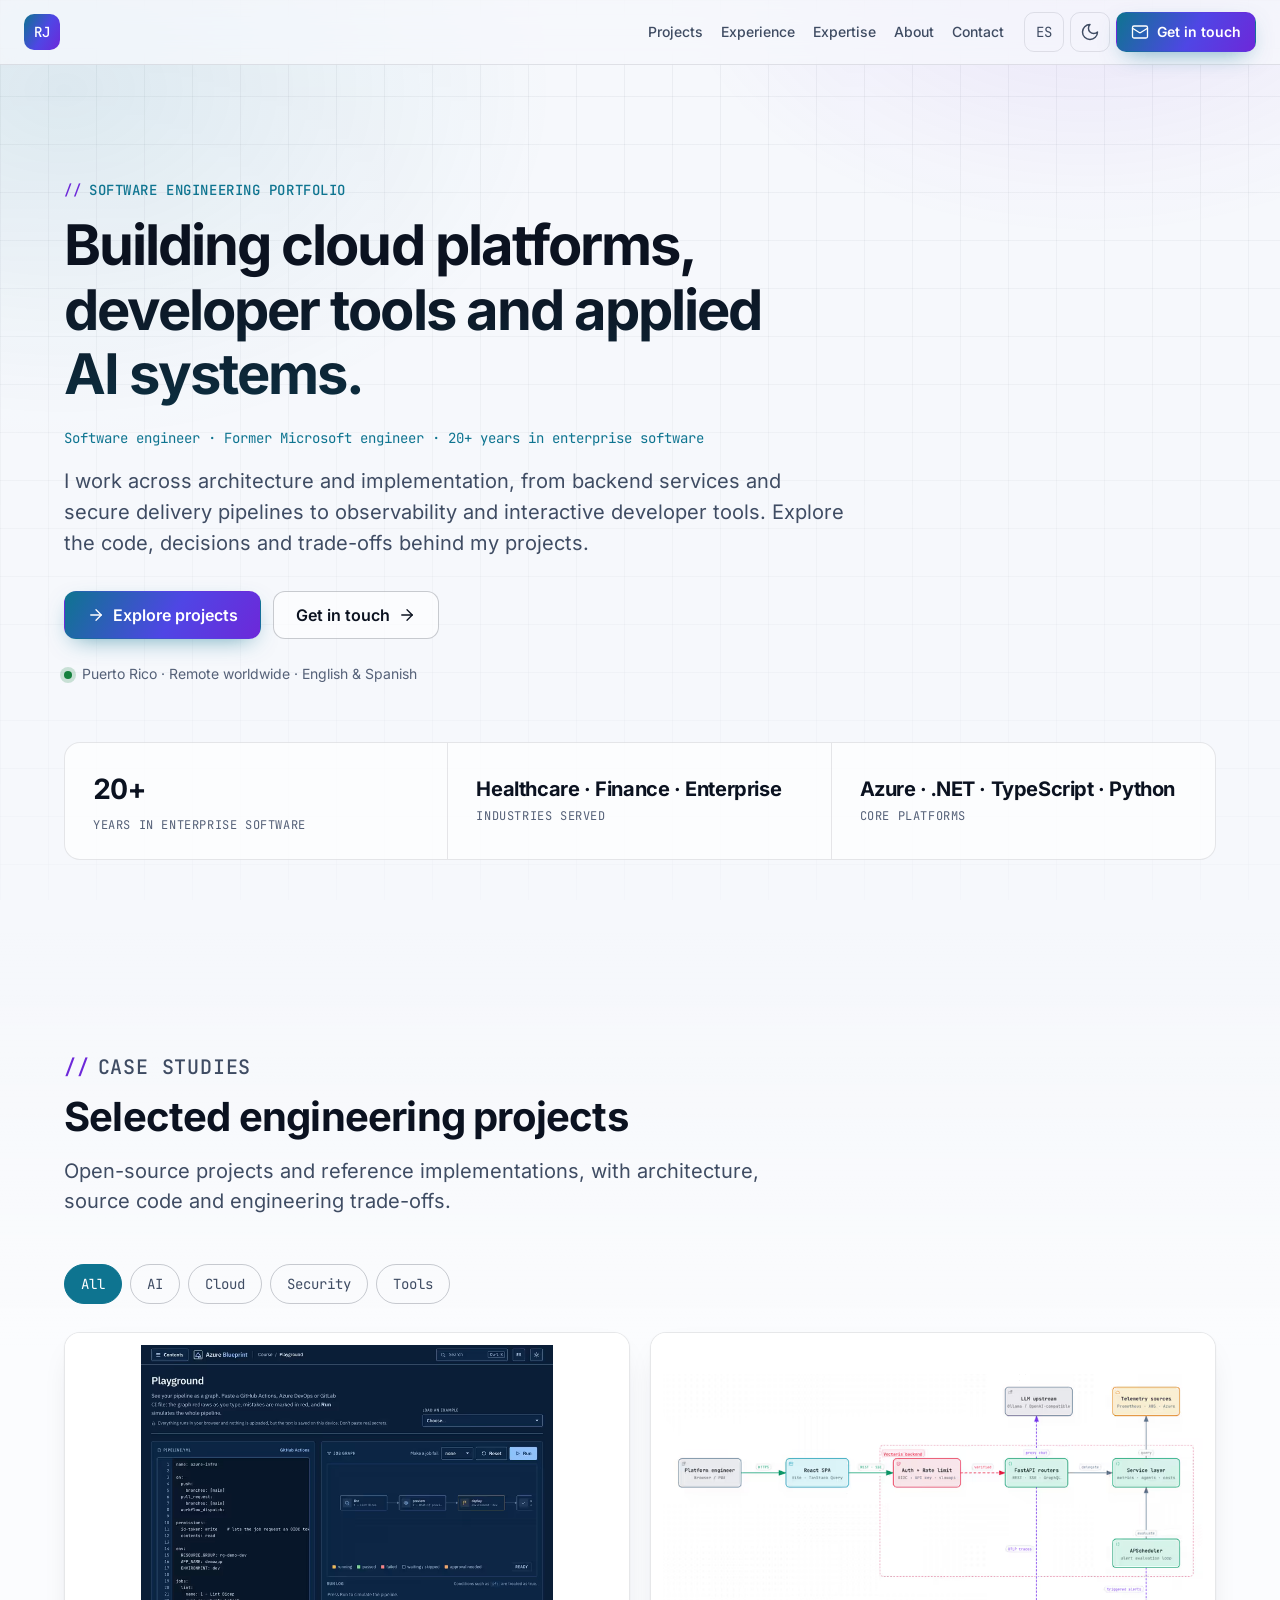
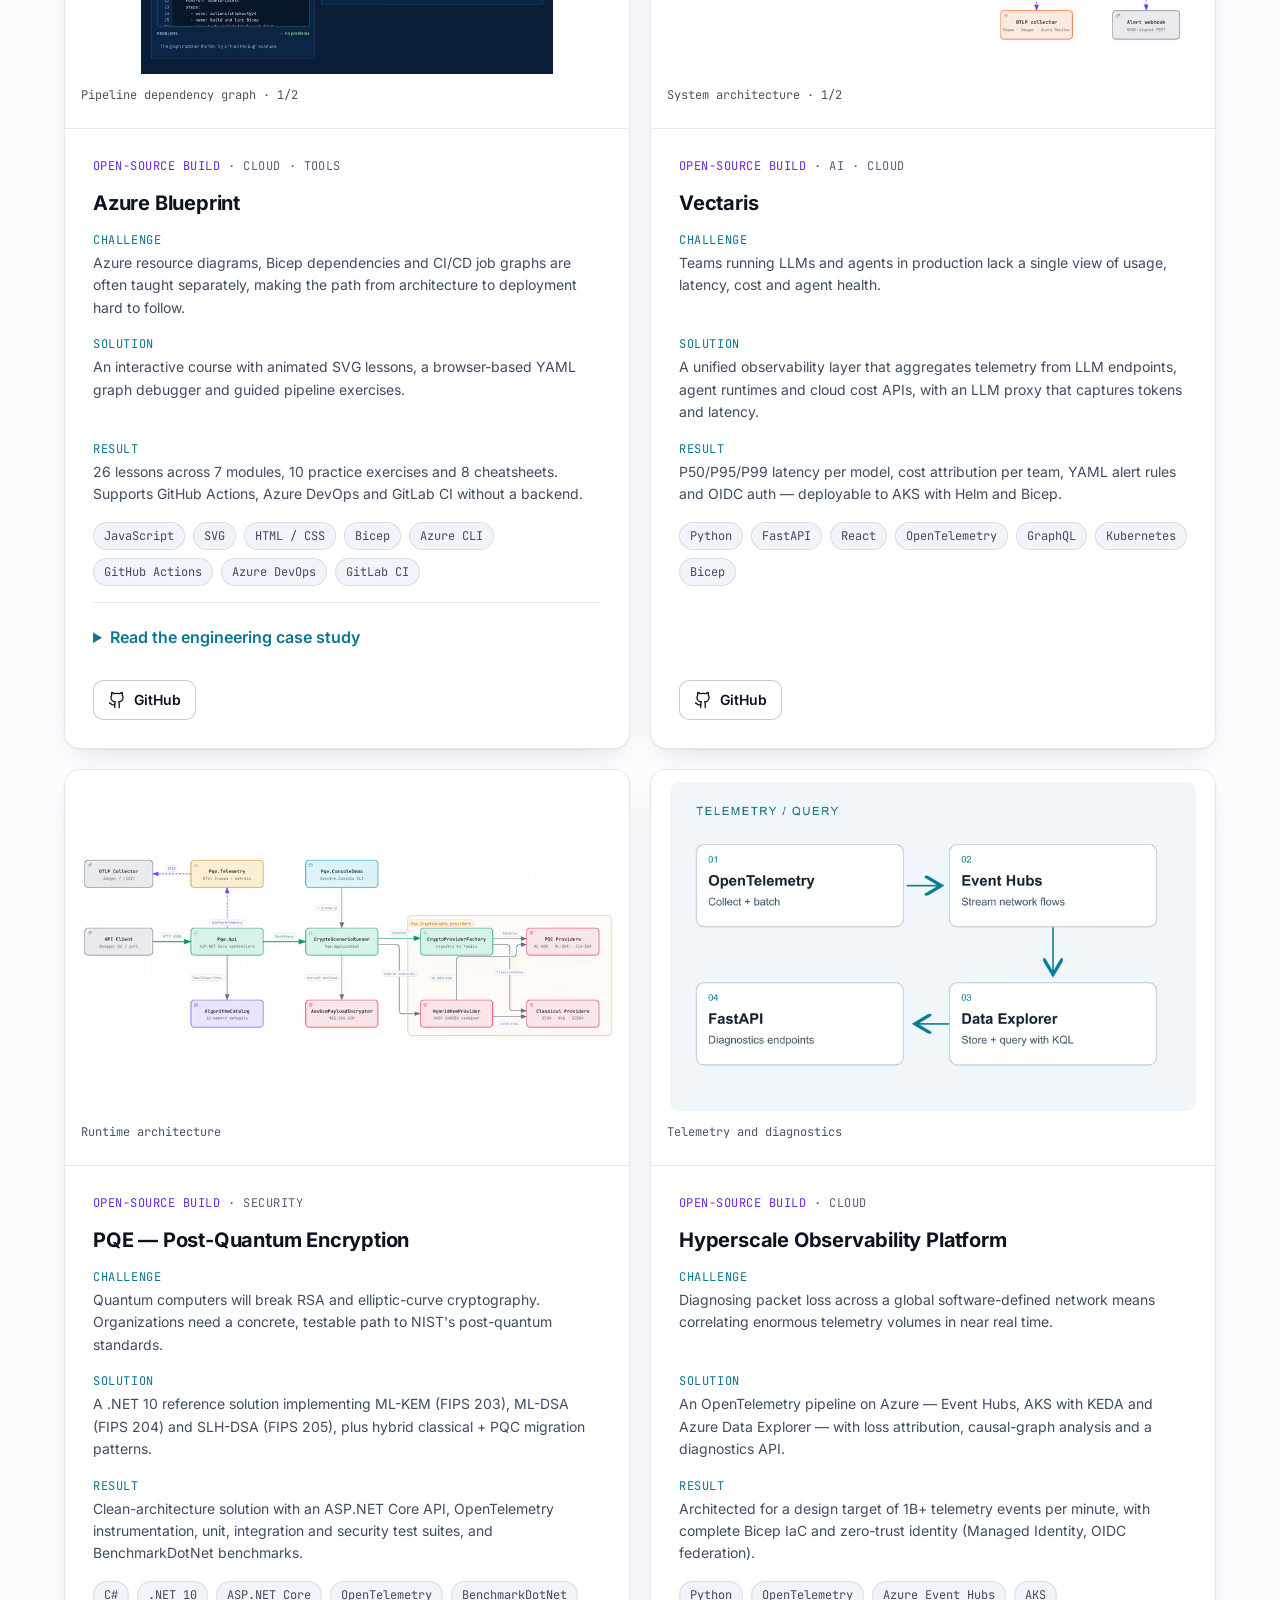
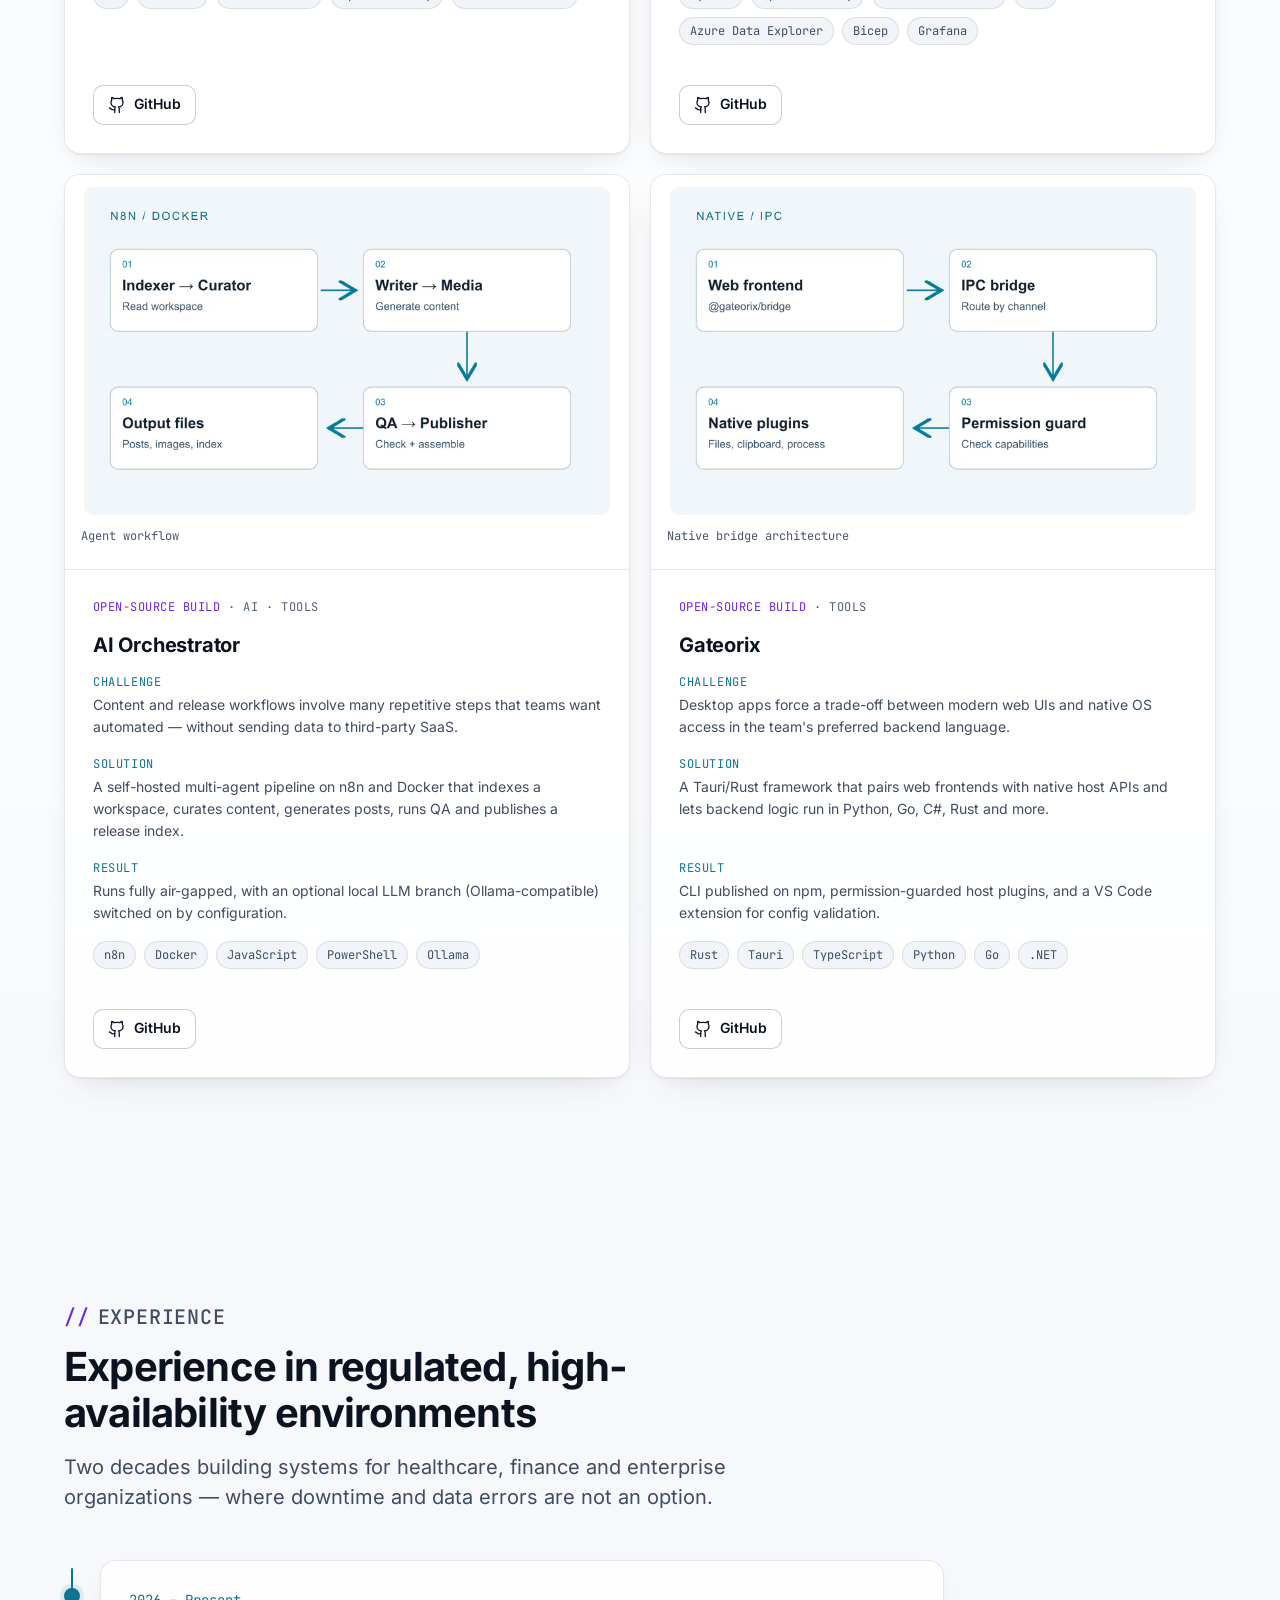
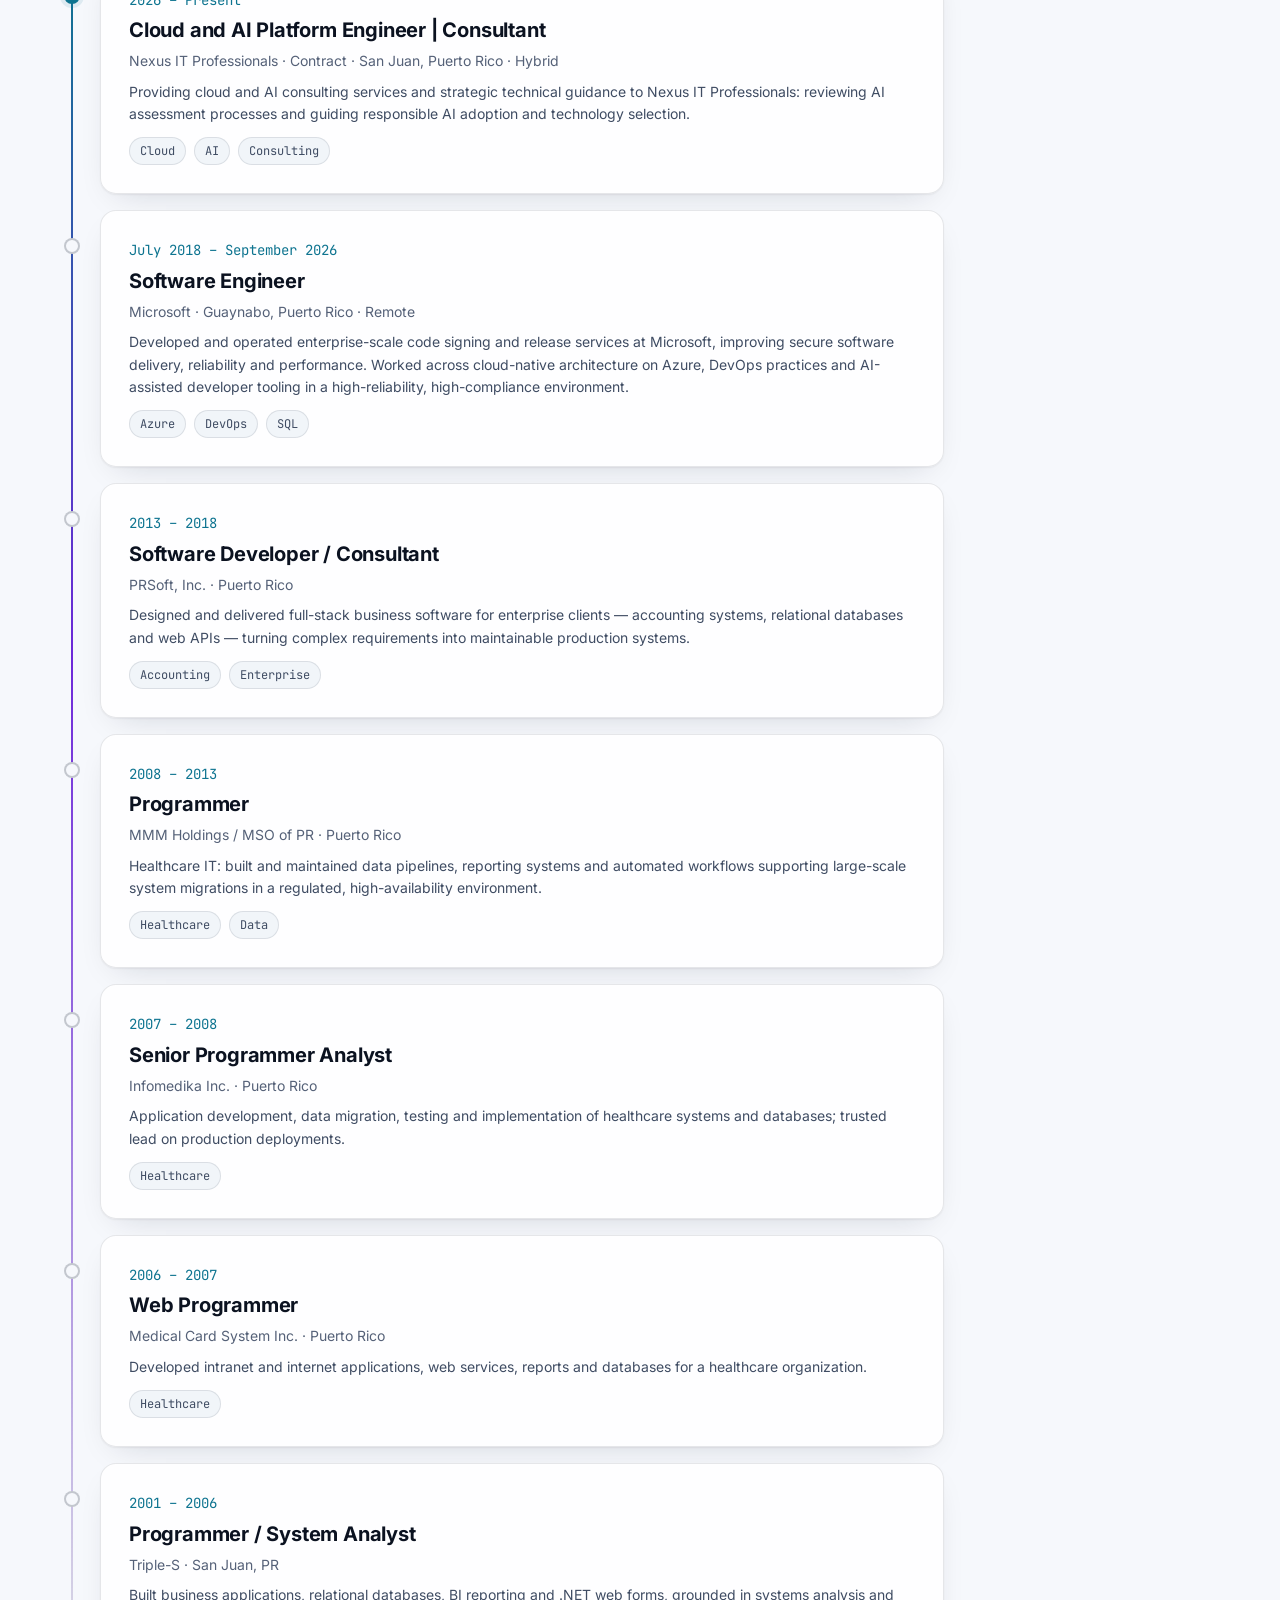
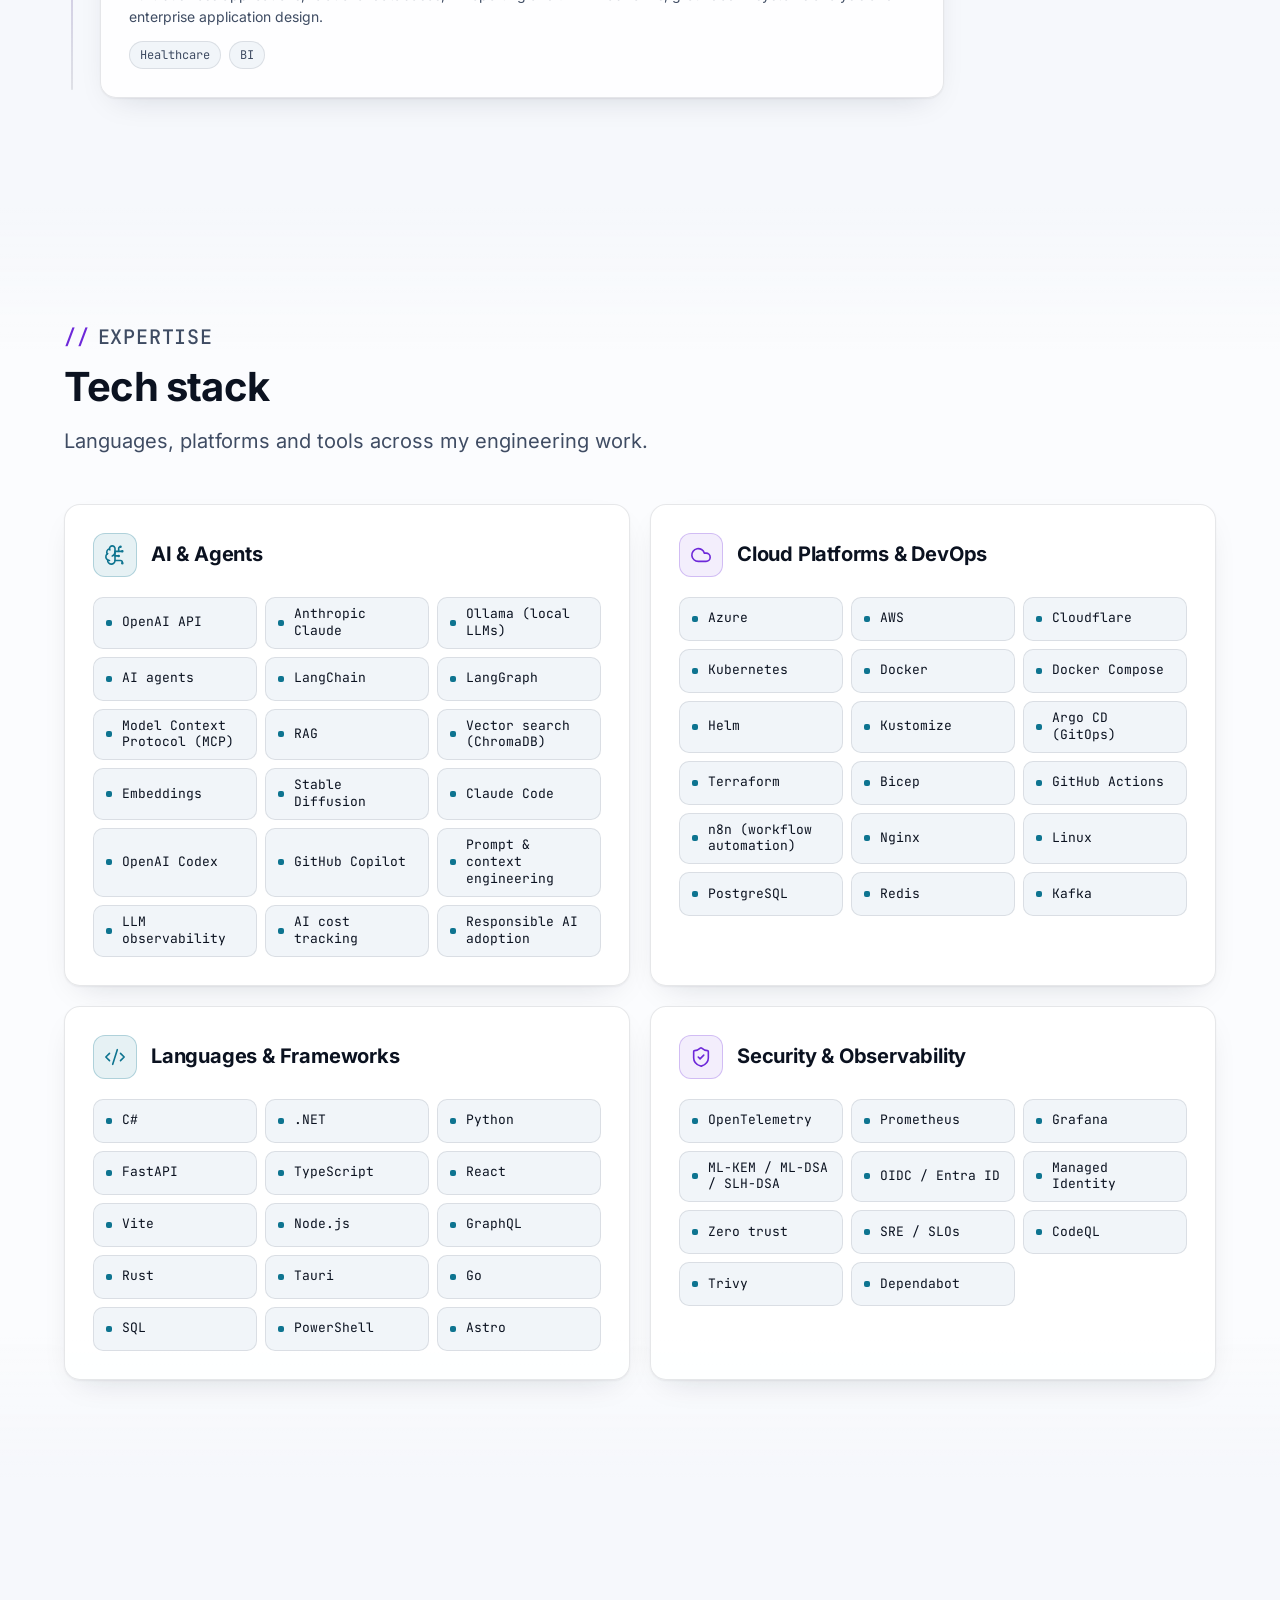
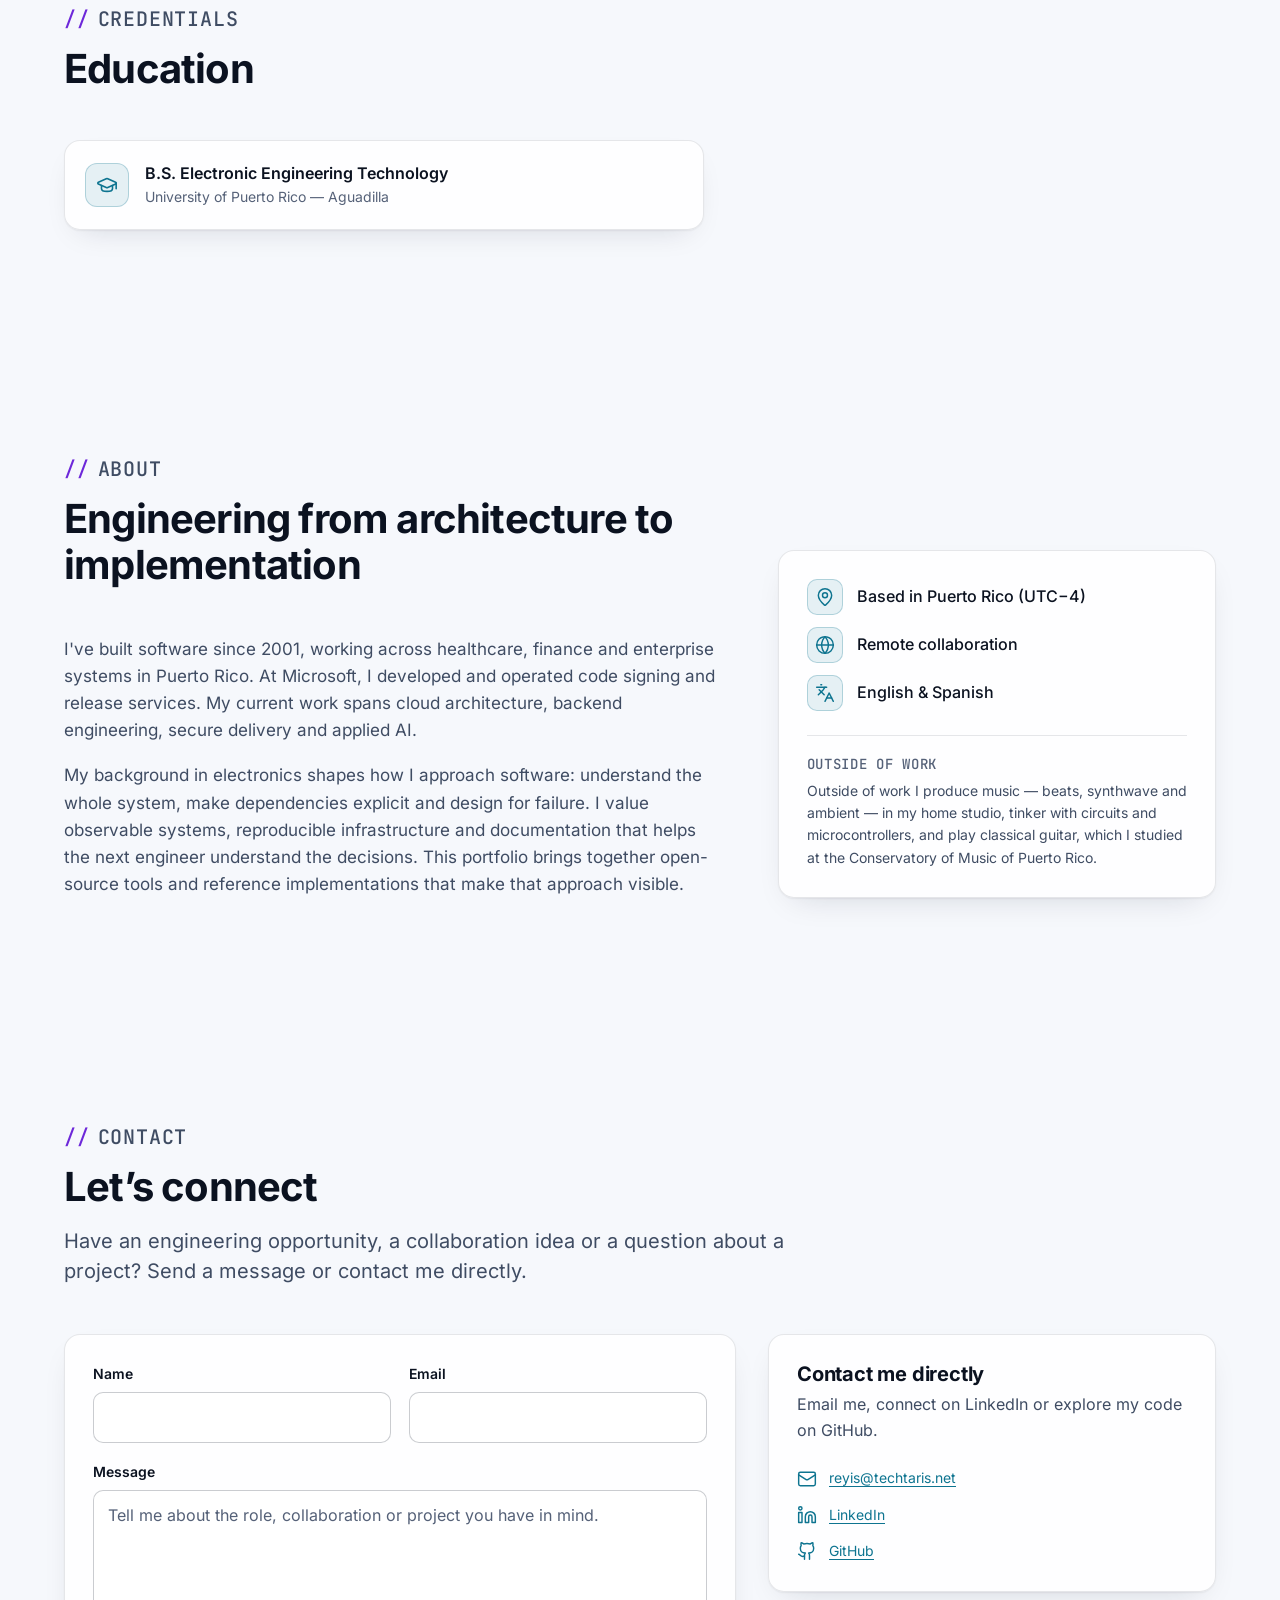
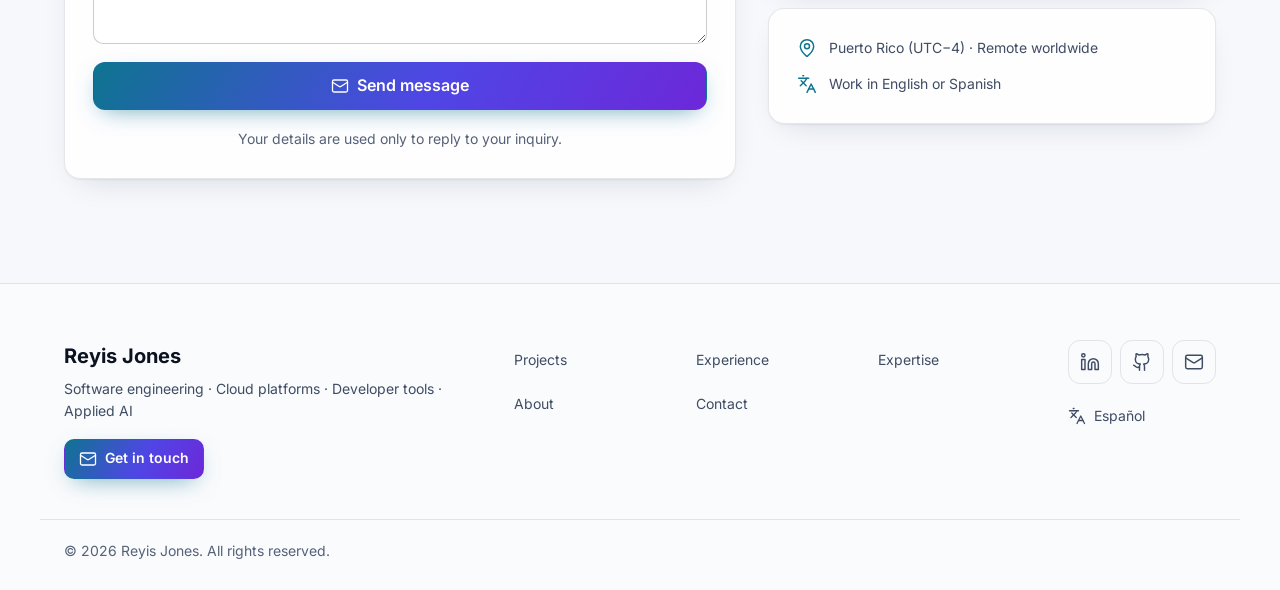
<file: index.html>
<!DOCTYPE html><html lang="en" dir="ltr" data-theme="light"> <head><meta charset="UTF-8"><meta name="viewport" content="width=device-width, initial-scale=1"><title>Reyis Jones — Software Engineer | Cloud, Developer Tools &amp; AI</title><meta name="description" content="Engineering portfolio of Reyis Jones, former Microsoft engineer. Explore cloud platforms, developer tools and applied AI projects, architecture and implementation."><meta name="author" content="Reyis Jones"><link rel="canonical" href="https://reyisjones.github.io/"><link rel="alternate" hreflang="en" href="https://reyisjones.github.io/"><link rel="alternate" hreflang="es" href="https://reyisjones.github.io/es/"><link rel="alternate" hreflang="x-default" href="https://reyisjones.github.io/"><link rel="sitemap" href="/sitemap-index.xml"><link rel="icon" type="image/svg+xml" href="/favicon.svg"><meta name="theme-color" content="#f6f8fc"><link rel="preload" href="/_astro/inter-latin-400-normal.C38fXH4l.woff2" as="font" type="font/woff2" crossorigin><link rel="preload" href="/_astro/inter-latin-700-normal.Yt3aPRUw.woff2" as="font" type="font/woff2" crossorigin><meta property="og:type" content="website"><meta property="og:site_name" content="Reyis Jones"><meta property="og:locale" content="en_US"><meta property="og:locale:alternate" content="es_PR"><meta property="og:url" content="https://reyisjones.github.io/"><meta property="og:title" content="Reyis Jones — Software Engineer | Cloud, Developer Tools &#38; AI"><meta property="og:description" content="Engineering portfolio of Reyis Jones, former Microsoft engineer. Explore cloud platforms, developer tools and applied AI projects, architecture and implementation."><meta property="og:image" content="https://reyisjones.github.io/og-image.png"><meta property="og:image:width" content="1200"><meta property="og:image:height" content="630"><meta property="og:image:alt" content="Reyis Jones — Software Engineer"><meta name="twitter:card" content="summary_large_image"><meta name="twitter:title" content="Reyis Jones — Software Engineer | Cloud, Developer Tools &#38; AI"><meta name="twitter:description" content="Engineering portfolio of Reyis Jones, former Microsoft engineer. Explore cloud platforms, developer tools and applied AI projects, architecture and implementation."><meta name="twitter:image" content="https://reyisjones.github.io/og-image.png"><meta name="twitter:image:alt" content="Reyis Jones — Software Engineer"><script type="application/ld+json">{"@context":"https://schema.org","@graph":[{"@type":"Person","@id":"https://reyisjones.github.io/#person","name":"Reyis Jones","url":"https://reyisjones.github.io","jobTitle":"Software Engineer","description":"Engineering portfolio of Reyis Jones, former Microsoft engineer. Explore cloud platforms, developer tools and applied AI projects, architecture and implementation.","alumniOf":[{"@type":"CollegeOrUniversity","name":"University of Puerto Rico at Aguadilla"},{"@type":"Organization","name":"Microsoft"}],"knowsLanguage":["en","es"],"knowsAbout":["AI agents","Model Context Protocol","Retrieval-augmented generation","Azure","Cloud architecture","DevOps","Infrastructure as code","OpenTelemetry","Site reliability engineering","Post-quantum cryptography",".NET","TypeScript","Python"],"sameAs":["https://github.com/reyisjones","https://www.linkedin.com/in/reyis-nieves-escoriaza"],"email":"mailto:reyis@techtaris.net"},{"@type":"WebSite","@id":"https://reyisjones.github.io/#website","url":"https://reyisjones.github.io","name":"Reyis Jones","inLanguage":"en","publisher":{"@id":"https://reyisjones.github.io/#person"}}]}</script><!-- Theme before paint: light by default (set on <html>); a stored toggle choice wins. --><script>
      (function () {
        var d = document.documentElement;
        d.classList.add("js");
        try {
          var t = localStorage.getItem("theme");
          if (t === "light" || t === "dark") d.setAttribute("data-theme", t);
        } catch (e) {}
      })();
    </script><style>@font-face{font-family:Inter;font-style:normal;font-display:swap;font-weight:400;src:url(/_astro/inter-cyrillic-ext-400-normal.BQZuk6qB.woff2) format("woff2"),url(/_astro/inter-cyrillic-ext-400-normal.DQukG94-.woff) format("woff");unicode-range:U+0460-052F,U+1C80-1C8A,U+20B4,U+2DE0-2DFF,U+A640-A69F,U+FE2E-FE2F}@font-face{font-family:Inter;font-style:normal;font-display:swap;font-weight:400;src:url(/_astro/inter-cyrillic-400-normal.obahsSVq.woff2) format("woff2"),url(/_astro/inter-cyrillic-400-normal.HOLc17fK.woff) format("woff");unicode-range:U+0301,U+0400-045F,U+0490-0491,U+04B0-04B1,U+2116}@font-face{font-family:Inter;font-style:normal;font-display:swap;font-weight:400;src:url(/_astro/inter-greek-ext-400-normal.DGGRlc-M.woff2) format("woff2"),url(/_astro/inter-greek-ext-400-normal.KugGGMne.woff) format("woff");unicode-range:U+1F00-1FFF}@font-face{font-family:Inter;font-style:normal;font-display:swap;font-weight:400;src:url(/_astro/inter-greek-400-normal.B4URO6DV.woff2) format("woff2"),url(/_astro/inter-greek-400-normal.q2sYcFCs.woff) format("woff");unicode-range:U+0370-0377,U+037A-037F,U+0384-038A,U+038C,U+038E-03A1,U+03A3-03FF}@font-face{font-family:Inter;font-style:normal;font-display:swap;font-weight:400;src:url(/_astro/inter-vietnamese-400-normal.DMkecbls.woff2) format("woff2"),url(/_astro/inter-vietnamese-400-normal.Bbgyi5SW.woff) format("woff");unicode-range:U+0102-0103,U+0110-0111,U+0128-0129,U+0168-0169,U+01A0-01A1,U+01AF-01B0,U+0300-0301,U+0303-0304,U+0308-0309,U+0323,U+0329,U+1EA0-1EF9,U+20AB}@font-face{font-family:Inter;font-style:normal;font-display:swap;font-weight:400;src:url(/_astro/inter-latin-ext-400-normal.C1nco2VV.woff2) format("woff2"),url(/_astro/inter-latin-ext-400-normal.77YHD8bZ.woff) format("woff");unicode-range:U+0100-02BA,U+02BD-02C5,U+02C7-02CC,U+02CE-02D7,U+02DD-02FF,U+0304,U+0308,U+0329,U+1D00-1DBF,U+1E00-1E9F,U+1EF2-1EFF,U+2020,U+20A0-20AB,U+20AD-20C0,U+2113,U+2C60-2C7F,U+A720-A7FF}@font-face{font-family:Inter;font-style:normal;font-display:swap;font-weight:400;src:url(/_astro/inter-latin-400-normal.C38fXH4l.woff2) format("woff2"),url(/_astro/inter-latin-400-normal.CyCys3Eg.woff) format("woff");unicode-range:U+0000-00FF,U+0131,U+0152-0153,U+02BB-02BC,U+02C6,U+02DA,U+02DC,U+0304,U+0308,U+0329,U+2000-206F,U+20AC,U+2122,U+2191,U+2193,U+2212,U+2215,U+FEFF,U+FFFD}@font-face{font-family:Inter;font-style:normal;font-display:swap;font-weight:500;src:url(/_astro/inter-cyrillic-ext-500-normal.B0yAr1jD.woff2) format("woff2"),url(/_astro/inter-cyrillic-ext-500-normal.BmqWE9Dz.woff) format("woff");unicode-range:U+0460-052F,U+1C80-1C8A,U+20B4,U+2DE0-2DFF,U+A640-A69F,U+FE2E-FE2F}@font-face{font-family:Inter;font-style:normal;font-display:swap;font-weight:500;src:url(/_astro/inter-cyrillic-500-normal.BasfLYem.woff2) format("woff2"),url(/_astro/inter-cyrillic-500-normal.CxZf_p3X.woff) format("woff");unicode-range:U+0301,U+0400-045F,U+0490-0491,U+04B0-04B1,U+2116}@font-face{font-family:Inter;font-style:normal;font-display:swap;font-weight:500;src:url(/_astro/inter-greek-ext-500-normal.C4iEst2y.woff2) format("woff2"),url(/_astro/inter-greek-ext-500-normal.2j5mBUwD.woff) format("woff");unicode-range:U+1F00-1FFF}@font-face{font-family:Inter;font-style:normal;font-display:swap;font-weight:500;src:url(/_astro/inter-greek-500-normal.BIZE56-Y.woff2) format("woff2"),url(/_astro/inter-greek-500-normal.Xzm54t5V.woff) format("woff");unicode-range:U+0370-0377,U+037A-037F,U+0384-038A,U+038C,U+038E-03A1,U+03A3-03FF}@font-face{font-family:Inter;font-style:normal;font-display:swap;font-weight:500;src:url(/_astro/inter-vietnamese-500-normal.DOriooB6.woff2) format("woff2"),url(/_astro/inter-vietnamese-500-normal.mJboJaSs.woff) format("woff");unicode-range:U+0102-0103,U+0110-0111,U+0128-0129,U+0168-0169,U+01A0-01A1,U+01AF-01B0,U+0300-0301,U+0303-0304,U+0308-0309,U+0323,U+0329,U+1EA0-1EF9,U+20AB}@font-face{font-family:Inter;font-style:normal;font-display:swap;font-weight:500;src:url(/_astro/inter-latin-ext-500-normal.CV4jyFjo.woff2) format("woff2"),url(/_astro/inter-latin-ext-500-normal.BxGbmqWO.woff) format("woff");unicode-range:U+0100-02BA,U+02BD-02C5,U+02C7-02CC,U+02CE-02D7,U+02DD-02FF,U+0304,U+0308,U+0329,U+1D00-1DBF,U+1E00-1E9F,U+1EF2-1EFF,U+2020,U+20A0-20AB,U+20AD-20C0,U+2113,U+2C60-2C7F,U+A720-A7FF}@font-face{font-family:Inter;font-style:normal;font-display:swap;font-weight:500;src:url(/_astro/inter-latin-500-normal.Cerq10X2.woff2) format("woff2"),url(/_astro/inter-latin-500-normal.BL9OpVg8.woff) format("woff");unicode-range:U+0000-00FF,U+0131,U+0152-0153,U+02BB-02BC,U+02C6,U+02DA,U+02DC,U+0304,U+0308,U+0329,U+2000-206F,U+20AC,U+2122,U+2191,U+2193,U+2212,U+2215,U+FEFF,U+FFFD}@font-face{font-family:Inter;font-style:normal;font-display:swap;font-weight:600;src:url(/_astro/inter-cyrillic-ext-600-normal.Dfes3d0z.woff2) format("woff2"),url(/_astro/inter-cyrillic-ext-600-normal.Bcila6Z-.woff) format("woff");unicode-range:U+0460-052F,U+1C80-1C8A,U+20B4,U+2DE0-2DFF,U+A640-A69F,U+FE2E-FE2F}@font-face{font-family:Inter;font-style:normal;font-display:swap;font-weight:600;src:url(/_astro/inter-cyrillic-600-normal.CWCymEST.woff2) format("woff2"),url(/_astro/inter-cyrillic-600-normal.4D_pXhcN.woff) format("woff");unicode-range:U+0301,U+0400-045F,U+0490-0491,U+04B0-04B1,U+2116}@font-face{font-family:Inter;font-style:normal;font-display:swap;font-weight:600;src:url(/_astro/inter-greek-ext-600-normal.DRtmH8MT.woff2) format("woff2"),url(/_astro/inter-greek-ext-600-normal.B8X0CLgF.woff) format("woff");unicode-range:U+1F00-1FFF}@font-face{font-family:Inter;font-style:normal;font-display:swap;font-weight:600;src:url(/_astro/inter-greek-600-normal.plRanbMR.woff2) format("woff2"),url(/_astro/inter-greek-600-normal.BZpKdvQh.woff) format("woff");unicode-range:U+0370-0377,U+037A-037F,U+0384-038A,U+038C,U+038E-03A1,U+03A3-03FF}@font-face{font-family:Inter;font-style:normal;font-display:swap;font-weight:600;src:url(/_astro/inter-vietnamese-600-normal.Cc8MFFhd.woff2) format("woff2"),url(/_astro/inter-vietnamese-600-normal.BuLX-rYi.woff) format("woff");unicode-range:U+0102-0103,U+0110-0111,U+0128-0129,U+0168-0169,U+01A0-01A1,U+01AF-01B0,U+0300-0301,U+0303-0304,U+0308-0309,U+0323,U+0329,U+1EA0-1EF9,U+20AB}@font-face{font-family:Inter;font-style:normal;font-display:swap;font-weight:600;src:url(/_astro/inter-latin-ext-600-normal.D2bJ5OIk.woff2) format("woff2"),url(/_astro/inter-latin-ext-600-normal.CIVaiw4L.woff) format("woff");unicode-range:U+0100-02BA,U+02BD-02C5,U+02C7-02CC,U+02CE-02D7,U+02DD-02FF,U+0304,U+0308,U+0329,U+1D00-1DBF,U+1E00-1E9F,U+1EF2-1EFF,U+2020,U+20A0-20AB,U+20AD-20C0,U+2113,U+2C60-2C7F,U+A720-A7FF}@font-face{font-family:Inter;font-style:normal;font-display:swap;font-weight:600;src:url(/_astro/inter-latin-600-normal.LgqL8muc.woff2) format("woff2"),url(/_astro/inter-latin-600-normal.CiBQ2DWP.woff) format("woff");unicode-range:U+0000-00FF,U+0131,U+0152-0153,U+02BB-02BC,U+02C6,U+02DA,U+02DC,U+0304,U+0308,U+0329,U+2000-206F,U+20AC,U+2122,U+2191,U+2193,U+2212,U+2215,U+FEFF,U+FFFD}@font-face{font-family:Inter;font-style:normal;font-display:swap;font-weight:700;src:url(/_astro/inter-cyrillic-ext-700-normal.BjwYoWNd.woff2) format("woff2"),url(/_astro/inter-cyrillic-ext-700-normal.LO58E6JB.woff) format("woff");unicode-range:U+0460-052F,U+1C80-1C8A,U+20B4,U+2DE0-2DFF,U+A640-A69F,U+FE2E-FE2F}@font-face{font-family:Inter;font-style:normal;font-display:swap;font-weight:700;src:url(/_astro/inter-cyrillic-700-normal.CjBOestx.woff2) format("woff2"),url(/_astro/inter-cyrillic-700-normal.DrXBdSj3.woff) format("woff");unicode-range:U+0301,U+0400-045F,U+0490-0491,U+04B0-04B1,U+2116}@font-face{font-family:Inter;font-style:normal;font-display:swap;font-weight:700;src:url(/_astro/inter-greek-ext-700-normal.qfdV9bQt.woff2) format("woff2"),url(/_astro/inter-greek-ext-700-normal.BoQ6DsYi.woff) format("woff");unicode-range:U+1F00-1FFF}@font-face{font-family:Inter;font-style:normal;font-display:swap;font-weight:700;src:url(/_astro/inter-greek-700-normal.C3JjAnD8.woff2) format("woff2"),url(/_astro/inter-greek-700-normal.BUv2fZ6O.woff) format("woff");unicode-range:U+0370-0377,U+037A-037F,U+0384-038A,U+038C,U+038E-03A1,U+03A3-03FF}@font-face{font-family:Inter;font-style:normal;font-display:swap;font-weight:700;src:url(/_astro/inter-vietnamese-700-normal.DlLaEgI2.woff2) format("woff2"),url(/_astro/inter-vietnamese-700-normal.BZaoP0fm.woff) format("woff");unicode-range:U+0102-0103,U+0110-0111,U+0128-0129,U+0168-0169,U+01A0-01A1,U+01AF-01B0,U+0300-0301,U+0303-0304,U+0308-0309,U+0323,U+0329,U+1EA0-1EF9,U+20AB}@font-face{font-family:Inter;font-style:normal;font-display:swap;font-weight:700;src:url(/_astro/inter-latin-ext-700-normal.Ca8adRJv.woff2) format("woff2"),url(/_astro/inter-latin-ext-700-normal.TidjK2hL.woff) format("woff");unicode-range:U+0100-02BA,U+02BD-02C5,U+02C7-02CC,U+02CE-02D7,U+02DD-02FF,U+0304,U+0308,U+0329,U+1D00-1DBF,U+1E00-1E9F,U+1EF2-1EFF,U+2020,U+20A0-20AB,U+20AD-20C0,U+2113,U+2C60-2C7F,U+A720-A7FF}@font-face{font-family:Inter;font-style:normal;font-display:swap;font-weight:700;src:url(/_astro/inter-latin-700-normal.Yt3aPRUw.woff2) format("woff2"),url(/_astro/inter-latin-700-normal.BLAVimhd.woff) format("woff");unicode-range:U+0000-00FF,U+0131,U+0152-0153,U+02BB-02BC,U+02C6,U+02DA,U+02DC,U+0304,U+0308,U+0329,U+2000-206F,U+20AC,U+2122,U+2191,U+2193,U+2212,U+2215,U+FEFF,U+FFFD}@font-face{font-family:JetBrains Mono;font-style:normal;font-display:swap;font-weight:400;src:url([data-uri]) format("woff2"),url([data-uri]) format("woff");unicode-range:U+0460-052F,U+1C80-1C8A,U+20B4,U+2DE0-2DFF,U+A640-A69F,U+FE2E-FE2F}@font-face{font-family:JetBrains Mono;font-style:normal;font-display:swap;font-weight:400;src:url(/_astro/jetbrains-mono-cyrillic-400-normal.BEIGL1Tu.woff2) format("woff2"),url(/_astro/jetbrains-mono-cyrillic-400-normal.ugxPyKxw.woff) format("woff");unicode-range:U+0301,U+0400-045F,U+0490-0491,U+04B0-04B1,U+2116}@font-face{font-family:JetBrains Mono;font-style:normal;font-display:swap;font-weight:400;src:url(/_astro/jetbrains-mono-greek-400-normal.C190GLew.woff2) format("woff2"),url(/_astro/jetbrains-mono-greek-400-normal.B9oWc5Lo.woff) format("woff");unicode-range:U+0370-0377,U+037A-037F,U+0384-038A,U+038C,U+038E-03A1,U+03A3-03FF}@font-face{font-family:JetBrains Mono;font-style:normal;font-display:swap;font-weight:400;src:url([data-uri]) format("woff2"),url(/_astro/jetbrains-mono-vietnamese-400-normal.CqNFfHCs.woff) format("woff");unicode-range:U+0102-0103,U+0110-0111,U+0128-0129,U+0168-0169,U+01A0-01A1,U+01AF-01B0,U+0300-0301,U+0303-0304,U+0308-0309,U+0323,U+0329,U+1EA0-1EF9,U+20AB}@font-face{font-family:JetBrains Mono;font-style:normal;font-display:swap;font-weight:400;src:url(/_astro/jetbrains-mono-latin-ext-400-normal.Bc8Ftmh3.woff2) format("woff2"),url(/_astro/jetbrains-mono-latin-ext-400-normal.fXTG6kC5.woff) format("woff");unicode-range:U+0100-02BA,U+02BD-02C5,U+02C7-02CC,U+02CE-02D7,U+02DD-02FF,U+0304,U+0308,U+0329,U+1D00-1DBF,U+1E00-1E9F,U+1EF2-1EFF,U+2020,U+20A0-20AB,U+20AD-20C0,U+2113,U+2C60-2C7F,U+A720-A7FF}@font-face{font-family:JetBrains Mono;font-style:normal;font-display:swap;font-weight:400;src:url(/_astro/jetbrains-mono-latin-400-normal.V6pRDFza.woff2) format("woff2"),url(/_astro/jetbrains-mono-latin-400-normal.6-qcROiO.woff) format("woff");unicode-range:U+0000-00FF,U+0131,U+0152-0153,U+02BB-02BC,U+02C6,U+02DA,U+02DC,U+0304,U+0308,U+0329,U+2000-206F,U+20AC,U+2122,U+2191,U+2193,U+2212,U+2215,U+FEFF,U+FFFD}@font-face{font-family:JetBrains Mono;font-style:normal;font-display:swap;font-weight:500;src:url([data-uri]) format("woff2"),url([data-uri]) format("woff");unicode-range:U+0460-052F,U+1C80-1C8A,U+20B4,U+2DE0-2DFF,U+A640-A69F,U+FE2E-FE2F}@font-face{font-family:JetBrains Mono;font-style:normal;font-display:swap;font-weight:500;src:url(/_astro/jetbrains-mono-cyrillic-500-normal.DmUKJPL_.woff2) format("woff2"),url(/_astro/jetbrains-mono-cyrillic-500-normal.DJqRU3vO.woff) format("woff");unicode-range:U+0301,U+0400-045F,U+0490-0491,U+04B0-04B1,U+2116}@font-face{font-family:JetBrains Mono;font-style:normal;font-display:swap;font-weight:500;src:url(/_astro/jetbrains-mono-greek-500-normal.JpySY46c.woff2) format("woff2"),url(/_astro/jetbrains-mono-greek-500-normal.D7SFKleX.woff) format("woff");unicode-range:U+0370-0377,U+037A-037F,U+0384-038A,U+038C,U+038E-03A1,U+03A3-03FF}@font-face{font-family:JetBrains Mono;font-style:normal;font-display:swap;font-weight:500;src:url([data-uri]) format("woff2"),url(/_astro/jetbrains-mono-vietnamese-500-normal.DNRqzVM1.woff) format("woff");unicode-range:U+0102-0103,U+0110-0111,U+0128-0129,U+0168-0169,U+01A0-01A1,U+01AF-01B0,U+0300-0301,U+0303-0304,U+0308-0309,U+0323,U+0329,U+1EA0-1EF9,U+20AB}@font-face{font-family:JetBrains Mono;font-style:normal;font-display:swap;font-weight:500;src:url(/_astro/jetbrains-mono-latin-ext-500-normal.Cut-4mMH.woff2) format("woff2"),url(/_astro/jetbrains-mono-latin-ext-500-normal.ckzbgY84.woff) format("woff");unicode-range:U+0100-02BA,U+02BD-02C5,U+02C7-02CC,U+02CE-02D7,U+02DD-02FF,U+0304,U+0308,U+0329,U+1D00-1DBF,U+1E00-1E9F,U+1EF2-1EFF,U+2020,U+20A0-20AB,U+20AD-20C0,U+2113,U+2C60-2C7F,U+A720-A7FF}@font-face{font-family:JetBrains Mono;font-style:normal;font-display:swap;font-weight:500;src:url(/_astro/jetbrains-mono-latin-500-normal.BWZEU5yA.woff2) format("woff2"),url(/_astro/jetbrains-mono-latin-500-normal.CJOVTJB7.woff) format("woff");unicode-range:U+0000-00FF,U+0131,U+0152-0153,U+02BB-02BC,U+02C6,U+02DA,U+02DC,U+0304,U+0308,U+0329,U+2000-206F,U+20AC,U+2122,U+2191,U+2193,U+2212,U+2215,U+FEFF,U+FFFD}:root{color-scheme:dark;--bg: #070b14;--bg-elev: #0b1220;--surface: #0f172a;--surface-2: #131d33;--border: rgba(148, 163, 184, .14);--border-strong: rgba(148, 163, 184, .3);--text: #e6edf7;--text-muted: #a8b5c8;--text-subtle: #8b98ad;--accent: #22d3ee;--accent-strong: #67e8f9;--accent-soft: rgba(34, 211, 238, .12);--on-accent: #041018;--violet: #a78bfa;--violet-soft: rgba(167, 139, 250, .14);--gradient: linear-gradient(120deg, #22d3ee 0%, #818cf8 55%, #a78bfa 100%);--grid-line: rgba(148, 163, 184, .06);--glow-1: rgba(34, 211, 238, .16);--glow-2: rgba(139, 92, 246, .16);--shadow: 0 1px 2px rgba(0, 0, 0, .4), 0 12px 32px -12px rgba(0, 0, 0, .6);--shadow-hover: 0 1px 2px rgba(0, 0, 0, .4), 0 24px 48px -16px rgba(34, 211, 238, .22);--header-bg: rgba(7, 11, 20, .72);--placeholder: #fbbf24;--success: #4ade80;--danger: #f87171;--fs-14: .875rem;--fs-16: 1rem;--fs-20: 1.25rem;--fs-28: 1.75rem;--fs-40: 2.5rem;--fs-56: 3.5rem;--font-sans: "Inter", ui-sans-serif, system-ui, -apple-system, "Segoe UI", Roboto, sans-serif;--font-mono: "JetBrains Mono", ui-monospace, SFMono-Regular, Menlo, Consolas, monospace;--container: 1200px;--gutter: 16px;--radius: 16px;--radius-sm: 10px;--header-h: 64px;--ease: cubic-bezier(.22, 1, .36, 1)}@media (min-width: 768px){:root{--gutter: 24px}}@media (prefers-color-scheme: light){:root:not([data-theme=dark]){color-scheme:light;--bg: #f6f8fc;--bg-elev: #ffffff;--surface: #ffffff;--surface-2: #f1f5f9;--border: rgba(15, 23, 42, .1);--border-strong: rgba(15, 23, 42, .22);--text: #0b1220;--text-muted: #3f4c63;--text-subtle: #556178;--accent: #0e7490;--accent-strong: #155e75;--accent-soft: rgba(14, 116, 144, .1);--on-accent: #ffffff;--violet: #6d28d9;--violet-soft: rgba(109, 40, 217, .08);--gradient: linear-gradient(120deg, #0e7490 0%, #4f46e5 55%, #6d28d9 100%);--grid-line: rgba(15, 23, 42, .05);--glow-1: rgba(14, 116, 144, .12);--glow-2: rgba(109, 40, 217, .1);--shadow: 0 1px 2px rgba(15, 23, 42, .06), 0 12px 32px -16px rgba(15, 23, 42, .18);--shadow-hover: 0 1px 2px rgba(15, 23, 42, .06), 0 24px 48px -20px rgba(14, 116, 144, .35);--header-bg: rgba(246, 248, 252, .78);--placeholder: #92400e;--success: #15803d;--danger: #b91c1c}}:root[data-theme=light]{color-scheme:light;--bg: #f6f8fc;--bg-elev: #ffffff;--surface: #ffffff;--surface-2: #f1f5f9;--border: rgba(15, 23, 42, .1);--border-strong: rgba(15, 23, 42, .22);--text: #0b1220;--text-muted: #3f4c63;--text-subtle: #556178;--accent: #0e7490;--accent-strong: #155e75;--accent-soft: rgba(14, 116, 144, .1);--on-accent: #ffffff;--violet: #6d28d9;--violet-soft: rgba(109, 40, 217, .08);--gradient: linear-gradient(120deg, #0e7490 0%, #4f46e5 55%, #6d28d9 100%);--grid-line: rgba(15, 23, 42, .05);--glow-1: rgba(14, 116, 144, .12);--glow-2: rgba(109, 40, 217, .1);--shadow: 0 1px 2px rgba(15, 23, 42, .06), 0 12px 32px -16px rgba(15, 23, 42, .18);--shadow-hover: 0 1px 2px rgba(15, 23, 42, .06), 0 24px 48px -20px rgba(14, 116, 144, .35);--header-bg: rgba(246, 248, 252, .78);--placeholder: #92400e;--success: #15803d;--danger: #b91c1c}*,*:before,*:after{box-sizing:border-box}html{-webkit-text-size-adjust:100%;scroll-padding-top:calc(var(--header-h) + 16px)}@media (prefers-reduced-motion: no-preference){html{scroll-behavior:smooth}}body{margin:0;background:var(--bg);color:var(--text);font-family:var(--font-sans);font-size:var(--fs-16);line-height:1.6;-webkit-font-smoothing:antialiased;-moz-osx-font-smoothing:grayscale;overflow-x:clip;text-rendering:optimizeLegibility}h1,h2,h3,h4{line-height:1.15;letter-spacing:-.02em;margin:0;font-weight:700}h1{font-size:clamp(var(--fs-40),6vw,var(--fs-56));letter-spacing:-.035em}h2{font-size:clamp(var(--fs-28),4vw,var(--fs-40))}h3{font-size:var(--fs-20);letter-spacing:-.01em}p{margin:0}ul,ol{margin:0;padding:0}img,svg{display:block;max-width:100%}a{color:var(--accent);text-decoration-thickness:1px;text-underline-offset:3px}a:hover{color:var(--accent-strong)}button,input,select,textarea{font:inherit;color:inherit}::selection{background:var(--accent);color:var(--on-accent)}:focus-visible{outline:2px solid var(--accent);outline-offset:3px;border-radius:6px}.sr-only{position:absolute!important;width:1px;height:1px;padding:0;margin:-1px;overflow:hidden;clip:rect(0,0,0,0);white-space:nowrap;border:0}.skip-link{position:fixed;top:8px;left:8px;z-index:100;padding:10px 16px;border-radius:var(--radius-sm);background:var(--accent);color:var(--on-accent);font-weight:600;transform:translateY(-160%);transition:transform .2s var(--ease)}.skip-link:focus{transform:none;color:var(--on-accent)}.bg-tech{position:fixed;inset:0;z-index:-1;pointer-events:none;background:radial-gradient(600px 400px at 85% -5%,var(--glow-2),transparent 70%),radial-gradient(700px 500px at 5% 10%,var(--glow-1),transparent 70%),linear-gradient(var(--grid-line) 1px,transparent 1px) 0 0 / 48px 48px,linear-gradient(90deg,var(--grid-line) 1px,transparent 1px) 0 0 / 48px 48px;mask-image:linear-gradient(to bottom,#000,#0000008c 60%,#00000040)}.container{width:100%;max-width:var(--container);margin-inline:auto;padding-inline:var(--gutter)}.section{padding-block:72px}@media (min-width: 768px){.section{padding-block:104px}}.section--alt{background:linear-gradient(to bottom,transparent,color-mix(in srgb,var(--surface) 55%,transparent) 12%,color-mix(in srgb,var(--surface) 55%,transparent) 88%,transparent)}.section-head{max-width:720px;margin-bottom:48px}.section-head--center{margin-inline:auto;text-align:center}.section-head p{margin-top:16px;color:var(--text-muted);font-size:var(--fs-20);line-height:1.5}@media (max-width: 767px){.section-head p{font-size:var(--fs-16)}}.kicker{display:inline-flex;align-items:center;gap:8px;margin-bottom:12px;font-family:var(--font-mono);font-size:var(--fs-14);font-weight:500;letter-spacing:.04em;text-transform:uppercase;color:var(--accent)}.kicker:before{content:"//";color:var(--violet)}.grid{display:grid;gap:20px}@media (min-width: 768px){.grid--2,.grid--3,.grid--4{grid-template-columns:repeat(2,minmax(0,1fr))}}@media (min-width: 1024px){.grid--3{grid-template-columns:repeat(3,minmax(0,1fr))}.grid--4{grid-template-columns:repeat(4,minmax(0,1fr))}}.card{position:relative;background:color-mix(in srgb,var(--surface) 82%,transparent);border:1px solid var(--border);border-radius:var(--radius);padding:24px;box-shadow:var(--shadow);transition:transform .35s var(--ease),box-shadow .35s var(--ease),border-color .35s var(--ease)}@media (min-width: 768px){.card{padding:28px}}.card--lift:hover{border-color:var(--border-strong);box-shadow:var(--shadow-hover)}@media (prefers-reduced-motion: no-preference){.card--lift:hover{transform:translateY(-4px)}}.icon-badge{display:inline-grid;place-items:center;width:44px;height:44px;border-radius:12px;background:var(--accent-soft);color:var(--accent);border:1px solid color-mix(in srgb,var(--accent) 25%,transparent);flex-shrink:0}.icon-badge--violet{background:var(--violet-soft);color:var(--violet);border-color:color-mix(in srgb,var(--violet) 25%,transparent)}.pill{display:inline-flex;align-items:center;padding:4px 10px;border-radius:999px;border:1px solid var(--border);background:var(--surface-2);color:var(--text-muted);font-family:var(--font-mono);font-size:.75rem;line-height:1.5;white-space:nowrap}.pill-list{display:flex;flex-wrap:wrap;gap:8px;list-style:none}.btn{display:inline-flex;align-items:center;justify-content:center;gap:8px;min-height:48px;padding:12px 22px;border-radius:12px;border:1px solid transparent;font-size:var(--fs-16);font-weight:600;line-height:1.2;text-decoration:none;cursor:pointer;transition:transform .2s var(--ease),box-shadow .25s var(--ease),background-color .25s,border-color .25s,color .25s}.btn svg{width:18px;height:18px}.btn--primary{background:var(--gradient);color:var(--on-accent);box-shadow:0 8px 24px -10px color-mix(in srgb,var(--accent) 70%,transparent)}.btn--primary:hover{color:var(--on-accent);box-shadow:0 12px 32px -10px color-mix(in srgb,var(--accent) 85%,transparent)}.btn--ghost{background:color-mix(in srgb,var(--surface) 60%,transparent);border-color:var(--border-strong);color:var(--text)}.btn--ghost:hover{border-color:var(--accent);color:var(--accent)}.btn--sm{min-height:40px;padding:8px 14px;font-size:var(--fs-14);border-radius:10px}@media (prefers-reduced-motion: no-preference){.btn:active{transform:scale(.98)}}.placeholder-mark{color:var(--placeholder);font-family:var(--font-mono);font-size:.9em}.check-list{list-style:none;display:grid;gap:10px}.check-list li{display:flex;gap:10px;align-items:flex-start;color:var(--text-muted)}.check-list svg{width:18px;height:18px;margin-top:3px;color:var(--accent);flex-shrink:0}@media (prefers-reduced-motion: no-preference){.js [data-reveal]{opacity:0;transform:translateY(16px);transition:opacity .7s var(--ease),transform .7s var(--ease);transition-delay:var(--reveal-delay, 0ms)}.js [data-reveal].is-visible{opacity:1;transform:none}}
.site-header[data-astro-cid-gfykqide]{position:sticky;top:0;z-index:50;background:var(--header-bg);backdrop-filter:saturate(160%) blur(14px);-webkit-backdrop-filter:saturate(160%) blur(14px);border-bottom:1px solid var(--border)}.bar[data-astro-cid-gfykqide]{display:flex;align-items:center;gap:12px;height:var(--header-h)}.brand[data-astro-cid-gfykqide]{display:inline-flex;align-items:center;gap:10px;color:var(--text);text-decoration:none;font-weight:700;letter-spacing:-.01em;margin-right:auto;min-width:0}.brand-mark[data-astro-cid-gfykqide]{display:grid;place-items:center;width:36px;height:36px;border-radius:10px;background:var(--gradient);color:var(--on-accent);font-family:var(--font-mono);font-size:var(--fs-14);font-weight:500;flex-shrink:0}.brand-name[data-astro-cid-gfykqide]{white-space:nowrap}@media (max-width: 479px){.brand-name[data-astro-cid-gfykqide]{position:absolute;width:1px;height:1px;overflow:hidden;clip:rect(0 0 0 0);white-space:nowrap}}.nav-desktop[data-astro-cid-gfykqide]{display:none}.nav-desktop[data-astro-cid-gfykqide] ul[data-astro-cid-gfykqide]{display:flex;gap:2px;list-style:none}.nav-desktop[data-astro-cid-gfykqide] a[data-astro-cid-gfykqide],.nav-mobile[data-astro-cid-gfykqide] a[data-astro-cid-gfykqide]{position:relative;display:inline-flex;align-items:center;gap:8px;color:var(--text-muted);text-decoration:none;font-size:var(--fs-14);font-weight:500;padding:8px 10px;border-radius:8px;transition:color .2s,background-color .2s}.nav-desktop[data-astro-cid-gfykqide] a[data-astro-cid-gfykqide]:hover,.nav-mobile[data-astro-cid-gfykqide] a[data-astro-cid-gfykqide]:hover{color:var(--text);background:var(--surface-2)}.nav-desktop[data-astro-cid-gfykqide] a[data-astro-cid-gfykqide][aria-current=true],.nav-mobile[data-astro-cid-gfykqide] a[data-astro-cid-gfykqide][aria-current=true]{color:var(--accent)}.nav-desktop[data-astro-cid-gfykqide] a[data-astro-cid-gfykqide][aria-current=true]:after{content:"";position:absolute;left:10px;right:10px;bottom:2px;height:2px;border-radius:2px;background:var(--gradient)}.actions[data-astro-cid-gfykqide]{display:flex;align-items:center;gap:6px;flex-shrink:0}.icon-btn[data-astro-cid-gfykqide]{display:inline-grid;place-items:center;width:40px;height:40px;border-radius:10px;border:1px solid var(--border);background:transparent;color:var(--text-muted);cursor:pointer;transition:color .2s,border-color .2s}.icon-btn[data-astro-cid-gfykqide]:hover{color:var(--accent);border-color:var(--border-strong)}.lang-switch[data-astro-cid-gfykqide]{display:inline-grid;place-items:center;min-width:40px;height:40px;padding-inline:8px;border-radius:10px;border:1px solid var(--border);color:var(--text-muted);font-family:var(--font-mono);font-size:var(--fs-14);text-decoration:none}.lang-switch[data-astro-cid-gfykqide]:hover{color:var(--accent);border-color:var(--border-strong)}@media (max-width: 419px){.lang-switch[data-astro-cid-gfykqide]{display:none}}@media (max-width: 359px){.book-btn[data-astro-cid-gfykqide] span[data-astro-cid-gfykqide]{display:none}}.theme-toggle[data-astro-cid-gfykqide] .i-moon{display:none}@media (prefers-color-scheme: light){:root:not([data-theme=dark]) .theme-toggle[data-astro-cid-gfykqide] .i-sun{display:none}:root:not([data-theme=dark]) .theme-toggle[data-astro-cid-gfykqide] .i-moon{display:block}}:root[data-theme=light] .theme-toggle[data-astro-cid-gfykqide] .i-sun{display:none}:root[data-theme=light] .theme-toggle[data-astro-cid-gfykqide] .i-moon{display:block}.menu-btn[data-astro-cid-gfykqide] .i-close{display:none}.menu-btn[data-astro-cid-gfykqide][aria-expanded=true] .i-close{display:block}.menu-btn[data-astro-cid-gfykqide][aria-expanded=true] .i-menu{display:none}.nav-mobile[data-astro-cid-gfykqide]{border-top:1px solid var(--border);max-height:calc(100dvh - var(--header-h));overflow-y:auto}.nav-mobile[data-astro-cid-gfykqide] ul[data-astro-cid-gfykqide]{list-style:none;display:grid;padding-block:12px 20px}.nav-mobile[data-astro-cid-gfykqide] a[data-astro-cid-gfykqide]{width:100%;font-size:var(--fs-16);padding:12px}.nav-desktop[data-astro-cid-gfykqide] a[data-astro-cid-gfykqide]{white-space:nowrap}.brand[data-astro-cid-gfykqide]{flex-shrink:0}@media (min-width: 1200px){.bar[data-astro-cid-gfykqide]{max-width:1440px}.nav-desktop[data-astro-cid-gfykqide]{display:block}.menu-btn[data-astro-cid-gfykqide],.nav-mobile[data-astro-cid-gfykqide]{display:none!important}}@media (min-width: 1200px) and (max-width: 1399px){.brand-name[data-astro-cid-gfykqide]{position:absolute;width:1px;height:1px;overflow:hidden;clip:rect(0 0 0 0);white-space:nowrap}.nav-desktop[data-astro-cid-gfykqide] a[data-astro-cid-gfykqide]{padding-inline:8px}}.hero[data-astro-cid-anhloy43]{padding-block:56px 48px}@media (min-width: 768px){.hero[data-astro-cid-anhloy43]{padding-block:112px 72px}}.hero-copy[data-astro-cid-anhloy43]{max-width:880px}h1[data-astro-cid-anhloy43]{max-width:20ch;background:linear-gradient(180deg,var(--text) 30%,color-mix(in srgb,var(--text) 72%,var(--accent)));-webkit-background-clip:text;background-clip:text;color:transparent}.hero-sub[data-astro-cid-anhloy43]{margin-top:20px;font-family:var(--font-mono);font-size:var(--fs-14);color:var(--accent);line-height:1.7}.hero-lead[data-astro-cid-anhloy43]{margin-top:16px;max-width:60ch;font-size:var(--fs-20);line-height:1.55;color:var(--text-muted)}@media (max-width: 767px){.hero-lead[data-astro-cid-anhloy43]{font-size:var(--fs-16)}}.hero-ctas[data-astro-cid-anhloy43]{display:flex;flex-wrap:wrap;gap:12px;margin-top:32px}@media (max-width: 479px){.hero-ctas[data-astro-cid-anhloy43] .btn[data-astro-cid-anhloy43]{width:100%}}.hero-availability[data-astro-cid-anhloy43]{display:flex;align-items:center;gap:10px;margin-top:24px;font-size:var(--fs-14);color:var(--text-subtle)}.dot[data-astro-cid-anhloy43]{width:8px;height:8px;border-radius:50%;background:var(--success);box-shadow:0 0 0 4px color-mix(in srgb,var(--success) 20%,transparent);flex-shrink:0}.trust[data-astro-cid-anhloy43]{list-style:none;display:grid;margin-top:56px;border:1px solid var(--border);border-radius:var(--radius);background:color-mix(in srgb,var(--surface) 70%,transparent);overflow:hidden}@media (min-width: 768px){.trust[data-astro-cid-anhloy43]{grid-template-columns:repeat(3,minmax(0,1fr))}}.trust[data-astro-cid-anhloy43] li[data-astro-cid-anhloy43]{display:grid;align-content:center;gap:4px;padding:20px;border-bottom:1px solid var(--border);min-width:0}.trust[data-astro-cid-anhloy43] li[data-astro-cid-anhloy43]:last-child{border-bottom:0}@media (min-width: 768px){.trust[data-astro-cid-anhloy43] li[data-astro-cid-anhloy43]{border-bottom:0;border-right:1px solid var(--border);padding:24px 28px}.trust[data-astro-cid-anhloy43] li[data-astro-cid-anhloy43]:last-child{border-right:0}}.trust-value[data-astro-cid-anhloy43]{font-size:var(--fs-28);font-weight:700;letter-spacing:-.02em;color:var(--text);font-variant-numeric:tabular-nums}.trust-value--sm[data-astro-cid-anhloy43]{font-size:var(--fs-20);line-height:1.4}.trust-label[data-astro-cid-anhloy43]{font-family:var(--font-mono);font-size:.75rem;text-transform:uppercase;letter-spacing:.05em;color:var(--text-subtle)}.case[data-astro-cid-rr5fq25r]{scroll-margin-top:100px}.case-detail[data-astro-cid-rr5fq25r]{border-top:1px solid var(--border);padding-top:12px}.case-detail[data-astro-cid-rr5fq25r] summary[data-astro-cid-rr5fq25r]{cursor:pointer;color:var(--accent);font-weight:600;padding:10px 0;min-height:44px}.case-detail[data-astro-cid-rr5fq25r] summary[data-astro-cid-rr5fq25r]:focus-visible{outline:2px solid var(--accent);outline-offset:4px}.detail-content[data-astro-cid-rr5fq25r]{display:grid;gap:20px;padding:12px 0}.detail-content[data-astro-cid-rr5fq25r] h4[data-astro-cid-rr5fq25r]{font-size:1rem;margin-bottom:6px}.detail-content[data-astro-cid-rr5fq25r] p[data-astro-cid-rr5fq25r]{color:var(--text-muted);font-size:var(--fs-14);overflow-wrap:anywhere}.filters[data-astro-cid-rr5fq25r]{display:flex;flex-wrap:wrap;gap:8px;margin-bottom:28px}html:not(.js) .filters[data-astro-cid-rr5fq25r]{display:none}.filter[data-astro-cid-rr5fq25r]{min-height:40px;padding:8px 16px;border-radius:999px;border:1px solid var(--border-strong);background:transparent;color:var(--text-muted);font-family:var(--font-mono);font-size:var(--fs-14);cursor:pointer;transition:all .2s}.filter[data-astro-cid-rr5fq25r]:hover{color:var(--text);border-color:var(--accent)}.filter[data-astro-cid-rr5fq25r][aria-pressed=true]{background:var(--accent);border-color:var(--accent);color:var(--on-accent)}.cases[data-astro-cid-rr5fq25r]{list-style:none;display:grid;align-items:stretch;gap:20px}@media (min-width: 900px){.cases[data-astro-cid-rr5fq25r]{grid-template-columns:repeat(2,minmax(0,1fr))}}.case[data-astro-cid-rr5fq25r]{display:flex;flex-direction:column;padding:0;overflow:hidden}.case[data-astro-cid-rr5fq25r][hidden]{display:none}.media[data-astro-cid-rr5fq25r]{min-width:0;border-bottom:1px solid var(--border);background:var(--surface-2)}.media[data-astro-cid-rr5fq25r]:has(.gallery){aspect-ratio:auto;background:#fff}.gallery[data-astro-cid-rr5fq25r]{display:flex;overflow-x:auto;scroll-snap-type:x mandatory;scrollbar-width:thin}.shot[data-astro-cid-rr5fq25r]{flex:0 0 100%;scroll-snap-align:start;margin:0}.shot-link[data-astro-cid-rr5fq25r]{display:block;aspect-ratio:16 / 10;padding:12px}.shot[data-astro-cid-rr5fq25r] picture,.shot[data-astro-cid-rr5fq25r] img{display:block;width:100%;height:100%;object-fit:contain}.shot[data-astro-cid-rr5fq25r] figcaption[data-astro-cid-rr5fq25r],.media-caption[data-astro-cid-rr5fq25r]{min-height:3.5em;padding:0 16px 10px;font-family:var(--font-mono);font-size:.75rem;color:#475569}.media--abstract[data-astro-cid-rr5fq25r]{background:var(--surface-2)}.abstract-art[data-astro-cid-rr5fq25r]{display:grid;place-items:center;color:var(--accent);background:radial-gradient(ellipse at center,var(--accent-soft),transparent 70%)}.media--abstract[data-astro-cid-rr5fq25r] .media-caption[data-astro-cid-rr5fq25r]{color:var(--text-muted)}.detail-slot[data-astro-cid-rr5fq25r]:empty{display:none}.gallery[data-astro-cid-rr5fq25r]:focus-visible{outline:2px solid var(--accent);outline-offset:-2px}.body[data-astro-cid-rr5fq25r]{display:flex;flex-direction:column;gap:16px;padding:24px;flex:1}@media (min-width: 768px){.body[data-astro-cid-rr5fq25r]{padding:28px}}.meta[data-astro-cid-rr5fq25r]{display:flex;flex-wrap:wrap;gap:8px;align-items:center}.kind[data-astro-cid-rr5fq25r],.cat[data-astro-cid-rr5fq25r]{font-family:var(--font-mono);font-size:.75rem;letter-spacing:.04em;text-transform:uppercase}.kind[data-astro-cid-rr5fq25r]{color:var(--violet)}.kind--client[data-astro-cid-rr5fq25r]{color:var(--accent)}.cat[data-astro-cid-rr5fq25r]{color:var(--text-subtle)}.cat[data-astro-cid-rr5fq25r]:before{content:"· "}.facts[data-astro-cid-rr5fq25r]{display:grid;gap:12px;margin:0}.facts[data-astro-cid-rr5fq25r] dt[data-astro-cid-rr5fq25r]{font-family:var(--font-mono);font-size:.75rem;letter-spacing:.05em;text-transform:uppercase;color:var(--accent);margin-bottom:2px}.facts[data-astro-cid-rr5fq25r] dd[data-astro-cid-rr5fq25r]{margin:0;color:var(--text-muted);font-size:var(--fs-14)}.links[data-astro-cid-rr5fq25r]{display:flex;flex-wrap:wrap;gap:8px;margin-top:auto;padding-top:4px}@media (min-width: 900px){.case[data-astro-cid-rr5fq25r]{display:grid;grid-row:span 9;grid-template-rows:subgrid;row-gap:0}.body[data-astro-cid-rr5fq25r]{display:grid;grid-row:span 8;grid-template-rows:subgrid;row-gap:16px;min-width:0}.facts[data-astro-cid-rr5fq25r]{grid-row:span 3;grid-template-rows:subgrid;row-gap:16px}.body[data-astro-cid-rr5fq25r]>.sr-only[data-astro-cid-rr5fq25r]{position:absolute}.body[data-astro-cid-rr5fq25r]>.pill-list[data-astro-cid-rr5fq25r]{align-content:start}.detail-slot[data-astro-cid-rr5fq25r]:empty{display:block}.links[data-astro-cid-rr5fq25r]{align-self:end;margin-top:0}}.empty[data-astro-cid-rr5fq25r]{color:var(--text-muted);text-align:center;padding:32px 0}.timeline[data-astro-cid-ghubstuj]{list-style:none;position:relative;display:grid;gap:16px;max-width:880px}.timeline[data-astro-cid-ghubstuj]:before{content:"";position:absolute;left:7px;top:8px;bottom:8px;width:2px;background:linear-gradient(to bottom,var(--accent),var(--violet) 40%,var(--border) 100%);border-radius:2px}.entry[data-astro-cid-ghubstuj]{position:relative;padding-left:36px}.node[data-astro-cid-ghubstuj]{position:absolute;left:0;top:28px;width:16px;height:16px;border-radius:50%;background:var(--bg);border:2px solid var(--border-strong)}.entry--current[data-astro-cid-ghubstuj] .node[data-astro-cid-ghubstuj]{border-color:var(--accent);box-shadow:0 0 0 4px var(--accent-soft);background:var(--accent)}.entry-card[data-astro-cid-ghubstuj]{display:grid;gap:8px}.period[data-astro-cid-ghubstuj]{font-family:var(--font-mono);font-size:var(--fs-14);color:var(--accent)}.company[data-astro-cid-ghubstuj]{color:var(--text-subtle);font-size:var(--fs-14)}.summary[data-astro-cid-ghubstuj]{color:var(--text-muted);font-size:var(--fs-14)}.pill-list[data-astro-cid-ghubstuj]{margin-top:4px}.group-head[data-astro-cid-xzi7dwom]{display:flex;align-items:center;gap:14px;margin-bottom:20px}.tiles[data-astro-cid-xzi7dwom]{list-style:none;display:grid;grid-template-columns:repeat(auto-fill,minmax(140px,1fr));gap:8px}.tiles[data-astro-cid-xzi7dwom] li[data-astro-cid-xzi7dwom]{display:flex;align-items:center;min-height:44px;padding:8px 12px;border-radius:var(--radius-sm);border:1px solid var(--border);background:var(--surface-2);font-family:var(--font-mono);font-size:.8125rem;color:var(--text);line-height:1.3;transition:border-color .2s,color .2s}.tiles[data-astro-cid-xzi7dwom] li[data-astro-cid-xzi7dwom]:before{content:"";width:6px;height:6px;margin-right:10px;border-radius:2px;background:var(--accent);flex-shrink:0}.tiles[data-astro-cid-xzi7dwom] li[data-astro-cid-xzi7dwom]:hover{border-color:var(--accent)}.list[data-astro-cid-kek7g4vf]{list-style:none;display:grid;gap:12px;max-width:640px}.item[data-astro-cid-kek7g4vf]{display:flex;gap:16px;align-items:center;padding:20px}.title[data-astro-cid-kek7g4vf]{font-weight:600}.issuer[data-astro-cid-kek7g4vf]{color:var(--text-subtle);font-size:var(--fs-14)}.about-grid[data-astro-cid-zsov6f23]{display:grid;gap:32px;align-items:start}@media (min-width: 1024px){.about-grid[data-astro-cid-zsov6f23]{grid-template-columns:1.5fr 1fr;gap:56px}}.prose[data-astro-cid-zsov6f23]{display:grid;gap:18px;color:var(--text-muted);font-size:var(--fs-16);max-width:65ch}@media (min-width: 768px){.prose[data-astro-cid-zsov6f23]{font-size:1.0625rem}}@media (min-width: 1024px){.side[data-astro-cid-zsov6f23]{margin-top:112px}}.facts[data-astro-cid-zsov6f23]{list-style:none;display:grid;gap:12px}.facts[data-astro-cid-zsov6f23] li[data-astro-cid-zsov6f23]{display:flex;align-items:center;gap:14px;font-weight:500}.facts[data-astro-cid-zsov6f23] .icon-badge[data-astro-cid-zsov6f23]{width:36px;height:36px;border-radius:10px}.personal-title[data-astro-cid-zsov6f23]{margin-top:24px;padding-top:20px;border-top:1px solid var(--border);font-family:var(--font-mono);font-size:var(--fs-14);font-weight:500;text-transform:uppercase;letter-spacing:.05em;color:var(--text-subtle)}.personal[data-astro-cid-zsov6f23]{margin-top:8px;color:var(--text-muted);font-size:var(--fs-14)}.contact-grid[data-astro-cid-zbjjch6a]{display:grid;gap:24px}@media (min-width: 1024px){.contact-grid[data-astro-cid-zbjjch6a]{grid-template-columns:1.5fr 1fr;gap:32px;align-items:start}}.form[data-astro-cid-zbjjch6a],.row[data-astro-cid-zbjjch6a]{display:grid;gap:18px}@media (min-width: 640px){.row[data-astro-cid-zbjjch6a]{grid-template-columns:1fr 1fr}}.field[data-astro-cid-zbjjch6a]{scroll-margin-top:calc(var(--header-h) + 24px);display:grid;gap:6px;min-width:0}label[data-astro-cid-zbjjch6a]{font-size:var(--fs-14);font-weight:600}input[data-astro-cid-zbjjch6a],textarea[data-astro-cid-zbjjch6a]{scroll-margin-top:calc(var(--header-h) + 40px);width:100%;min-height:48px;padding:12px 14px;border-radius:var(--radius-sm);border:1px solid var(--border-strong);background:var(--bg-elev);color:var(--text);font-size:var(--fs-16);transition:border-color .2s,box-shadow .2s}textarea[data-astro-cid-zbjjch6a]{resize:vertical;min-height:140px}[data-astro-cid-zbjjch6a]::placeholder{color:var(--text-subtle);opacity:1}input[data-astro-cid-zbjjch6a]:focus,textarea[data-astro-cid-zbjjch6a]:focus{outline:none;border-color:var(--accent);box-shadow:0 0 0 3px var(--accent-soft)}[data-astro-cid-zbjjch6a][aria-invalid=true]{border-color:var(--danger)}.err[data-astro-cid-zbjjch6a]{color:var(--danger);font-size:var(--fs-14)}.form-alert[data-astro-cid-zbjjch6a]{color:var(--danger);font-weight:600;font-size:var(--fs-14)}.hp[data-astro-cid-zbjjch6a]{position:absolute;left:-9999px;width:1px;height:1px;overflow:hidden}.submit[data-astro-cid-zbjjch6a]{width:100%}.submit[data-astro-cid-zbjjch6a][disabled]{opacity:.7;cursor:progress}.privacy[data-astro-cid-zbjjch6a]{font-size:var(--fs-14);color:var(--text-subtle);text-align:center}.status[data-astro-cid-zbjjch6a]{display:flex;gap:10px;align-items:flex-start;padding:14px 16px;border-radius:var(--radius-sm);font-size:var(--fs-14)}.status[data-astro-cid-zbjjch6a][hidden]{display:none}.status--ok[data-astro-cid-zbjjch6a]{background:color-mix(in srgb,var(--success) 14%,transparent);color:var(--text);border:1px solid color-mix(in srgb,var(--success) 45%,transparent)}.status--ok[data-astro-cid-zbjjch6a] svg{color:var(--success);flex-shrink:0}.status--err[data-astro-cid-zbjjch6a]{background:color-mix(in srgb,var(--danger) 12%,transparent);color:var(--text);border:1px solid color-mix(in srgb,var(--danger) 45%,transparent)}.side[data-astro-cid-zbjjch6a]{display:grid;gap:16px}.side[data-astro-cid-zbjjch6a] h3[data-astro-cid-zbjjch6a]{margin-bottom:6px}.muted[data-astro-cid-zbjjch6a]{color:var(--text-muted);margin-bottom:20px}.channels[data-astro-cid-zbjjch6a],.promises[data-astro-cid-zbjjch6a]{list-style:none;display:grid;gap:14px}.channels[data-astro-cid-zbjjch6a]{margin-top:24px}.channels[data-astro-cid-zbjjch6a] li[data-astro-cid-zbjjch6a],.promises[data-astro-cid-zbjjch6a] li[data-astro-cid-zbjjch6a]{display:flex;align-items:center;gap:12px;font-size:var(--fs-14);min-width:0;overflow-wrap:anywhere}.channels[data-astro-cid-zbjjch6a] svg,.promises[data-astro-cid-zbjjch6a] svg{color:var(--accent);flex-shrink:0}.promises[data-astro-cid-zbjjch6a] li[data-astro-cid-zbjjch6a]{color:var(--text-muted)}.site-footer[data-astro-cid-scinlfmn]{border-top:1px solid var(--border);padding-top:56px;background:color-mix(in srgb,var(--surface) 40%,transparent)}.top[data-astro-cid-scinlfmn]{display:grid;gap:32px;padding-bottom:40px}@media (min-width: 768px){.top[data-astro-cid-scinlfmn]{grid-template-columns:1.2fr 1.5fr auto}}.brand[data-astro-cid-scinlfmn]{font-weight:700;font-size:var(--fs-20)}.tagline[data-astro-cid-scinlfmn]{color:var(--text-muted);margin:6px 0 16px;font-size:var(--fs-14)}.links[data-astro-cid-scinlfmn]{list-style:none;display:grid;grid-template-columns:repeat(2,minmax(0,1fr));gap:4px 24px}@media (min-width: 1024px){.links[data-astro-cid-scinlfmn]{grid-template-columns:repeat(3,minmax(0,1fr))}}.links[data-astro-cid-scinlfmn] a[data-astro-cid-scinlfmn],.lang[data-astro-cid-scinlfmn]{display:inline-flex;align-items:center;gap:8px;min-height:40px;color:var(--text-muted);text-decoration:none;font-size:var(--fs-14)}.links[data-astro-cid-scinlfmn] a[data-astro-cid-scinlfmn]:hover,.lang[data-astro-cid-scinlfmn]:hover{color:var(--accent)}.social-col[data-astro-cid-scinlfmn]{display:grid;gap:12px;align-content:start}.social[data-astro-cid-scinlfmn]{list-style:none;display:flex;gap:8px}.social[data-astro-cid-scinlfmn] a[data-astro-cid-scinlfmn]{display:grid;place-items:center;width:44px;height:44px;border-radius:12px;border:1px solid var(--border);color:var(--text-muted)}.social[data-astro-cid-scinlfmn] a[data-astro-cid-scinlfmn]:hover{color:var(--accent);border-color:var(--accent)}.bottom[data-astro-cid-scinlfmn]{display:flex;flex-wrap:wrap;gap:8px 24px;padding-block:20px 28px;border-top:1px solid var(--border);font-size:var(--fs-14);color:var(--text-subtle)}main:focus{outline:none}
</style><script type="module" src="/_astro/hoisted.svimowYe.js"></script></head> <body> <div class="bg-tech" aria-hidden="true"></div>  <a class="skip-link" href="#main" data-astro-cid-gfykqide>Skip to content</a> <header class="site-header" data-header data-astro-cid-gfykqide> <div class="container bar" data-astro-cid-gfykqide> <a href="/" class="brand" data-astro-cid-gfykqide> <span class="brand-mark" aria-hidden="true" data-astro-cid-gfykqide>RJ</span> <span class="brand-name" data-astro-cid-gfykqide>Reyis Jones</span> </a> <nav class="nav-desktop" aria-label="Primary" data-astro-cid-gfykqide> <ul data-astro-cid-gfykqide> <li data-astro-cid-gfykqide><a href="#work" data-nav-link="work" data-astro-cid-gfykqide>Projects</a></li><li data-astro-cid-gfykqide><a href="#experience" data-nav-link="experience" data-astro-cid-gfykqide>Experience</a></li><li data-astro-cid-gfykqide><a href="#expertise" data-nav-link="expertise" data-astro-cid-gfykqide>Expertise</a></li><li data-astro-cid-gfykqide><a href="#about" data-nav-link="about" data-astro-cid-gfykqide>About</a></li><li data-astro-cid-gfykqide><a href="#contact" data-nav-link="contact" data-astro-cid-gfykqide>Contact</a></li> </ul> </nav> <div class="actions" data-astro-cid-gfykqide> <a class="lang-switch" href="/es/" hreflang="es" lang="es" data-lang-switch aria-label="ES — Ver el sitio en español" data-track="Language Switch" data-track-location="header" data-astro-cid-gfykqide>ES</a> <button type="button" class="icon-btn theme-toggle" data-theme-toggle aria-label="Toggle light or dark theme" data-astro-cid-gfykqide> <svg xmlns="http://www.w3.org/2000/svg" width="20" height="20" viewBox="0 0 24 24" fill="none" stroke="currentColor" stroke-width="1.75" stroke-linecap="round" stroke-linejoin="round" class="i-sun" aria-hidden="true" focusable="false"><circle cx="12" cy="12" r="4"/><path d="M12 2v2"/><path d="M12 20v2"/><path d="m4.93 4.93 1.41 1.41"/><path d="m17.66 17.66 1.41 1.41"/><path d="M2 12h2"/><path d="M20 12h2"/><path d="m6.34 17.66-1.41 1.41"/><path d="m19.07 4.93-1.41 1.41"/></svg> <svg xmlns="http://www.w3.org/2000/svg" width="20" height="20" viewBox="0 0 24 24" fill="none" stroke="currentColor" stroke-width="1.75" stroke-linecap="round" stroke-linejoin="round" class="i-moon" aria-hidden="true" focusable="false"><path d="M12 3a6 6 0 0 0 9 9 9 9 0 1 1-9-9Z"/></svg> </button> <a href="#contact" class="btn btn--primary btn--sm book-btn" aria-label="Get in touch" data-track="CTA: Contact" data-track-location="header" data-astro-cid-gfykqide> <svg xmlns="http://www.w3.org/2000/svg" width="16" height="16" viewBox="0 0 24 24" fill="none" stroke="currentColor" stroke-width="1.75" stroke-linecap="round" stroke-linejoin="round" aria-hidden="true" focusable="false"><rect width="20" height="16" x="2" y="4" rx="2"/><path d="m22 7-8.97 5.7a1.94 1.94 0 0 1-2.06 0L2 7"/></svg> <span data-astro-cid-gfykqide>Get in touch</span> </a> <button type="button" class="icon-btn menu-btn" aria-expanded="false" aria-controls="mobile-nav" data-menu-btn data-label-open="Open menu" data-label-close="Close menu" aria-label="Open menu" data-astro-cid-gfykqide> <svg xmlns="http://www.w3.org/2000/svg" width="20" height="20" viewBox="0 0 24 24" fill="none" stroke="currentColor" stroke-width="1.75" stroke-linecap="round" stroke-linejoin="round" class="i-menu" aria-hidden="true" focusable="false"><line x1="4" x2="20" y1="12" y2="12"/><line x1="4" x2="20" y1="6" y2="6"/><line x1="4" x2="20" y1="18" y2="18"/></svg> <svg xmlns="http://www.w3.org/2000/svg" width="20" height="20" viewBox="0 0 24 24" fill="none" stroke="currentColor" stroke-width="1.75" stroke-linecap="round" stroke-linejoin="round" class="i-close" aria-hidden="true" focusable="false"><path d="M18 6 6 18"/><path d="m6 6 12 12"/></svg> </button> </div> </div> <nav id="mobile-nav" class="nav-mobile" aria-label="Primary" hidden data-mobile-nav data-astro-cid-gfykqide> <ul class="container" data-astro-cid-gfykqide> <li data-astro-cid-gfykqide><a href="#work" data-nav-link="work" data-astro-cid-gfykqide>Projects</a></li><li data-astro-cid-gfykqide><a href="#experience" data-nav-link="experience" data-astro-cid-gfykqide>Experience</a></li><li data-astro-cid-gfykqide><a href="#expertise" data-nav-link="expertise" data-astro-cid-gfykqide>Expertise</a></li><li data-astro-cid-gfykqide><a href="#about" data-nav-link="about" data-astro-cid-gfykqide>About</a></li><li data-astro-cid-gfykqide><a href="#contact" data-nav-link="contact" data-astro-cid-gfykqide>Contact</a></li> <li data-astro-cid-gfykqide> <a href="/es/" hreflang="es" lang="es" data-lang-switch data-track="Language Switch" data-track-location="mobile-menu" data-astro-cid-gfykqide> <svg xmlns="http://www.w3.org/2000/svg" width="18" height="18" viewBox="0 0 24 24" fill="none" stroke="currentColor" stroke-width="1.75" stroke-linecap="round" stroke-linejoin="round" aria-hidden="true" focusable="false"><path d="m5 8 6 6"/><path d="m4 14 6-6 2-3"/><path d="M2 5h12"/><path d="M7 2h1"/><path d="m22 22-5-10-5 10"/><path d="M14 18h6"/></svg> Español </a> </li> </ul> </nav> </header>   <main id="main" tabindex="-1"> <section id="top" class="hero" aria-labelledby="hero-title" data-astro-cid-anhloy43> <div class="container" data-astro-cid-anhloy43> <div class="hero-copy" data-astro-cid-anhloy43> <p class="kicker" data-astro-cid-anhloy43>Software engineering portfolio</p> <h1 id="hero-title" data-astro-cid-anhloy43>Building cloud platforms, developer tools and applied AI systems.</h1> <p class="hero-sub" data-astro-cid-anhloy43>Software engineer · Former Microsoft engineer · 20+ years in enterprise software</p> <p class="hero-lead" data-astro-cid-anhloy43>I work across architecture and implementation, from backend services and secure delivery pipelines to observability and interactive developer tools. Explore the code, decisions and trade-offs behind my projects.</p> <div class="hero-ctas" data-astro-cid-anhloy43> <a href="#work" class="btn btn--primary" data-track="CTA: Explore projects" data-track-location="hero" data-astro-cid-anhloy43> <svg xmlns="http://www.w3.org/2000/svg" width="20" height="20" viewBox="0 0 24 24" fill="none" stroke="currentColor" stroke-width="1.75" stroke-linecap="round" stroke-linejoin="round" aria-hidden="true" focusable="false"><path d="M5 12h14"/><path d="m12 5 7 7-7 7"/></svg> Explore projects </a> <a href="#contact" class="btn btn--ghost" data-track="CTA: Contact" data-track-location="hero" data-astro-cid-anhloy43> Get in touch <svg xmlns="http://www.w3.org/2000/svg" width="20" height="20" viewBox="0 0 24 24" fill="none" stroke="currentColor" stroke-width="1.75" stroke-linecap="round" stroke-linejoin="round" aria-hidden="true" focusable="false"><path d="M5 12h14"/><path d="m12 5 7 7-7 7"/></svg> </a> </div> <p class="hero-availability" data-astro-cid-anhloy43> <span class="dot" aria-hidden="true" data-astro-cid-anhloy43></span> Puerto Rico · Remote worldwide · English &amp; Spanish </p> </div> <ul class="trust" aria-label="Key credentials" data-astro-cid-anhloy43> <li data-astro-cid-anhloy43> <span class="trust-value" data-astro-cid-anhloy43><span data-count="20" data-astro-cid-anhloy43>20</span>+</span> <span class="trust-label" data-astro-cid-anhloy43>Years in enterprise software</span> </li> <li data-astro-cid-anhloy43> <span class="trust-value trust-value--sm" data-astro-cid-anhloy43>Healthcare · Finance · Enterprise</span> <span class="trust-label" data-astro-cid-anhloy43>Industries served</span> </li> <li data-astro-cid-anhloy43> <span class="trust-value trust-value--sm" data-astro-cid-anhloy43>Azure · .NET · TypeScript · Python</span> <span class="trust-label" data-astro-cid-anhloy43>Core platforms</span> </li> </ul> </div> </section>  <section id="work" class="section section--alt" aria-labelledby="work-title" data-astro-cid-rr5fq25r> <div class="container" data-astro-cid-rr5fq25r> <header class="section-head" data-reveal> <p class="kicker">Case studies</p> <h2 id="work-title">Selected engineering projects</h2> <p>Open-source projects and reference implementations, with architecture, source code and engineering trade-offs.</p> </header> <div class="filters" role="group" aria-label="Filter case studies by category" data-filters data-astro-cid-rr5fq25r> <button type="button" class="filter" aria-pressed="true" data-filter="all" data-astro-cid-rr5fq25r>All</button> <button type="button" class="filter" aria-pressed="false" data-filter="ai" data-astro-cid-rr5fq25r>AI</button><button type="button" class="filter" aria-pressed="false" data-filter="cloud" data-astro-cid-rr5fq25r>Cloud</button><button type="button" class="filter" aria-pressed="false" data-filter="security" data-astro-cid-rr5fq25r>Security</button><button type="button" class="filter" aria-pressed="false" data-filter="tools" data-astro-cid-rr5fq25r>Tools</button> </div> <p class="sr-only" aria-live="polite" data-filter-status data-astro-cid-rr5fq25r></p> <ul class="cases" role="list" data-cases data-astro-cid-rr5fq25r> <li id="azure-blueprint" class="card card--lift case" data-categories="cloud tools" data-reveal data-astro-cid-rr5fq25r> <div class="media" data-astro-cid-rr5fq25r> <div class="gallery" tabindex="0" role="group" aria-label="Azure Blueprint" data-astro-cid-rr5fq25r> <figure class="shot" data-astro-cid-rr5fq25r> <a href="/_astro/azure-blueprint-playground.D8C82Dfo.jpg" target="_blank" rel="noopener" class="shot-link" data-astro-cid-rr5fq25r> <picture data-astro-cid-rr5fq25r> <source srcset="/_astro/azure-blueprint-playground.D8C82Dfo_Z1J9UOA.avif 480w, /_astro/azure-blueprint-playground.D8C82Dfo_2bGadl.avif 800w, /_astro/azure-blueprint-playground.D8C82Dfo_ZkcYi2.avif 1200w" type="image/avif" sizes="(min-width: 1024px) 560px, 100vw"><source srcset="/_astro/azure-blueprint-playground.D8C82Dfo_Z1yyhC7.webp 480w, /_astro/azure-blueprint-playground.D8C82Dfo_2mhNpO.webp 800w, /_astro/azure-blueprint-playground.D8C82Dfo_Z1McLe.webp 1200w" type="image/webp" sizes="(min-width: 1024px) 560px, 100vw"> <img src="/_astro/azure-blueprint-playground.D8C82Dfo_Zc4yEc.jpg" srcset="/_astro/azure-blueprint-playground.D8C82Dfo_Z2ep2B2.jpg 480w, /_astro/azure-blueprint-playground.D8C82Dfo_1Gr3qT.jpg 800w, /_astro/azure-blueprint-playground.D8C82Dfo_ZrhYVW.jpg 1200w" sizes="(min-width: 1024px) 560px, 100vw" alt="Azure Blueprint playground showing a GitHub Actions YAML editor beside its lint, preview, deploy and smoke job graph." loading="lazy" data-astro-cid-rr5fq25r width="1270" height="1014" decoding="async"> </picture> <span class="sr-only" data-astro-cid-rr5fq25r>(opens in a new tab)</span> </a> <figcaption data-astro-cid-rr5fq25r>Pipeline dependency graph<span class="count" data-astro-cid-rr5fq25r> · 1/2</span></figcaption> </figure><figure class="shot" data-astro-cid-rr5fq25r> <a href="/_astro/azure-blueprint-workload.DnHb9yXX.jpg" target="_blank" rel="noopener" class="shot-link" data-astro-cid-rr5fq25r> <picture data-astro-cid-rr5fq25r> <source srcset="/_astro/azure-blueprint-workload.DnHb9yXX_HwbKx.avif 480w, /_astro/azure-blueprint-workload.DnHb9yXX_ZqNQ0s.avif 800w, /_astro/azure-blueprint-workload.DnHb9yXX_ZwMicY.avif 1200w" type="image/avif" sizes="(min-width: 1024px) 560px, 100vw"><source srcset="/_astro/azure-blueprint-workload.DnHb9yXX_g6cQJ.webp 480w, /_astro/azure-blueprint-workload.DnHb9yXX_ZSeOTg.webp 800w, /_astro/azure-blueprint-workload.DnHb9yXX_LAGnU.webp 1200w" type="image/webp" sizes="(min-width: 1024px) 560px, 100vw"> <img src="/_astro/azure-blueprint-workload.DnHb9yXX_Z17SpnC.jpg" srcset="/_astro/azure-blueprint-workload.DnHb9yXX_Z1x0Gau.jpg 480w, /_astro/azure-blueprint-workload.DnHb9yXX_2nPoRr.jpg 800w, /_astro/azure-blueprint-workload.DnHb9yXX_Khjg5.jpg 1200w" sizes="(min-width: 1024px) 560px, 100vw" alt="Azure Blueprint lesson linking a Web App to its Linux App Service plan, Storage, managed identity, Application Insights and Log Analytics, beside a Bicep excerpt." loading="lazy" data-astro-cid-rr5fq25r width="1314" height="1066" decoding="async"> </picture> <span class="sr-only" data-astro-cid-rr5fq25r>(opens in a new tab)</span> </a> <figcaption data-astro-cid-rr5fq25r>Azure workload architecture<span class="count" data-astro-cid-rr5fq25r> · 2/2</span></figcaption> </figure> </div> </div> <div class="body" data-astro-cid-rr5fq25r> <div class="meta" data-astro-cid-rr5fq25r> <span class="kind" data-astro-cid-rr5fq25r> Open-source build </span> <span class="cat" data-astro-cid-rr5fq25r>Cloud</span><span class="cat" data-astro-cid-rr5fq25r>Tools</span> </div> <h3 data-astro-cid-rr5fq25r>Azure Blueprint</h3> <dl class="facts" data-astro-cid-rr5fq25r> <div data-astro-cid-rr5fq25r><dt data-astro-cid-rr5fq25r>Challenge</dt><dd data-astro-cid-rr5fq25r>Azure resource diagrams, Bicep dependencies and CI/CD job graphs are often taught separately, making the path from architecture to deployment hard to follow.</dd></div> <div data-astro-cid-rr5fq25r><dt data-astro-cid-rr5fq25r>Solution</dt><dd data-astro-cid-rr5fq25r>An interactive course with animated SVG lessons, a browser-based YAML graph debugger and guided pipeline exercises.</dd></div> <div data-astro-cid-rr5fq25r> <dt data-astro-cid-rr5fq25r>Result</dt> <dd data-astro-cid-rr5fq25r> 26 lessons across 7 modules, 10 practice exercises and 8 cheatsheets. Supports GitHub Actions, Azure DevOps and GitLab CI without a backend.  </dd> </div> </dl> <p class="sr-only" data-astro-cid-rr5fq25r>Tech stack:</p> <ul class="pill-list" data-astro-cid-rr5fq25r> <li class="pill" data-astro-cid-rr5fq25r>JavaScript</li><li class="pill" data-astro-cid-rr5fq25r>SVG</li><li class="pill" data-astro-cid-rr5fq25r>HTML / CSS</li><li class="pill" data-astro-cid-rr5fq25r>Bicep</li><li class="pill" data-astro-cid-rr5fq25r>Azure CLI</li><li class="pill" data-astro-cid-rr5fq25r>GitHub Actions</li><li class="pill" data-astro-cid-rr5fq25r>Azure DevOps</li><li class="pill" data-astro-cid-rr5fq25r>GitLab CI</li> </ul> <div class="detail-slot" data-astro-cid-rr5fq25r> <details class="case-detail" data-astro-cid-rr5fq25r> <summary data-astro-cid-rr5fq25r>Read the engineering case study<span class="sr-only" data-astro-cid-rr5fq25r> — Azure Blueprint</span></summary> <div class="detail-content" data-astro-cid-rr5fq25r> <section aria-label="My role" data-astro-cid-rr5fq25r> <h4 data-astro-cid-rr5fq25r>My role</h4> <p data-astro-cid-rr5fq25r>Creator and maintainer. Designed interactive architecture lessons and pipeline debugging tools.</p> </section><section aria-label="Architecture" data-astro-cid-rr5fq25r> <h4 data-astro-cid-rr5fq25r>Architecture</h4> <p data-astro-cid-rr5fq25r>A static JavaScript application connects a lesson engine, SVG diagrams and a YAML dependency graph. Pipeline validation and simulation run in the browser without a backend.</p> </section><section aria-label="Azure and infrastructure" data-astro-cid-rr5fq25r> <h4 data-astro-cid-rr5fq25r>Azure and infrastructure</h4> <p data-astro-cid-rr5fq25r>Bicep examples define App Service, Storage, managed identity, Application Insights and Log Analytics. They demonstrate resource dependencies, HTTPS and telemetry; application code and storage role assignments are outside the sample.</p> </section><section aria-label="CI/CD" data-astro-cid-rr5fq25r> <h4 data-astro-cid-rr5fq25r>CI/CD</h4> <p data-astro-cid-rr5fq25r>GitHub Actions, Azure DevOps and GitLab CI examples share a lint → what-if → approval → deploy → smoke-test flow with federated identity. The course itself uses a separate validation and GitHub Pages publishing workflow.</p> </section><section aria-label="Decisions and results" data-astro-cid-rr5fq25r> <h4 data-astro-cid-rr5fq25r>Decisions and results</h4> <p data-astro-cid-rr5fq25r>The graph debugger detects cycles and missing dependencies, then simulates parallel jobs, approval gates and failure propagation. Browser execution keeps pipeline text off a server. The simulator simplifies provider behavior and treats conditions as true; it does not run deployments.</p> </section> </div> </details> </div> <div class="links" data-astro-cid-rr5fq25r> <a href="https://github.com/reyisjones/azure-blueprint" class="btn btn--ghost btn--sm" target="_blank" rel="noopener" data-track="Case study: GitHub" data-track-location="azure-blueprint" data-astro-cid-rr5fq25r> <svg xmlns="http://www.w3.org/2000/svg" width="16" height="16" viewBox="0 0 24 24" fill="none" stroke="currentColor" stroke-width="1.75" stroke-linecap="round" stroke-linejoin="round" aria-hidden="true" focusable="false"><path d="M15 22v-4a4.8 4.8 0 0 0-1-3.5c3 0 6-2 6-5.5.08-1.25-.27-2.48-1-3.5.28-1.15.28-2.35 0-3.5 0 0-1 0-3 1.5-2.64-.5-5.36-.5-8 0C6 2 5 2 5 2c-.3 1.15-.3 2.35 0 3.5A5.403 5.403 0 0 0 4 9c0 3.5 3 5.5 6 5.5-.39.49-.68 1.05-.85 1.65-.17.6-.22 1.23-.15 1.85v4"/><path d="M9 18c-4.51 2-5-2-7-2"/></svg> GitHub <span class="sr-only" data-astro-cid-rr5fq25r>— Azure Blueprint (opens in a new tab)</span> </a>  </div> </div> </li><li id="vectaris" class="card card--lift case" data-categories="ai cloud" data-reveal data-astro-cid-rr5fq25r> <div class="media" data-astro-cid-rr5fq25r> <div class="gallery" tabindex="0" role="group" aria-label="Vectaris" data-astro-cid-rr5fq25r> <figure class="shot" data-astro-cid-rr5fq25r> <a href="/_astro/vectaris-architecture.B0kmvOH7.png" target="_blank" rel="noopener" class="shot-link" data-astro-cid-rr5fq25r> <picture data-astro-cid-rr5fq25r> <source srcset="/_astro/vectaris-architecture.B0kmvOH7_vrRO.avif 480w, /_astro/vectaris-architecture.B0kmvOH7_Z18OzSb.avif 800w, /_astro/vectaris-architecture.B0kmvOH7_Z23mweB.avif 1200w" type="image/avif" sizes="(min-width: 1024px) 560px, 100vw"><source srcset="/_astro/vectaris-architecture.B0kmvOH7_Z3bGR.webp 480w, /_astro/vectaris-architecture.B0kmvOH7_Z19oesR.webp 800w, /_astro/vectaris-architecture.B0kmvOH7_Z2kXDmW.webp 1200w" type="image/webp" sizes="(min-width: 1024px) 560px, 100vw"> <img src="/_astro/vectaris-architecture.B0kmvOH7_Z1kjx2d.png" srcset="/_astro/vectaris-architecture.B0kmvOH7_1F1eXk.png 480w, /_astro/vectaris-architecture.B0kmvOH7_vFcck.png 800w, /_astro/vectaris-architecture.B0kmvOH7_Z1jHwCc.png 1200w" sizes="(min-width: 1024px) 560px, 100vw" alt="Vectaris architecture: a React SPA calls the FastAPI backend through OIDC auth and rate limiting; routers delegate to a service layer for metrics, agents and costs, proxy chat to an LLM upstream, export OTLP traces, and an APScheduler loop sends HMAC-signed alert webhooks." loading="lazy" data-astro-cid-rr5fq25r width="1810" height="910" decoding="async"> </picture> <span class="sr-only" data-astro-cid-rr5fq25r>(opens in a new tab)</span> </a> <figcaption data-astro-cid-rr5fq25r>System architecture<span class="count" data-astro-cid-rr5fq25r> · 1/2</span></figcaption> </figure><figure class="shot" data-astro-cid-rr5fq25r> <a href="/_astro/vectaris-llm-chat-sequence.DdfBymYD.png" target="_blank" rel="noopener" class="shot-link" data-astro-cid-rr5fq25r> <picture data-astro-cid-rr5fq25r> <source srcset="/_astro/vectaris-llm-chat-sequence.DdfBymYD_clDrT.avif 480w, /_astro/vectaris-llm-chat-sequence.DdfBymYD_ZVYoj6.avif 800w, /_astro/vectaris-llm-chat-sequence.DdfBymYD_Z17xMe0.avif 1200w" type="image/avif" sizes="(min-width: 1024px) 560px, 100vw"><source srcset="/_astro/vectaris-llm-chat-sequence.DdfBymYD_1vJD3N.webp 480w, /_astro/vectaris-llm-chat-sequence.DdfBymYD_moAhN.webp 800w, /_astro/vectaris-llm-chat-sequence.DdfBymYD_ZVW91w.webp 1200w" type="image/webp" sizes="(min-width: 1024px) 560px, 100vw"> <img src="/_astro/vectaris-llm-chat-sequence.DdfBymYD_2l5dOY.png" srcset="/_astro/vectaris-llm-chat-sequence.DdfBymYD_1i7PR1.png 480w, /_astro/vectaris-llm-chat-sequence.DdfBymYD_8LN61.png 800w, /_astro/vectaris-llm-chat-sequence.DdfBymYD_2ieDBW.png 1200w" sizes="(min-width: 1024px) 560px, 100vw" alt="Sequence diagram of an LLM chat request: the client posts to the middleware, which verifies the key or JWT; the rate limiter checks the per-minute and monthly quota; the LLM router calls the upstream model with a traceparent header, returns the completion with token usage and latency, and exports an OpenTelemetry span." loading="lazy" data-astro-cid-rr5fq25r width="1300" height="650" decoding="async"> </picture> <span class="sr-only" data-astro-cid-rr5fq25r>(opens in a new tab)</span> </a> <figcaption data-astro-cid-rr5fq25r>LLM chat proxy request<span class="count" data-astro-cid-rr5fq25r> · 2/2</span></figcaption> </figure> </div> </div> <div class="body" data-astro-cid-rr5fq25r> <div class="meta" data-astro-cid-rr5fq25r> <span class="kind" data-astro-cid-rr5fq25r> Open-source build </span> <span class="cat" data-astro-cid-rr5fq25r>AI</span><span class="cat" data-astro-cid-rr5fq25r>Cloud</span> </div> <h3 data-astro-cid-rr5fq25r>Vectaris</h3> <dl class="facts" data-astro-cid-rr5fq25r> <div data-astro-cid-rr5fq25r><dt data-astro-cid-rr5fq25r>Challenge</dt><dd data-astro-cid-rr5fq25r>Teams running LLMs and agents in production lack a single view of usage, latency, cost and agent health.</dd></div> <div data-astro-cid-rr5fq25r><dt data-astro-cid-rr5fq25r>Solution</dt><dd data-astro-cid-rr5fq25r>A unified observability layer that aggregates telemetry from LLM endpoints, agent runtimes and cloud cost APIs, with an LLM proxy that captures tokens and latency.</dd></div> <div data-astro-cid-rr5fq25r> <dt data-astro-cid-rr5fq25r>Result</dt> <dd data-astro-cid-rr5fq25r> P50/P95/P99 latency per model, cost attribution per team, YAML alert rules and OIDC auth — deployable to AKS with Helm and Bicep.  </dd> </div> </dl> <p class="sr-only" data-astro-cid-rr5fq25r>Tech stack:</p> <ul class="pill-list" data-astro-cid-rr5fq25r> <li class="pill" data-astro-cid-rr5fq25r>Python</li><li class="pill" data-astro-cid-rr5fq25r>FastAPI</li><li class="pill" data-astro-cid-rr5fq25r>React</li><li class="pill" data-astro-cid-rr5fq25r>OpenTelemetry</li><li class="pill" data-astro-cid-rr5fq25r>GraphQL</li><li class="pill" data-astro-cid-rr5fq25r>Kubernetes</li><li class="pill" data-astro-cid-rr5fq25r>Bicep</li> </ul> <div class="detail-slot" data-astro-cid-rr5fq25r>  </div> <div class="links" data-astro-cid-rr5fq25r> <a href="https://github.com/reyisjones/Vectaris" class="btn btn--ghost btn--sm" target="_blank" rel="noopener" data-track="Case study: GitHub" data-track-location="vectaris" data-astro-cid-rr5fq25r> <svg xmlns="http://www.w3.org/2000/svg" width="16" height="16" viewBox="0 0 24 24" fill="none" stroke="currentColor" stroke-width="1.75" stroke-linecap="round" stroke-linejoin="round" aria-hidden="true" focusable="false"><path d="M15 22v-4a4.8 4.8 0 0 0-1-3.5c3 0 6-2 6-5.5.08-1.25-.27-2.48-1-3.5.28-1.15.28-2.35 0-3.5 0 0-1 0-3 1.5-2.64-.5-5.36-.5-8 0C6 2 5 2 5 2c-.3 1.15-.3 2.35 0 3.5A5.403 5.403 0 0 0 4 9c0 3.5 3 5.5 6 5.5-.39.49-.68 1.05-.85 1.65-.17.6-.22 1.23-.15 1.85v4"/><path d="M9 18c-4.51 2-5-2-7-2"/></svg> GitHub <span class="sr-only" data-astro-cid-rr5fq25r>— Vectaris (opens in a new tab)</span> </a>  </div> </div> </li><li id="pqe" class="card card--lift case" data-categories="security" data-reveal data-astro-cid-rr5fq25r> <div class="media" data-astro-cid-rr5fq25r> <div class="gallery" tabindex="0" role="group" aria-label="PQE — Post-Quantum Encryption" data-astro-cid-rr5fq25r> <figure class="shot" data-astro-cid-rr5fq25r> <a href="/_astro/pqe-architecture.K9q45X8k.png" target="_blank" rel="noopener" class="shot-link" data-astro-cid-rr5fq25r> <picture data-astro-cid-rr5fq25r> <source srcset="/_astro/pqe-architecture.K9q45X8k_XzPOz.avif 480w, /_astro/pqe-architecture.K9q45X8k_ZaKbVq.avif 800w, /_astro/pqe-architecture.K9q45X8k_2wQU16.avif 1200w" type="image/avif" sizes="(min-width: 1024px) 560px, 100vw"><source srcset="/_astro/pqe-architecture.K9q45X8k_Vg7Oq.webp 480w, /_astro/pqe-architecture.K9q45X8k_Zd4TVz.webp 800w, /_astro/pqe-architecture.K9q45X8k_1lPxVw.webp 1200w" type="image/webp" sizes="(min-width: 1024px) 560px, 100vw"> <img src="/_astro/pqe-architecture.K9q45X8k_Z1iNlMQ.png" srcset="/_astro/pqe-architecture.K9q45X8k_2aQkLU.png 480w, /_astro/pqe-architecture.K9q45X8k_11vi0U.png 800w, /_astro/pqe-architecture.K9q45X8k_ZTl0RH.png 1200w" sizes="(min-width: 1024px) 560px, 100vw" alt="PQE runtime architecture: an API client and a console demo call the ASP.NET Core API and CryptoScenarioRunner, which resolve providers through a CryptoProviderFactory into PQC (ML-KEM, ML-DSA, SLH-DSA), classical (ECDH, RSA, ECDSA) and hybrid KEM providers, encrypt payloads with AES-256-GCM, and export OpenTelemetry traces to an OTLP collector." loading="lazy" data-astro-cid-rr5fq25r width="1800" height="640" decoding="async"> </picture> <span class="sr-only" data-astro-cid-rr5fq25r>(opens in a new tab)</span> </a> <figcaption data-astro-cid-rr5fq25r>Runtime architecture</figcaption> </figure> </div> </div> <div class="body" data-astro-cid-rr5fq25r> <div class="meta" data-astro-cid-rr5fq25r> <span class="kind" data-astro-cid-rr5fq25r> Open-source build </span> <span class="cat" data-astro-cid-rr5fq25r>Security</span> </div> <h3 data-astro-cid-rr5fq25r>PQE — Post-Quantum Encryption</h3> <dl class="facts" data-astro-cid-rr5fq25r> <div data-astro-cid-rr5fq25r><dt data-astro-cid-rr5fq25r>Challenge</dt><dd data-astro-cid-rr5fq25r>Quantum computers will break RSA and elliptic-curve cryptography. Organizations need a concrete, testable path to NIST&#39;s post-quantum standards.</dd></div> <div data-astro-cid-rr5fq25r><dt data-astro-cid-rr5fq25r>Solution</dt><dd data-astro-cid-rr5fq25r>A .NET 10 reference solution implementing ML-KEM (FIPS 203), ML-DSA (FIPS 204) and SLH-DSA (FIPS 205), plus hybrid classical + PQC migration patterns.</dd></div> <div data-astro-cid-rr5fq25r> <dt data-astro-cid-rr5fq25r>Result</dt> <dd data-astro-cid-rr5fq25r> Clean-architecture solution with an ASP.NET Core API, OpenTelemetry instrumentation, unit, integration and security test suites, and BenchmarkDotNet benchmarks.  </dd> </div> </dl> <p class="sr-only" data-astro-cid-rr5fq25r>Tech stack:</p> <ul class="pill-list" data-astro-cid-rr5fq25r> <li class="pill" data-astro-cid-rr5fq25r>C#</li><li class="pill" data-astro-cid-rr5fq25r>.NET 10</li><li class="pill" data-astro-cid-rr5fq25r>ASP.NET Core</li><li class="pill" data-astro-cid-rr5fq25r>OpenTelemetry</li><li class="pill" data-astro-cid-rr5fq25r>BenchmarkDotNet</li> </ul> <div class="detail-slot" data-astro-cid-rr5fq25r>  </div> <div class="links" data-astro-cid-rr5fq25r> <a href="https://github.com/reyisjones/PQE_Startup" class="btn btn--ghost btn--sm" target="_blank" rel="noopener" data-track="Case study: GitHub" data-track-location="pqe" data-astro-cid-rr5fq25r> <svg xmlns="http://www.w3.org/2000/svg" width="16" height="16" viewBox="0 0 24 24" fill="none" stroke="currentColor" stroke-width="1.75" stroke-linecap="round" stroke-linejoin="round" aria-hidden="true" focusable="false"><path d="M15 22v-4a4.8 4.8 0 0 0-1-3.5c3 0 6-2 6-5.5.08-1.25-.27-2.48-1-3.5.28-1.15.28-2.35 0-3.5 0 0-1 0-3 1.5-2.64-.5-5.36-.5-8 0C6 2 5 2 5 2c-.3 1.15-.3 2.35 0 3.5A5.403 5.403 0 0 0 4 9c0 3.5 3 5.5 6 5.5-.39.49-.68 1.05-.85 1.65-.17.6-.22 1.23-.15 1.85v4"/><path d="M9 18c-4.51 2-5-2-7-2"/></svg> GitHub <span class="sr-only" data-astro-cid-rr5fq25r>— PQE — Post-Quantum Encryption (opens in a new tab)</span> </a>  </div> </div> </li><li id="hyperscale-observability" class="card card--lift case" data-categories="cloud" data-reveal data-astro-cid-rr5fq25r> <div class="media" data-astro-cid-rr5fq25r> <div class="gallery" tabindex="0" role="group" aria-label="Hyperscale Observability Platform" data-astro-cid-rr5fq25r> <figure class="shot" data-astro-cid-rr5fq25r> <a href="/_astro/hyperscale-architecture.BmLvb3Ih.png" target="_blank" rel="noopener" class="shot-link" data-astro-cid-rr5fq25r> <picture data-astro-cid-rr5fq25r> <source srcset="/_astro/hyperscale-architecture.BmLvb3Ih_ZHLFtx.avif 480w, /_astro/hyperscale-architecture.BmLvb3Ih_Z1R7Ifx.avif 800w, /_astro/hyperscale-architecture.BmLvb3Ih_QoVtS.avif 1200w" type="image/avif" sizes="(min-width: 1024px) 560px, 100vw"><source srcset="/_astro/hyperscale-architecture.BmLvb3Ih_1ypP51.webp 480w, /_astro/hyperscale-architecture.BmLvb3Ih_p4Mj1.webp 800w, /_astro/hyperscale-architecture.BmLvb3Ih_oXWA5.webp 1200w" type="image/webp" sizes="(min-width: 1024px) 560px, 100vw"> <img src="/_astro/hyperscale-architecture.BmLvb3Ih_rDSwA.png" srcset="/_astro/hyperscale-architecture.BmLvb3Ih_11NgTm.png 480w, /_astro/hyperscale-architecture.BmLvb3Ih_Z7wKQD.png 800w, /_astro/hyperscale-architecture.BmLvb3Ih_ZTuXmr.png 1200w" sizes="(min-width: 1024px) 560px, 100vw" alt="OpenTelemetry feeds Event Hubs; network flows enter Data Explorer and are queried through FastAPI." loading="lazy" data-astro-cid-rr5fq25r width="1600" height="1000" decoding="async"> </picture> <span class="sr-only" data-astro-cid-rr5fq25r>(opens in a new tab)</span> </a> <figcaption data-astro-cid-rr5fq25r>Telemetry and diagnostics</figcaption> </figure> </div> </div> <div class="body" data-astro-cid-rr5fq25r> <div class="meta" data-astro-cid-rr5fq25r> <span class="kind" data-astro-cid-rr5fq25r> Open-source build </span> <span class="cat" data-astro-cid-rr5fq25r>Cloud</span> </div> <h3 data-astro-cid-rr5fq25r>Hyperscale Observability Platform</h3> <dl class="facts" data-astro-cid-rr5fq25r> <div data-astro-cid-rr5fq25r><dt data-astro-cid-rr5fq25r>Challenge</dt><dd data-astro-cid-rr5fq25r>Diagnosing packet loss across a global software-defined network means correlating enormous telemetry volumes in near real time.</dd></div> <div data-astro-cid-rr5fq25r><dt data-astro-cid-rr5fq25r>Solution</dt><dd data-astro-cid-rr5fq25r>An OpenTelemetry pipeline on Azure — Event Hubs, AKS with KEDA and Azure Data Explorer — with loss attribution, causal-graph analysis and a diagnostics API.</dd></div> <div data-astro-cid-rr5fq25r> <dt data-astro-cid-rr5fq25r>Result</dt> <dd data-astro-cid-rr5fq25r> Architected for a design target of 1B+ telemetry events per minute, with complete Bicep IaC and zero-trust identity (Managed Identity, OIDC federation).  </dd> </div> </dl> <p class="sr-only" data-astro-cid-rr5fq25r>Tech stack:</p> <ul class="pill-list" data-astro-cid-rr5fq25r> <li class="pill" data-astro-cid-rr5fq25r>Python</li><li class="pill" data-astro-cid-rr5fq25r>OpenTelemetry</li><li class="pill" data-astro-cid-rr5fq25r>Azure Event Hubs</li><li class="pill" data-astro-cid-rr5fq25r>AKS</li><li class="pill" data-astro-cid-rr5fq25r>Azure Data Explorer</li><li class="pill" data-astro-cid-rr5fq25r>Bicep</li><li class="pill" data-astro-cid-rr5fq25r>Grafana</li> </ul> <div class="detail-slot" data-astro-cid-rr5fq25r>  </div> <div class="links" data-astro-cid-rr5fq25r> <a href="https://github.com/reyisjones/HyperscaleObservabilityPlatform" class="btn btn--ghost btn--sm" target="_blank" rel="noopener" data-track="Case study: GitHub" data-track-location="hyperscale-observability" data-astro-cid-rr5fq25r> <svg xmlns="http://www.w3.org/2000/svg" width="16" height="16" viewBox="0 0 24 24" fill="none" stroke="currentColor" stroke-width="1.75" stroke-linecap="round" stroke-linejoin="round" aria-hidden="true" focusable="false"><path d="M15 22v-4a4.8 4.8 0 0 0-1-3.5c3 0 6-2 6-5.5.08-1.25-.27-2.48-1-3.5.28-1.15.28-2.35 0-3.5 0 0-1 0-3 1.5-2.64-.5-5.36-.5-8 0C6 2 5 2 5 2c-.3 1.15-.3 2.35 0 3.5A5.403 5.403 0 0 0 4 9c0 3.5 3 5.5 6 5.5-.39.49-.68 1.05-.85 1.65-.17.6-.22 1.23-.15 1.85v4"/><path d="M9 18c-4.51 2-5-2-7-2"/></svg> GitHub <span class="sr-only" data-astro-cid-rr5fq25r>— Hyperscale Observability Platform (opens in a new tab)</span> </a>  </div> </div> </li><li id="ai-orchestrator" class="card card--lift case" data-categories="ai tools" data-reveal data-astro-cid-rr5fq25r> <div class="media" data-astro-cid-rr5fq25r> <div class="gallery" tabindex="0" role="group" aria-label="AI Orchestrator" data-astro-cid-rr5fq25r> <figure class="shot" data-astro-cid-rr5fq25r> <a href="/_astro/orchestrator-architecture.D-I-S3Um.png" target="_blank" rel="noopener" class="shot-link" data-astro-cid-rr5fq25r> <picture data-astro-cid-rr5fq25r> <source srcset="/_astro/orchestrator-architecture.D-I-S3Um_1DfAFP.avif 480w, /_astro/orchestrator-architecture.D-I-S3Um_tTxTP.avif 800w, /_astro/orchestrator-architecture.D-I-S3Um_Z2dpuvr.avif 1200w" type="image/avif" sizes="(min-width: 1024px) 560px, 100vw"><source srcset="/_astro/orchestrator-architecture.D-I-S3Um_Z27xxwc.webp 480w, /_astro/orchestrator-architecture.D-I-S3Um_1NixvJ.webp 800w, /_astro/orchestrator-architecture.D-I-S3Um_Z22NQiX.webp 1200w" type="image/webp" sizes="(min-width: 1024px) 560px, 100vw"> <img src="/_astro/orchestrator-architecture.D-I-S3Um_252SOX.png" srcset="/_astro/orchestrator-architecture.D-I-S3Um_Z2lakHY.png 480w, /_astro/orchestrator-architecture.D-I-S3Um_1zFKjW.png 800w, /_astro/orchestrator-architecture.D-I-S3Um_1cmVkv.png 1200w" sizes="(min-width: 1024px) 560px, 100vw" alt="n8n runs Indexer, Curator, Writer, Media, QA and Publisher in sequence, producing output files." loading="lazy" data-astro-cid-rr5fq25r width="1600" height="1000" decoding="async"> </picture> <span class="sr-only" data-astro-cid-rr5fq25r>(opens in a new tab)</span> </a> <figcaption data-astro-cid-rr5fq25r>Agent workflow</figcaption> </figure> </div> </div> <div class="body" data-astro-cid-rr5fq25r> <div class="meta" data-astro-cid-rr5fq25r> <span class="kind" data-astro-cid-rr5fq25r> Open-source build </span> <span class="cat" data-astro-cid-rr5fq25r>AI</span><span class="cat" data-astro-cid-rr5fq25r>Tools</span> </div> <h3 data-astro-cid-rr5fq25r>AI Orchestrator</h3> <dl class="facts" data-astro-cid-rr5fq25r> <div data-astro-cid-rr5fq25r><dt data-astro-cid-rr5fq25r>Challenge</dt><dd data-astro-cid-rr5fq25r>Content and release workflows involve many repetitive steps that teams want automated — without sending data to third-party SaaS.</dd></div> <div data-astro-cid-rr5fq25r><dt data-astro-cid-rr5fq25r>Solution</dt><dd data-astro-cid-rr5fq25r>A self-hosted multi-agent pipeline on n8n and Docker that indexes a workspace, curates content, generates posts, runs QA and publishes a release index.</dd></div> <div data-astro-cid-rr5fq25r> <dt data-astro-cid-rr5fq25r>Result</dt> <dd data-astro-cid-rr5fq25r> Runs fully air-gapped, with an optional local LLM branch (Ollama-compatible) switched on by configuration.  </dd> </div> </dl> <p class="sr-only" data-astro-cid-rr5fq25r>Tech stack:</p> <ul class="pill-list" data-astro-cid-rr5fq25r> <li class="pill" data-astro-cid-rr5fq25r>n8n</li><li class="pill" data-astro-cid-rr5fq25r>Docker</li><li class="pill" data-astro-cid-rr5fq25r>JavaScript</li><li class="pill" data-astro-cid-rr5fq25r>PowerShell</li><li class="pill" data-astro-cid-rr5fq25r>Ollama</li> </ul> <div class="detail-slot" data-astro-cid-rr5fq25r>  </div> <div class="links" data-astro-cid-rr5fq25r> <a href="https://github.com/reyisjones/AI_Orchestrator" class="btn btn--ghost btn--sm" target="_blank" rel="noopener" data-track="Case study: GitHub" data-track-location="ai-orchestrator" data-astro-cid-rr5fq25r> <svg xmlns="http://www.w3.org/2000/svg" width="16" height="16" viewBox="0 0 24 24" fill="none" stroke="currentColor" stroke-width="1.75" stroke-linecap="round" stroke-linejoin="round" aria-hidden="true" focusable="false"><path d="M15 22v-4a4.8 4.8 0 0 0-1-3.5c3 0 6-2 6-5.5.08-1.25-.27-2.48-1-3.5.28-1.15.28-2.35 0-3.5 0 0-1 0-3 1.5-2.64-.5-5.36-.5-8 0C6 2 5 2 5 2c-.3 1.15-.3 2.35 0 3.5A5.403 5.403 0 0 0 4 9c0 3.5 3 5.5 6 5.5-.39.49-.68 1.05-.85 1.65-.17.6-.22 1.23-.15 1.85v4"/><path d="M9 18c-4.51 2-5-2-7-2"/></svg> GitHub <span class="sr-only" data-astro-cid-rr5fq25r>— AI Orchestrator (opens in a new tab)</span> </a>  </div> </div> </li><li id="gateorix" class="card card--lift case" data-categories="tools" data-reveal data-astro-cid-rr5fq25r> <div class="media" data-astro-cid-rr5fq25r> <div class="gallery" tabindex="0" role="group" aria-label="Gateorix" data-astro-cid-rr5fq25r> <figure class="shot" data-astro-cid-rr5fq25r> <a href="/_astro/gateorix-architecture.Cz9eUon8.png" target="_blank" rel="noopener" class="shot-link" data-astro-cid-rr5fq25r> <picture data-astro-cid-rr5fq25r> <source srcset="/_astro/gateorix-architecture.Cz9eUon8_2iAzIF.avif 480w, /_astro/gateorix-architecture.Cz9eUon8_19fwWF.avif 800w, /_astro/gateorix-architecture.Cz9eUon8_Z23xylg.avif 1200w" type="image/avif" sizes="(min-width: 1024px) 560px, 100vw"><source srcset="/_astro/gateorix-architecture.Cz9eUon8_20YsAk.webp 480w, /_astro/gateorix-architecture.Cz9eUon8_QDpOk.webp 800w, /_astro/gateorix-architecture.Cz9eUon8_ZP0SW4.webp 1200w" type="image/webp" sizes="(min-width: 1024px) 560px, 100vw"> <img src="/_astro/gateorix-architecture.Cz9eUon8_Z1LNd2T.png" srcset="/_astro/gateorix-architecture.Cz9eUon8_Z22VysQ.png 480w, /_astro/gateorix-architecture.Cz9eUon8_1RTwz5.png 800w, /_astro/gateorix-architecture.Cz9eUon8_hXEnH.png 1200w" sizes="(min-width: 1024px) 560px, 100vw" alt="The web frontend sends IPC requests through a channel bridge and capability checks to native plugins." loading="lazy" data-astro-cid-rr5fq25r width="1600" height="1000" decoding="async"> </picture> <span class="sr-only" data-astro-cid-rr5fq25r>(opens in a new tab)</span> </a> <figcaption data-astro-cid-rr5fq25r>Native bridge architecture</figcaption> </figure> </div> </div> <div class="body" data-astro-cid-rr5fq25r> <div class="meta" data-astro-cid-rr5fq25r> <span class="kind" data-astro-cid-rr5fq25r> Open-source build </span> <span class="cat" data-astro-cid-rr5fq25r>Tools</span> </div> <h3 data-astro-cid-rr5fq25r>Gateorix</h3> <dl class="facts" data-astro-cid-rr5fq25r> <div data-astro-cid-rr5fq25r><dt data-astro-cid-rr5fq25r>Challenge</dt><dd data-astro-cid-rr5fq25r>Desktop apps force a trade-off between modern web UIs and native OS access in the team&#39;s preferred backend language.</dd></div> <div data-astro-cid-rr5fq25r><dt data-astro-cid-rr5fq25r>Solution</dt><dd data-astro-cid-rr5fq25r>A Tauri/Rust framework that pairs web frontends with native host APIs and lets backend logic run in Python, Go, C#, Rust and more.</dd></div> <div data-astro-cid-rr5fq25r> <dt data-astro-cid-rr5fq25r>Result</dt> <dd data-astro-cid-rr5fq25r> CLI published on npm, permission-guarded host plugins, and a VS Code extension for config validation.  </dd> </div> </dl> <p class="sr-only" data-astro-cid-rr5fq25r>Tech stack:</p> <ul class="pill-list" data-astro-cid-rr5fq25r> <li class="pill" data-astro-cid-rr5fq25r>Rust</li><li class="pill" data-astro-cid-rr5fq25r>Tauri</li><li class="pill" data-astro-cid-rr5fq25r>TypeScript</li><li class="pill" data-astro-cid-rr5fq25r>Python</li><li class="pill" data-astro-cid-rr5fq25r>Go</li><li class="pill" data-astro-cid-rr5fq25r>.NET</li> </ul> <div class="detail-slot" data-astro-cid-rr5fq25r>  </div> <div class="links" data-astro-cid-rr5fq25r> <a href="https://github.com/reyisjones/Gateorix" class="btn btn--ghost btn--sm" target="_blank" rel="noopener" data-track="Case study: GitHub" data-track-location="gateorix" data-astro-cid-rr5fq25r> <svg xmlns="http://www.w3.org/2000/svg" width="16" height="16" viewBox="0 0 24 24" fill="none" stroke="currentColor" stroke-width="1.75" stroke-linecap="round" stroke-linejoin="round" aria-hidden="true" focusable="false"><path d="M15 22v-4a4.8 4.8 0 0 0-1-3.5c3 0 6-2 6-5.5.08-1.25-.27-2.48-1-3.5.28-1.15.28-2.35 0-3.5 0 0-1 0-3 1.5-2.64-.5-5.36-.5-8 0C6 2 5 2 5 2c-.3 1.15-.3 2.35 0 3.5A5.403 5.403 0 0 0 4 9c0 3.5 3 5.5 6 5.5-.39.49-.68 1.05-.85 1.65-.17.6-.22 1.23-.15 1.85v4"/><path d="M9 18c-4.51 2-5-2-7-2"/></svg> GitHub <span class="sr-only" data-astro-cid-rr5fq25r>— Gateorix (opens in a new tab)</span> </a>  </div> </div> </li> </ul> <p class="empty" hidden data-empty data-astro-cid-rr5fq25r>No case studies in this category yet.</p> </div> </section>   <section id="experience" class="section" aria-labelledby="experience-title" data-astro-cid-ghubstuj> <div class="container" data-astro-cid-ghubstuj> <header class="section-head" data-reveal> <p class="kicker">Experience</p> <h2 id="experience-title">Experience in regulated, high-availability environments</h2> <p>Two decades building systems for healthcare, finance and enterprise organizations — where downtime and data errors are not an option.</p> </header> <ol class="timeline" data-astro-cid-ghubstuj> <li class="entry entry--current" data-reveal style="--reveal-delay:0ms" data-astro-cid-ghubstuj> <span class="node" aria-hidden="true" data-astro-cid-ghubstuj></span> <div class="card entry-card" data-astro-cid-ghubstuj> <p class="period" data-astro-cid-ghubstuj> 2026 – Present </p> <h3 data-astro-cid-ghubstuj>Cloud and AI Platform Engineer | Consultant</h3> <p class="company" data-astro-cid-ghubstuj>Nexus IT Professionals · Contract · San Juan, Puerto Rico · Hybrid</p> <p class="summary" data-astro-cid-ghubstuj>Providing cloud and AI consulting services and strategic technical guidance to Nexus IT Professionals: reviewing AI assessment processes and guiding responsible AI adoption and technology selection.</p> <ul class="pill-list" data-astro-cid-ghubstuj> <li class="pill" data-astro-cid-ghubstuj>Cloud</li><li class="pill" data-astro-cid-ghubstuj>AI</li><li class="pill" data-astro-cid-ghubstuj>Consulting</li> </ul> </div> </li><li class="entry" data-reveal style="--reveal-delay:60ms" data-astro-cid-ghubstuj> <span class="node" aria-hidden="true" data-astro-cid-ghubstuj></span> <div class="card entry-card" data-astro-cid-ghubstuj> <p class="period" data-astro-cid-ghubstuj> July 2018 – September 2026 </p> <h3 data-astro-cid-ghubstuj>Software Engineer</h3> <p class="company" data-astro-cid-ghubstuj>Microsoft · Guaynabo, Puerto Rico · Remote</p> <p class="summary" data-astro-cid-ghubstuj>Developed and operated enterprise-scale code signing and release services at Microsoft, improving secure software delivery, reliability and performance. Worked across cloud-native architecture on Azure, DevOps practices and AI-assisted developer tooling in a high-reliability, high-compliance environment.</p> <ul class="pill-list" data-astro-cid-ghubstuj> <li class="pill" data-astro-cid-ghubstuj>Azure</li><li class="pill" data-astro-cid-ghubstuj>DevOps</li><li class="pill" data-astro-cid-ghubstuj>SQL</li> </ul> </div> </li><li class="entry" data-reveal style="--reveal-delay:120ms" data-astro-cid-ghubstuj> <span class="node" aria-hidden="true" data-astro-cid-ghubstuj></span> <div class="card entry-card" data-astro-cid-ghubstuj> <p class="period" data-astro-cid-ghubstuj> 2013 – 2018 </p> <h3 data-astro-cid-ghubstuj>Software Developer / Consultant</h3> <p class="company" data-astro-cid-ghubstuj>PRSoft, Inc. · Puerto Rico</p> <p class="summary" data-astro-cid-ghubstuj>Designed and delivered full-stack business software for enterprise clients — accounting systems, relational databases and web APIs — turning complex requirements into maintainable production systems.</p> <ul class="pill-list" data-astro-cid-ghubstuj> <li class="pill" data-astro-cid-ghubstuj>Accounting</li><li class="pill" data-astro-cid-ghubstuj>Enterprise</li> </ul> </div> </li><li class="entry" data-reveal style="--reveal-delay:180ms" data-astro-cid-ghubstuj> <span class="node" aria-hidden="true" data-astro-cid-ghubstuj></span> <div class="card entry-card" data-astro-cid-ghubstuj> <p class="period" data-astro-cid-ghubstuj> 2008 – 2013 </p> <h3 data-astro-cid-ghubstuj>Programmer</h3> <p class="company" data-astro-cid-ghubstuj>MMM Holdings / MSO of PR · Puerto Rico</p> <p class="summary" data-astro-cid-ghubstuj>Healthcare IT: built and maintained data pipelines, reporting systems and automated workflows supporting large-scale system migrations in a regulated, high-availability environment.</p> <ul class="pill-list" data-astro-cid-ghubstuj> <li class="pill" data-astro-cid-ghubstuj>Healthcare</li><li class="pill" data-astro-cid-ghubstuj>Data</li> </ul> </div> </li><li class="entry" data-reveal style="--reveal-delay:240ms" data-astro-cid-ghubstuj> <span class="node" aria-hidden="true" data-astro-cid-ghubstuj></span> <div class="card entry-card" data-astro-cid-ghubstuj> <p class="period" data-astro-cid-ghubstuj> 2007 – 2008 </p> <h3 data-astro-cid-ghubstuj>Senior Programmer Analyst</h3> <p class="company" data-astro-cid-ghubstuj>Infomedika Inc. · Puerto Rico</p> <p class="summary" data-astro-cid-ghubstuj>Application development, data migration, testing and implementation of healthcare systems and databases; trusted lead on production deployments.</p> <ul class="pill-list" data-astro-cid-ghubstuj> <li class="pill" data-astro-cid-ghubstuj>Healthcare</li> </ul> </div> </li><li class="entry" data-reveal style="--reveal-delay:240ms" data-astro-cid-ghubstuj> <span class="node" aria-hidden="true" data-astro-cid-ghubstuj></span> <div class="card entry-card" data-astro-cid-ghubstuj> <p class="period" data-astro-cid-ghubstuj> 2006 – 2007 </p> <h3 data-astro-cid-ghubstuj>Web Programmer</h3> <p class="company" data-astro-cid-ghubstuj>Medical Card System Inc. · Puerto Rico</p> <p class="summary" data-astro-cid-ghubstuj>Developed intranet and internet applications, web services, reports and databases for a healthcare organization.</p> <ul class="pill-list" data-astro-cid-ghubstuj> <li class="pill" data-astro-cid-ghubstuj>Healthcare</li> </ul> </div> </li><li class="entry" data-reveal style="--reveal-delay:240ms" data-astro-cid-ghubstuj> <span class="node" aria-hidden="true" data-astro-cid-ghubstuj></span> <div class="card entry-card" data-astro-cid-ghubstuj> <p class="period" data-astro-cid-ghubstuj> 2001 – 2006 </p> <h3 data-astro-cid-ghubstuj>Programmer / System Analyst</h3> <p class="company" data-astro-cid-ghubstuj>Triple-S · San Juan, PR</p> <p class="summary" data-astro-cid-ghubstuj>Built business applications, relational databases, BI reporting and .NET web forms, grounded in systems analysis and enterprise application design.</p> <ul class="pill-list" data-astro-cid-ghubstuj> <li class="pill" data-astro-cid-ghubstuj>Healthcare</li><li class="pill" data-astro-cid-ghubstuj>BI</li> </ul> </div> </li> </ol> </div> </section>  <section id="expertise" class="section section--alt" aria-labelledby="expertise-title" data-astro-cid-xzi7dwom> <div class="container" data-astro-cid-xzi7dwom> <header class="section-head" data-reveal> <p class="kicker">Expertise</p> <h2 id="expertise-title">Tech stack</h2> <p>Languages, platforms and tools across my engineering work.</p> </header> <div class="grid grid--2" data-astro-cid-xzi7dwom> <div class="card group" data-reveal style="--reveal-delay:0ms" data-astro-cid-xzi7dwom> <div class="group-head" data-astro-cid-xzi7dwom> <span class="icon-badge" data-astro-cid-xzi7dwom><svg xmlns="http://www.w3.org/2000/svg" width="22" height="22" viewBox="0 0 24 24" fill="none" stroke="currentColor" stroke-width="1.75" stroke-linecap="round" stroke-linejoin="round" aria-hidden="true" focusable="false"><path d="M12 5a3 3 0 1 0-5.997.125 4 4 0 0 0-2.526 5.77 4 4 0 0 0 .556 6.588A4 4 0 1 0 12 18Z"/><path d="M9 13a4.5 4.5 0 0 0 3-4"/><path d="M6.003 5.125A3 3 0 0 0 6.401 6.5"/><path d="M3.477 10.896a4 4 0 0 1 .585-.396"/><path d="M6 18a4 4 0 0 1-1.967-.516"/><path d="M12 13h4"/><path d="M12 18h6a2 2 0 0 1 2 2v1"/><path d="M12 8h8"/><path d="M16 8V5a2 2 0 0 1 2-2"/><circle cx="16" cy="13" r=".5"/><circle cx="18" cy="3" r=".5"/><circle cx="20" cy="21" r=".5"/><circle cx="20" cy="8" r=".5"/></svg></span> <h3 data-astro-cid-xzi7dwom>AI &amp; Agents</h3> </div> <ul class="tiles" data-astro-cid-xzi7dwom> <li data-astro-cid-xzi7dwom>OpenAI API</li><li data-astro-cid-xzi7dwom>Anthropic Claude</li><li data-astro-cid-xzi7dwom>Ollama (local LLMs)</li><li data-astro-cid-xzi7dwom>AI agents</li><li data-astro-cid-xzi7dwom>LangChain</li><li data-astro-cid-xzi7dwom>LangGraph</li><li data-astro-cid-xzi7dwom>Model Context Protocol (MCP)</li><li data-astro-cid-xzi7dwom>RAG</li><li data-astro-cid-xzi7dwom>Vector search (ChromaDB)</li><li data-astro-cid-xzi7dwom>Embeddings</li><li data-astro-cid-xzi7dwom>Stable Diffusion</li><li data-astro-cid-xzi7dwom>Claude Code</li><li data-astro-cid-xzi7dwom>OpenAI Codex</li><li data-astro-cid-xzi7dwom>GitHub Copilot</li><li data-astro-cid-xzi7dwom>Prompt &amp; context engineering</li><li data-astro-cid-xzi7dwom>LLM observability</li><li data-astro-cid-xzi7dwom>AI cost tracking</li><li data-astro-cid-xzi7dwom>Responsible AI adoption</li> </ul> </div><div class="card group" data-reveal style="--reveal-delay:80ms" data-astro-cid-xzi7dwom> <div class="group-head" data-astro-cid-xzi7dwom> <span class="icon-badge icon-badge--violet" data-astro-cid-xzi7dwom><svg xmlns="http://www.w3.org/2000/svg" width="22" height="22" viewBox="0 0 24 24" fill="none" stroke="currentColor" stroke-width="1.75" stroke-linecap="round" stroke-linejoin="round" aria-hidden="true" focusable="false"><path d="M17.5 19H9a7 7 0 1 1 6.71-9h1.79a4.5 4.5 0 1 1 0 9Z"/></svg></span> <h3 data-astro-cid-xzi7dwom>Cloud Platforms &amp; DevOps</h3> </div> <ul class="tiles" data-astro-cid-xzi7dwom> <li data-astro-cid-xzi7dwom>Azure</li><li data-astro-cid-xzi7dwom>AWS</li><li data-astro-cid-xzi7dwom>Cloudflare</li><li data-astro-cid-xzi7dwom>Kubernetes</li><li data-astro-cid-xzi7dwom>Docker</li><li data-astro-cid-xzi7dwom>Docker Compose</li><li data-astro-cid-xzi7dwom>Helm</li><li data-astro-cid-xzi7dwom>Kustomize</li><li data-astro-cid-xzi7dwom>Argo CD (GitOps)</li><li data-astro-cid-xzi7dwom>Terraform</li><li data-astro-cid-xzi7dwom>Bicep</li><li data-astro-cid-xzi7dwom>GitHub Actions</li><li data-astro-cid-xzi7dwom>n8n (workflow automation)</li><li data-astro-cid-xzi7dwom>Nginx</li><li data-astro-cid-xzi7dwom>Linux</li><li data-astro-cid-xzi7dwom>PostgreSQL</li><li data-astro-cid-xzi7dwom>Redis</li><li data-astro-cid-xzi7dwom>Kafka</li> </ul> </div><div class="card group" data-reveal style="--reveal-delay:0ms" data-astro-cid-xzi7dwom> <div class="group-head" data-astro-cid-xzi7dwom> <span class="icon-badge" data-astro-cid-xzi7dwom><svg xmlns="http://www.w3.org/2000/svg" width="22" height="22" viewBox="0 0 24 24" fill="none" stroke="currentColor" stroke-width="1.75" stroke-linecap="round" stroke-linejoin="round" aria-hidden="true" focusable="false"><path d="m18 16 4-4-4-4"/><path d="m6 8-4 4 4 4"/><path d="m14.5 4-5 16"/></svg></span> <h3 data-astro-cid-xzi7dwom>Languages &amp; Frameworks</h3> </div> <ul class="tiles" data-astro-cid-xzi7dwom> <li data-astro-cid-xzi7dwom>C#</li><li data-astro-cid-xzi7dwom>.NET</li><li data-astro-cid-xzi7dwom>Python</li><li data-astro-cid-xzi7dwom>FastAPI</li><li data-astro-cid-xzi7dwom>TypeScript</li><li data-astro-cid-xzi7dwom>React</li><li data-astro-cid-xzi7dwom>Vite</li><li data-astro-cid-xzi7dwom>Node.js</li><li data-astro-cid-xzi7dwom>GraphQL</li><li data-astro-cid-xzi7dwom>Rust</li><li data-astro-cid-xzi7dwom>Tauri</li><li data-astro-cid-xzi7dwom>Go</li><li data-astro-cid-xzi7dwom>SQL</li><li data-astro-cid-xzi7dwom>PowerShell</li><li data-astro-cid-xzi7dwom>Astro</li> </ul> </div><div class="card group" data-reveal style="--reveal-delay:80ms" data-astro-cid-xzi7dwom> <div class="group-head" data-astro-cid-xzi7dwom> <span class="icon-badge icon-badge--violet" data-astro-cid-xzi7dwom><svg xmlns="http://www.w3.org/2000/svg" width="22" height="22" viewBox="0 0 24 24" fill="none" stroke="currentColor" stroke-width="1.75" stroke-linecap="round" stroke-linejoin="round" aria-hidden="true" focusable="false"><path d="M20 13c0 5-3.5 7.5-7.66 8.95a1 1 0 0 1-.67-.01C7.5 20.5 4 18 4 13V6a1 1 0 0 1 1-1c2 0 4.5-1.2 6.24-2.72a1.17 1.17 0 0 1 1.52 0C14.51 3.81 17 5 19 5a1 1 0 0 1 1 1z"/><path d="m9 12 2 2 4-4"/></svg></span> <h3 data-astro-cid-xzi7dwom>Security &amp; Observability</h3> </div> <ul class="tiles" data-astro-cid-xzi7dwom> <li data-astro-cid-xzi7dwom>OpenTelemetry</li><li data-astro-cid-xzi7dwom>Prometheus</li><li data-astro-cid-xzi7dwom>Grafana</li><li data-astro-cid-xzi7dwom>ML-KEM / ML-DSA / SLH-DSA</li><li data-astro-cid-xzi7dwom>OIDC / Entra ID</li><li data-astro-cid-xzi7dwom>Managed Identity</li><li data-astro-cid-xzi7dwom>Zero trust</li><li data-astro-cid-xzi7dwom>SRE / SLOs</li><li data-astro-cid-xzi7dwom>CodeQL</li><li data-astro-cid-xzi7dwom>Trivy</li><li data-astro-cid-xzi7dwom>Dependabot</li> </ul> </div> </div> </div> </section>  <section id="credentials" class="section" aria-labelledby="credentials-title" data-astro-cid-kek7g4vf> <div class="container" data-astro-cid-kek7g4vf> <header class="section-head" data-reveal> <p class="kicker">Credentials</p> <h2 id="credentials-title">Education</h2>  </header> <ul class="list" role="list" data-reveal data-astro-cid-kek7g4vf> <li class="card item" data-astro-cid-kek7g4vf> <span class="icon-badge" data-astro-cid-kek7g4vf><svg xmlns="http://www.w3.org/2000/svg" width="22" height="22" viewBox="0 0 24 24" fill="none" stroke="currentColor" stroke-width="1.75" stroke-linecap="round" stroke-linejoin="round" aria-hidden="true" focusable="false"><path d="M21.42 10.922a1 1 0 0 0-.019-1.838L12.83 5.18a2 2 0 0 0-1.66 0L2.6 9.08a1 1 0 0 0 0 1.832l8.57 3.908a2 2 0 0 0 1.66 0z"/><path d="M22 10v6"/><path d="M6 12.5V16a6 3 0 0 0 12 0v-3.5"/></svg></span> <div data-astro-cid-kek7g4vf> <p class="title" data-astro-cid-kek7g4vf>B.S. Electronic Engineering Technology</p> <p class="issuer" data-astro-cid-kek7g4vf>University of Puerto Rico — Aguadilla</p> </div> </li> </ul> </div> </section>  <section id="about" class="section" aria-labelledby="about-title" data-astro-cid-zsov6f23> <div class="container about-grid" data-astro-cid-zsov6f23> <div data-astro-cid-zsov6f23> <header class="section-head" data-reveal> <p class="kicker">About</p> <h2 id="about-title">Engineering from architecture to implementation</h2>  </header> <div class="prose" data-reveal data-astro-cid-zsov6f23> <p data-astro-cid-zsov6f23>I&#39;ve built software since 2001, working across healthcare, finance and enterprise systems in Puerto Rico. At Microsoft, I developed and operated code signing and release services. My current work spans cloud architecture, backend engineering, secure delivery and applied AI.</p><p data-astro-cid-zsov6f23>My background in electronics shapes how I approach software: understand the whole system, make dependencies explicit and design for failure. I value observable systems, reproducible infrastructure and documentation that helps the next engineer understand the decisions. This portfolio brings together open-source tools and reference implementations that make that approach visible.</p> </div> </div> <aside class="card side" data-reveal style="--reveal-delay:100ms" data-astro-cid-zsov6f23> <ul class="facts" role="list" data-astro-cid-zsov6f23> <li data-astro-cid-zsov6f23><span class="icon-badge" data-astro-cid-zsov6f23><svg xmlns="http://www.w3.org/2000/svg" width="20" height="20" viewBox="0 0 24 24" fill="none" stroke="currentColor" stroke-width="1.75" stroke-linecap="round" stroke-linejoin="round" aria-hidden="true" focusable="false"><path d="M20 10c0 4.993-5.539 10.193-7.399 11.799a1 1 0 0 1-1.202 0C9.539 20.193 4 14.993 4 10a8 8 0 0 1 16 0"/><circle cx="12" cy="10" r="3"/></svg></span>Based in Puerto Rico (UTC−4)</li><li data-astro-cid-zsov6f23><span class="icon-badge" data-astro-cid-zsov6f23><svg xmlns="http://www.w3.org/2000/svg" width="20" height="20" viewBox="0 0 24 24" fill="none" stroke="currentColor" stroke-width="1.75" stroke-linecap="round" stroke-linejoin="round" aria-hidden="true" focusable="false"><circle cx="12" cy="12" r="10"/><path d="M12 2a14.5 14.5 0 0 0 0 20 14.5 14.5 0 0 0 0-20"/><path d="M2 12h20"/></svg></span>Remote collaboration</li><li data-astro-cid-zsov6f23><span class="icon-badge" data-astro-cid-zsov6f23><svg xmlns="http://www.w3.org/2000/svg" width="20" height="20" viewBox="0 0 24 24" fill="none" stroke="currentColor" stroke-width="1.75" stroke-linecap="round" stroke-linejoin="round" aria-hidden="true" focusable="false"><path d="m5 8 6 6"/><path d="m4 14 6-6 2-3"/><path d="M2 5h12"/><path d="M7 2h1"/><path d="m22 22-5-10-5 10"/><path d="M14 18h6"/></svg></span>English &amp; Spanish</li> </ul> <h3 class="personal-title" data-astro-cid-zsov6f23>Outside of work</h3> <p class="personal" data-astro-cid-zsov6f23>Outside of work I produce music — beats, synthwave and ambient — in my home studio, tinker with circuits and microcontrollers, and play classical guitar, which I studied at the Conservatory of Music of Puerto Rico.</p> </aside> </div> </section>  <section id="contact" class="section" aria-labelledby="contact-title" data-astro-cid-zbjjch6a> <div class="container" data-astro-cid-zbjjch6a> <header class="section-head" data-reveal> <p class="kicker">Contact</p> <h2 id="contact-title">Let’s connect</h2> <p>Have an engineering opportunity, a collaboration idea or a question about a project? Send a message or contact me directly.</p> </header> <div class="contact-grid" data-astro-cid-zbjjch6a> <form class="card form" novalidate data-contact-form data-key="9e69c8b4-0abe-40fb-9d3c-6b1e63cb9a43" data-msg-sending="Sending…" data-msg-submit="Send message" aria-describedby="form-privacy" data-astro-cid-zbjjch6a> <input type="hidden" name="subject" value="New portfolio inquiry — Reyis Jones" data-astro-cid-zbjjch6a> <input type="hidden" name="from_name" value="Reyis Jones website" data-astro-cid-zbjjch6a> <input type="hidden" name="language" value="en" data-astro-cid-zbjjch6a> <!-- Honeypot: humans never see or fill this. --> <div class="hp" aria-hidden="true" data-astro-cid-zbjjch6a> <label for="botcheck" data-astro-cid-zbjjch6a>Leave this empty</label> <input type="text" id="botcheck" name="botcheck" tabindex="-1" autocomplete="off" data-astro-cid-zbjjch6a> </div> <p class="form-alert" role="alert" hidden data-form-summary data-astro-cid-zbjjch6a>Please fix the highlighted fields.</p> <div class="row" data-astro-cid-zbjjch6a> <div class="field" data-astro-cid-zbjjch6a> <label for="cf-name" data-astro-cid-zbjjch6a>Name</label> <input id="cf-name" name="name" type="text" autocomplete="name" required aria-describedby="cf-name-err" data-astro-cid-zbjjch6a> <p class="err" id="cf-name-err" hidden data-astro-cid-zbjjch6a>Please enter your name.</p> </div> <div class="field" data-astro-cid-zbjjch6a> <label for="cf-email" data-astro-cid-zbjjch6a>Email</label> <input id="cf-email" name="email" type="email" autocomplete="email" inputmode="email" required aria-describedby="cf-email-err" data-astro-cid-zbjjch6a> <p class="err" id="cf-email-err" hidden data-astro-cid-zbjjch6a>Please enter a valid email address.</p> </div> </div> <div class="field" data-astro-cid-zbjjch6a> <label for="cf-message" data-astro-cid-zbjjch6a>Message</label> <textarea id="cf-message" name="message" rows="5" minlength="20" required placeholder="Tell me about the role, collaboration or project you have in mind." aria-describedby="cf-message-err" data-astro-cid-zbjjch6a></textarea> <p class="err" id="cf-message-err" hidden data-astro-cid-zbjjch6a>Please add a little detail (at least 20 characters).</p> </div> <button type="submit" class="btn btn--primary submit" data-submit data-astro-cid-zbjjch6a> <svg xmlns="http://www.w3.org/2000/svg" width="20" height="20" viewBox="0 0 24 24" fill="none" stroke="currentColor" stroke-width="1.75" stroke-linecap="round" stroke-linejoin="round" aria-hidden="true" focusable="false"><rect width="20" height="16" x="2" y="4" rx="2"/><path d="m22 7-8.97 5.7a1.94 1.94 0 0 1-2.06 0L2 7"/></svg> <span data-submit-label data-astro-cid-zbjjch6a>Send message</span> </button> <p id="form-privacy" class="privacy" data-astro-cid-zbjjch6a>Your details are used only to reply to your inquiry.</p> <div class="status status--ok" role="status" hidden data-form-success data-astro-cid-zbjjch6a> <svg xmlns="http://www.w3.org/2000/svg" width="20" height="20" viewBox="0 0 24 24" fill="none" stroke="currentColor" stroke-width="1.75" stroke-linecap="round" stroke-linejoin="round" aria-hidden="true" focusable="false"><path d="M20 6 9 17l-5-5"/></svg> <span data-astro-cid-zbjjch6a>Thanks — your message has been sent. I’ll get back to you.</span> </div> <div class="status status--err" role="alert" hidden data-form-error data-astro-cid-zbjjch6a> <span data-astro-cid-zbjjch6a>Something went wrong sending your message. Please try again, or reach me through the links on this page.</span> </div> </form> <aside class="side" data-astro-cid-zbjjch6a> <div class="card" data-astro-cid-zbjjch6a> <h3 data-astro-cid-zbjjch6a>Contact me directly</h3> <p class="muted" data-astro-cid-zbjjch6a>Email me, connect on LinkedIn or explore my code on GitHub.</p> <ul class="channels" role="list" data-astro-cid-zbjjch6a> <li data-astro-cid-zbjjch6a> <svg xmlns="http://www.w3.org/2000/svg" width="20" height="20" viewBox="0 0 24 24" fill="none" stroke="currentColor" stroke-width="1.75" stroke-linecap="round" stroke-linejoin="round" aria-hidden="true" focusable="false"><rect width="20" height="16" x="2" y="4" rx="2"/><path d="m22 7-8.97 5.7a1.94 1.94 0 0 1-2.06 0L2 7"/></svg> <a href="mailto:reyis@techtaris.net" data-track="Contact: Email" data-astro-cid-zbjjch6a>reyis@techtaris.net</a> </li> <li data-astro-cid-zbjjch6a> <svg xmlns="http://www.w3.org/2000/svg" width="20" height="20" viewBox="0 0 24 24" fill="none" stroke="currentColor" stroke-width="1.75" stroke-linecap="round" stroke-linejoin="round" aria-hidden="true" focusable="false"><path d="M16 8a6 6 0 0 1 6 6v7h-4v-7a2 2 0 0 0-2-2 2 2 0 0 0-2 2v7h-4v-7a6 6 0 0 1 6-6z"/><rect width="4" height="12" x="2" y="9"/><circle cx="4" cy="4" r="2"/></svg> <a href="https://www.linkedin.com/in/reyis-nieves-escoriaza" target="_blank" rel="noopener" data-track="Contact: LinkedIn" data-astro-cid-zbjjch6a>LinkedIn <span class="sr-only" data-astro-cid-zbjjch6a>(opens in a new tab)</span></a> </li> <li data-astro-cid-zbjjch6a> <svg xmlns="http://www.w3.org/2000/svg" width="20" height="20" viewBox="0 0 24 24" fill="none" stroke="currentColor" stroke-width="1.75" stroke-linecap="round" stroke-linejoin="round" aria-hidden="true" focusable="false"><path d="M15 22v-4a4.8 4.8 0 0 0-1-3.5c3 0 6-2 6-5.5.08-1.25-.27-2.48-1-3.5.28-1.15.28-2.35 0-3.5 0 0-1 0-3 1.5-2.64-.5-5.36-.5-8 0C6 2 5 2 5 2c-.3 1.15-.3 2.35 0 3.5A5.403 5.403 0 0 0 4 9c0 3.5 3 5.5 6 5.5-.39.49-.68 1.05-.85 1.65-.17.6-.22 1.23-.15 1.85v4"/><path d="M9 18c-4.51 2-5-2-7-2"/></svg> <a href="https://github.com/reyisjones" target="_blank" rel="noopener" data-track="Contact: GitHub" data-astro-cid-zbjjch6a>GitHub <span class="sr-only" data-astro-cid-zbjjch6a>(opens in a new tab)</span></a> </li> </ul> </div> <ul class="card promises" role="list" data-astro-cid-zbjjch6a> <li data-astro-cid-zbjjch6a><svg xmlns="http://www.w3.org/2000/svg" width="20" height="20" viewBox="0 0 24 24" fill="none" stroke="currentColor" stroke-width="1.75" stroke-linecap="round" stroke-linejoin="round" aria-hidden="true" focusable="false"><path d="M20 10c0 4.993-5.539 10.193-7.399 11.799a1 1 0 0 1-1.202 0C9.539 20.193 4 14.993 4 10a8 8 0 0 1 16 0"/><circle cx="12" cy="10" r="3"/></svg> Puerto Rico (UTC−4) · Remote worldwide</li> <li data-astro-cid-zbjjch6a><svg xmlns="http://www.w3.org/2000/svg" width="20" height="20" viewBox="0 0 24 24" fill="none" stroke="currentColor" stroke-width="1.75" stroke-linecap="round" stroke-linejoin="round" aria-hidden="true" focusable="false"><path d="m5 8 6 6"/><path d="m4 14 6-6 2-3"/><path d="M2 5h12"/><path d="M7 2h1"/><path d="m22 22-5-10-5 10"/><path d="M14 18h6"/></svg> Work in English or Spanish</li> </ul> </aside> </div> </div> </section>   </main> <footer class="site-footer" data-astro-cid-scinlfmn> <div class="container top" data-astro-cid-scinlfmn> <div class="brand-col" data-astro-cid-scinlfmn> <p class="brand" data-astro-cid-scinlfmn>Reyis Jones</p> <p class="tagline" data-astro-cid-scinlfmn>Software engineering · Cloud platforms · Developer tools · Applied AI</p> <a href="#contact" class="btn btn--primary btn--sm" data-track="CTA: Contact" data-track-location="footer" data-astro-cid-scinlfmn> <svg xmlns="http://www.w3.org/2000/svg" width="16" height="16" viewBox="0 0 24 24" fill="none" stroke="currentColor" stroke-width="1.75" stroke-linecap="round" stroke-linejoin="round" aria-hidden="true" focusable="false"><rect width="20" height="16" x="2" y="4" rx="2"/><path d="m22 7-8.97 5.7a1.94 1.94 0 0 1-2.06 0L2 7"/></svg> Get in touch </a> </div> <nav aria-label="Footer" data-astro-cid-scinlfmn> <ul class="links" data-astro-cid-scinlfmn> <li data-astro-cid-scinlfmn><a href="#work" data-astro-cid-scinlfmn>Projects</a></li><li data-astro-cid-scinlfmn><a href="#experience" data-astro-cid-scinlfmn>Experience</a></li><li data-astro-cid-scinlfmn><a href="#expertise" data-astro-cid-scinlfmn>Expertise</a></li><li data-astro-cid-scinlfmn><a href="#about" data-astro-cid-scinlfmn>About</a></li><li data-astro-cid-scinlfmn><a href="#contact" data-astro-cid-scinlfmn>Contact</a></li> </ul> </nav> <div class="social-col" data-astro-cid-scinlfmn> <ul class="social" role="list" data-astro-cid-scinlfmn> <li data-astro-cid-scinlfmn><a href="https://www.linkedin.com/in/reyis-nieves-escoriaza" target="_blank" rel="noopener" aria-label="LinkedIn (opens in a new tab)" data-astro-cid-scinlfmn><svg xmlns="http://www.w3.org/2000/svg" width="20" height="20" viewBox="0 0 24 24" fill="none" stroke="currentColor" stroke-width="1.75" stroke-linecap="round" stroke-linejoin="round" aria-hidden="true" focusable="false"><path d="M16 8a6 6 0 0 1 6 6v7h-4v-7a2 2 0 0 0-2-2 2 2 0 0 0-2 2v7h-4v-7a6 6 0 0 1 6-6z"/><rect width="4" height="12" x="2" y="9"/><circle cx="4" cy="4" r="2"/></svg></a></li> <li data-astro-cid-scinlfmn><a href="https://github.com/reyisjones" target="_blank" rel="noopener" aria-label="GitHub (opens in a new tab)" data-astro-cid-scinlfmn><svg xmlns="http://www.w3.org/2000/svg" width="20" height="20" viewBox="0 0 24 24" fill="none" stroke="currentColor" stroke-width="1.75" stroke-linecap="round" stroke-linejoin="round" aria-hidden="true" focusable="false"><path d="M15 22v-4a4.8 4.8 0 0 0-1-3.5c3 0 6-2 6-5.5.08-1.25-.27-2.48-1-3.5.28-1.15.28-2.35 0-3.5 0 0-1 0-3 1.5-2.64-.5-5.36-.5-8 0C6 2 5 2 5 2c-.3 1.15-.3 2.35 0 3.5A5.403 5.403 0 0 0 4 9c0 3.5 3 5.5 6 5.5-.39.49-.68 1.05-.85 1.65-.17.6-.22 1.23-.15 1.85v4"/><path d="M9 18c-4.51 2-5-2-7-2"/></svg></a></li> <li data-astro-cid-scinlfmn><a href="mailto:reyis@techtaris.net" aria-label="Email" data-astro-cid-scinlfmn><svg xmlns="http://www.w3.org/2000/svg" width="20" height="20" viewBox="0 0 24 24" fill="none" stroke="currentColor" stroke-width="1.75" stroke-linecap="round" stroke-linejoin="round" aria-hidden="true" focusable="false"><rect width="20" height="16" x="2" y="4" rx="2"/><path d="m22 7-8.97 5.7a1.94 1.94 0 0 1-2.06 0L2 7"/></svg></a></li> </ul> <a class="lang" href="/es/" hreflang="es" lang="es" data-lang-switch data-track="Language Switch" data-track-location="footer" data-astro-cid-scinlfmn> <svg xmlns="http://www.w3.org/2000/svg" width="18" height="18" viewBox="0 0 24 24" fill="none" stroke="currentColor" stroke-width="1.75" stroke-linecap="round" stroke-linejoin="round" aria-hidden="true" focusable="false"><path d="m5 8 6 6"/><path d="m4 14 6-6 2-3"/><path d="M2 5h12"/><path d="M7 2h1"/><path d="m22 22-5-10-5 10"/><path d="M14 18h6"/></svg> Español </a> </div> </div> <div class="container bottom" data-astro-cid-scinlfmn> <p data-astro-cid-scinlfmn>© 2026 Reyis Jones. All rights reserved.</p> </div> </footer>    </body> </html>
</file>
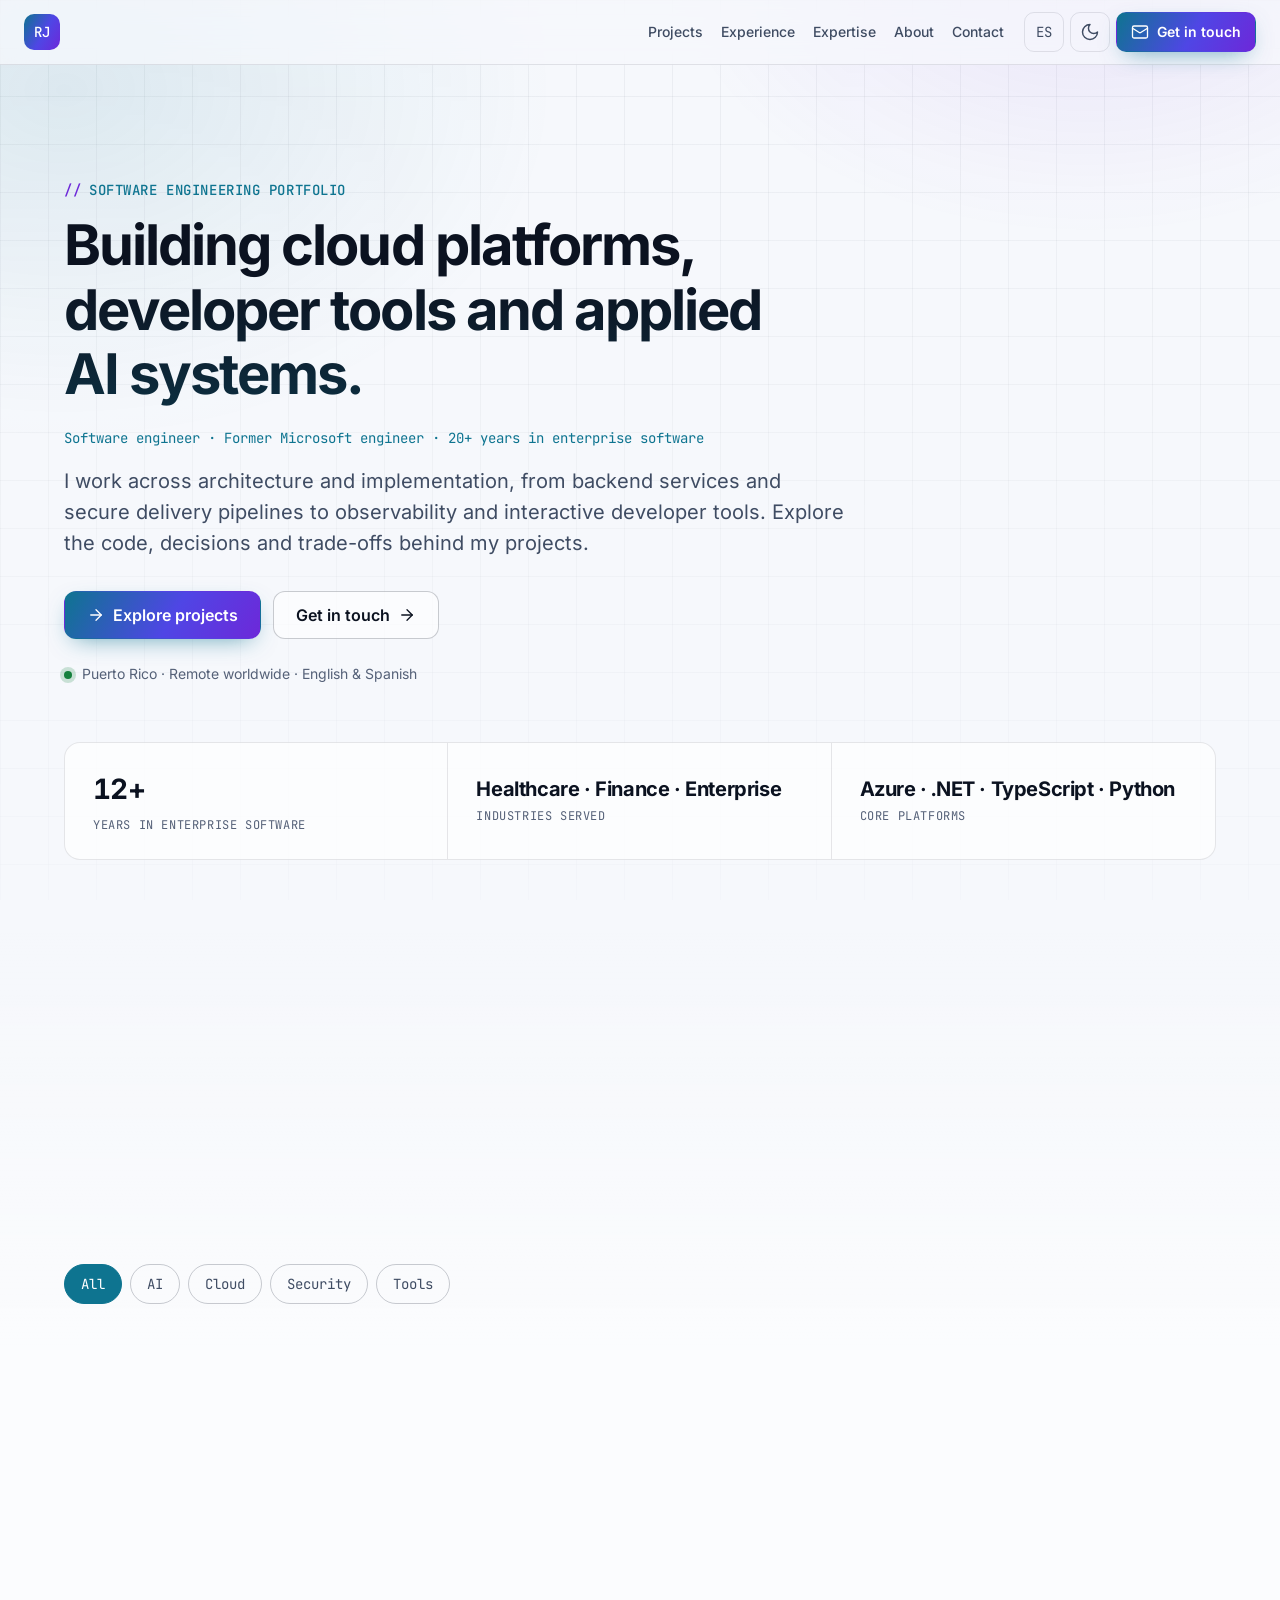
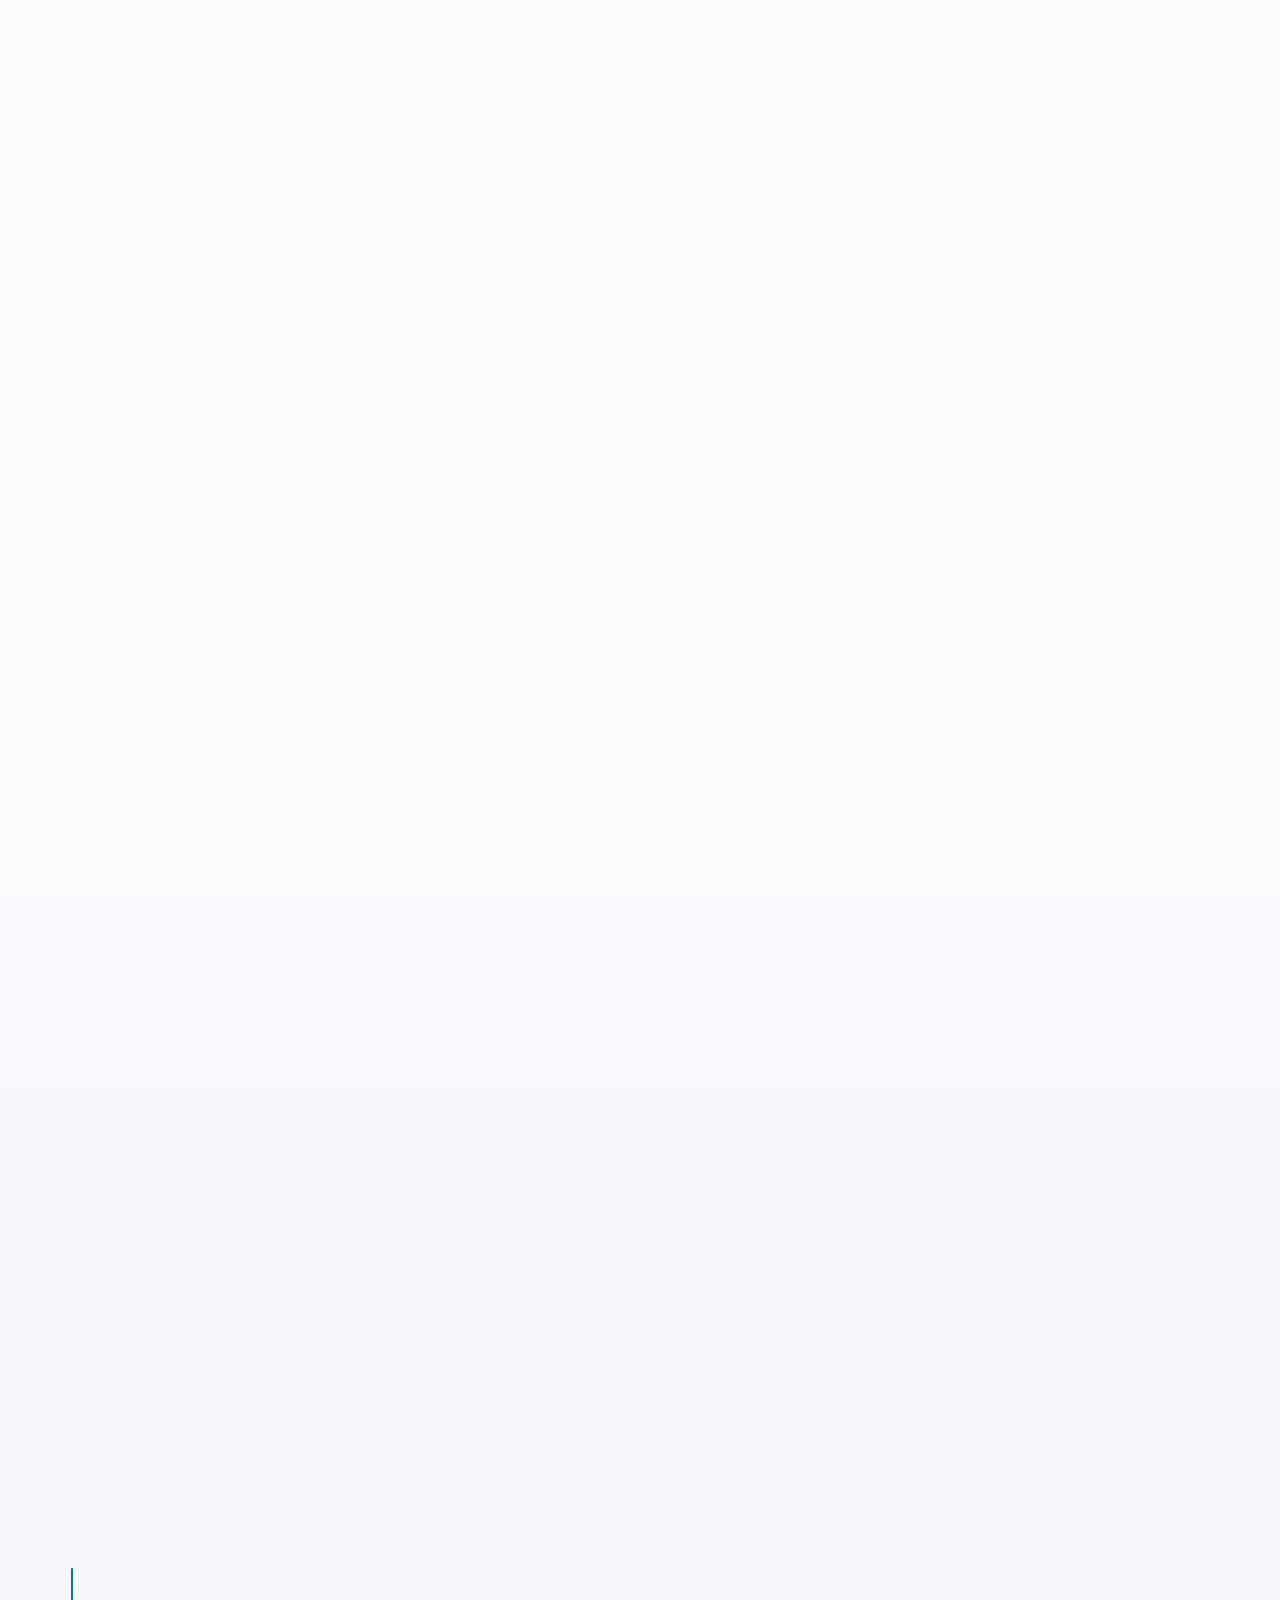
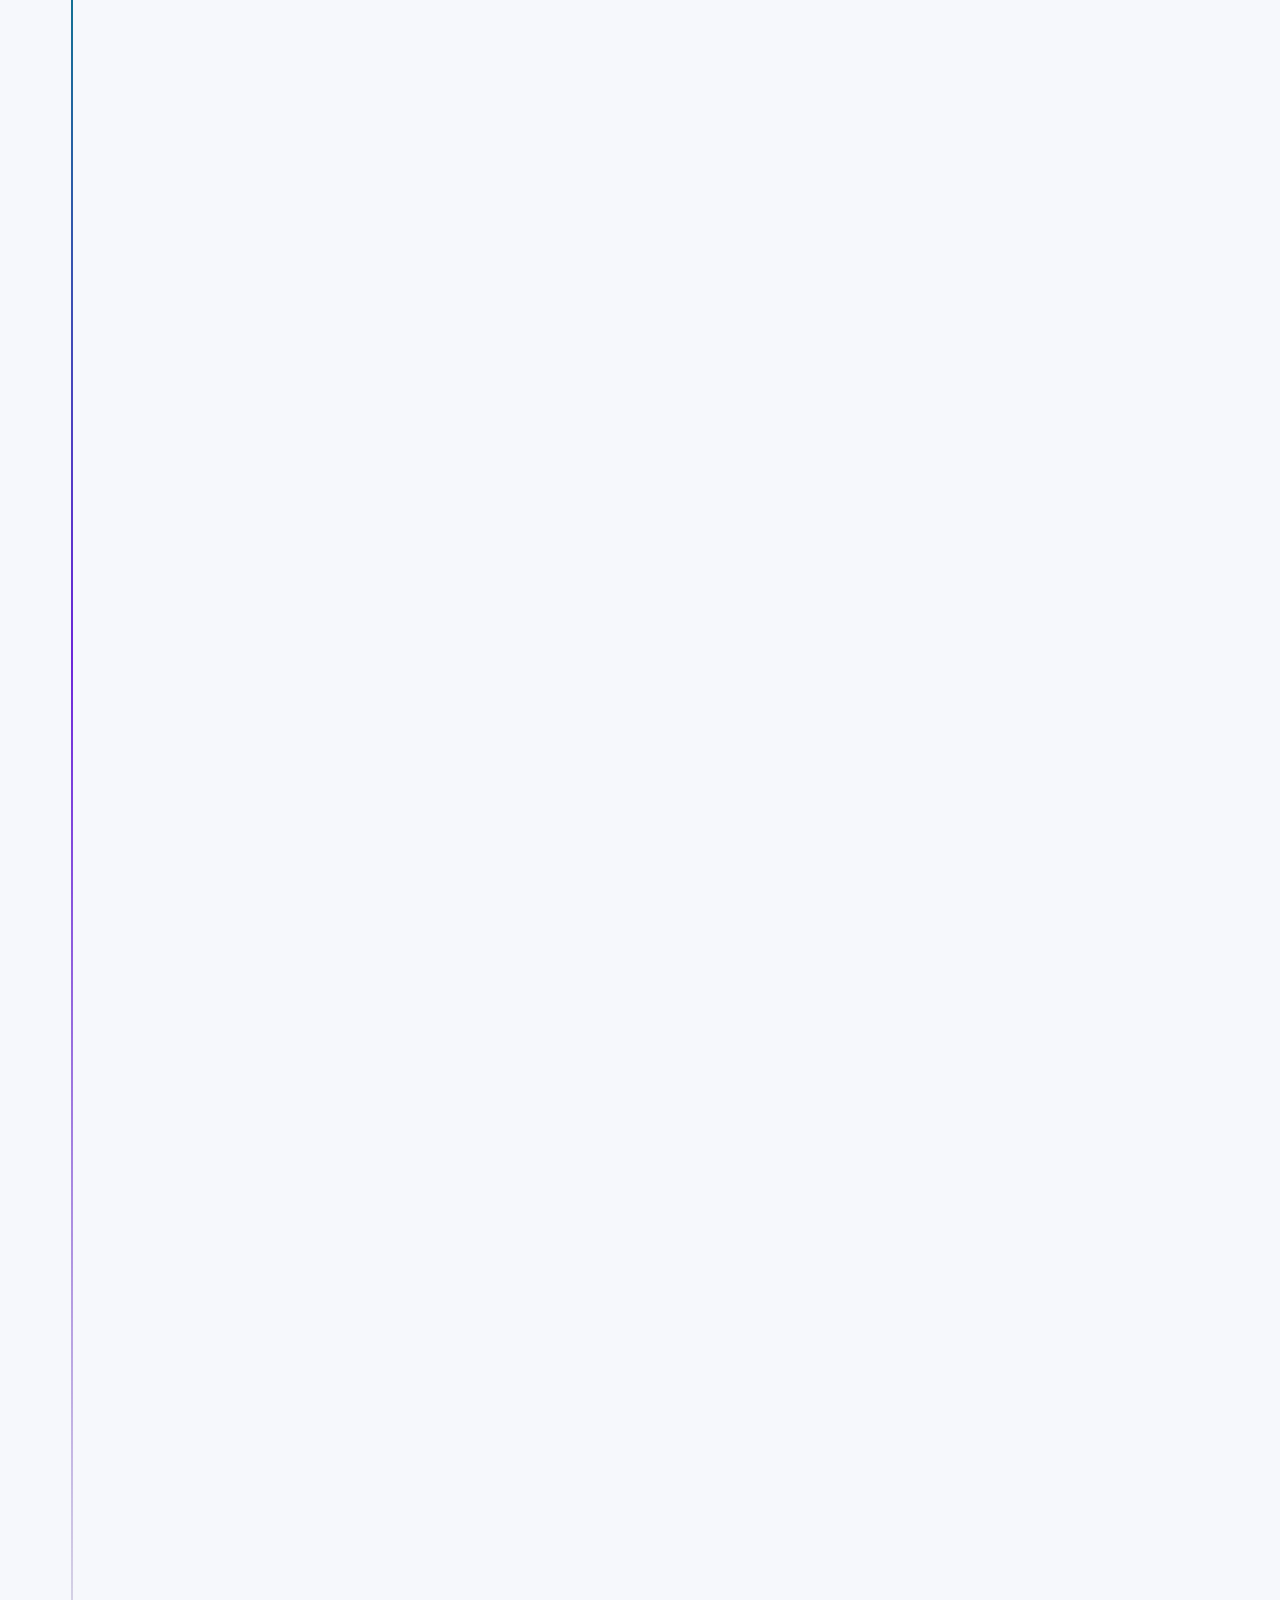
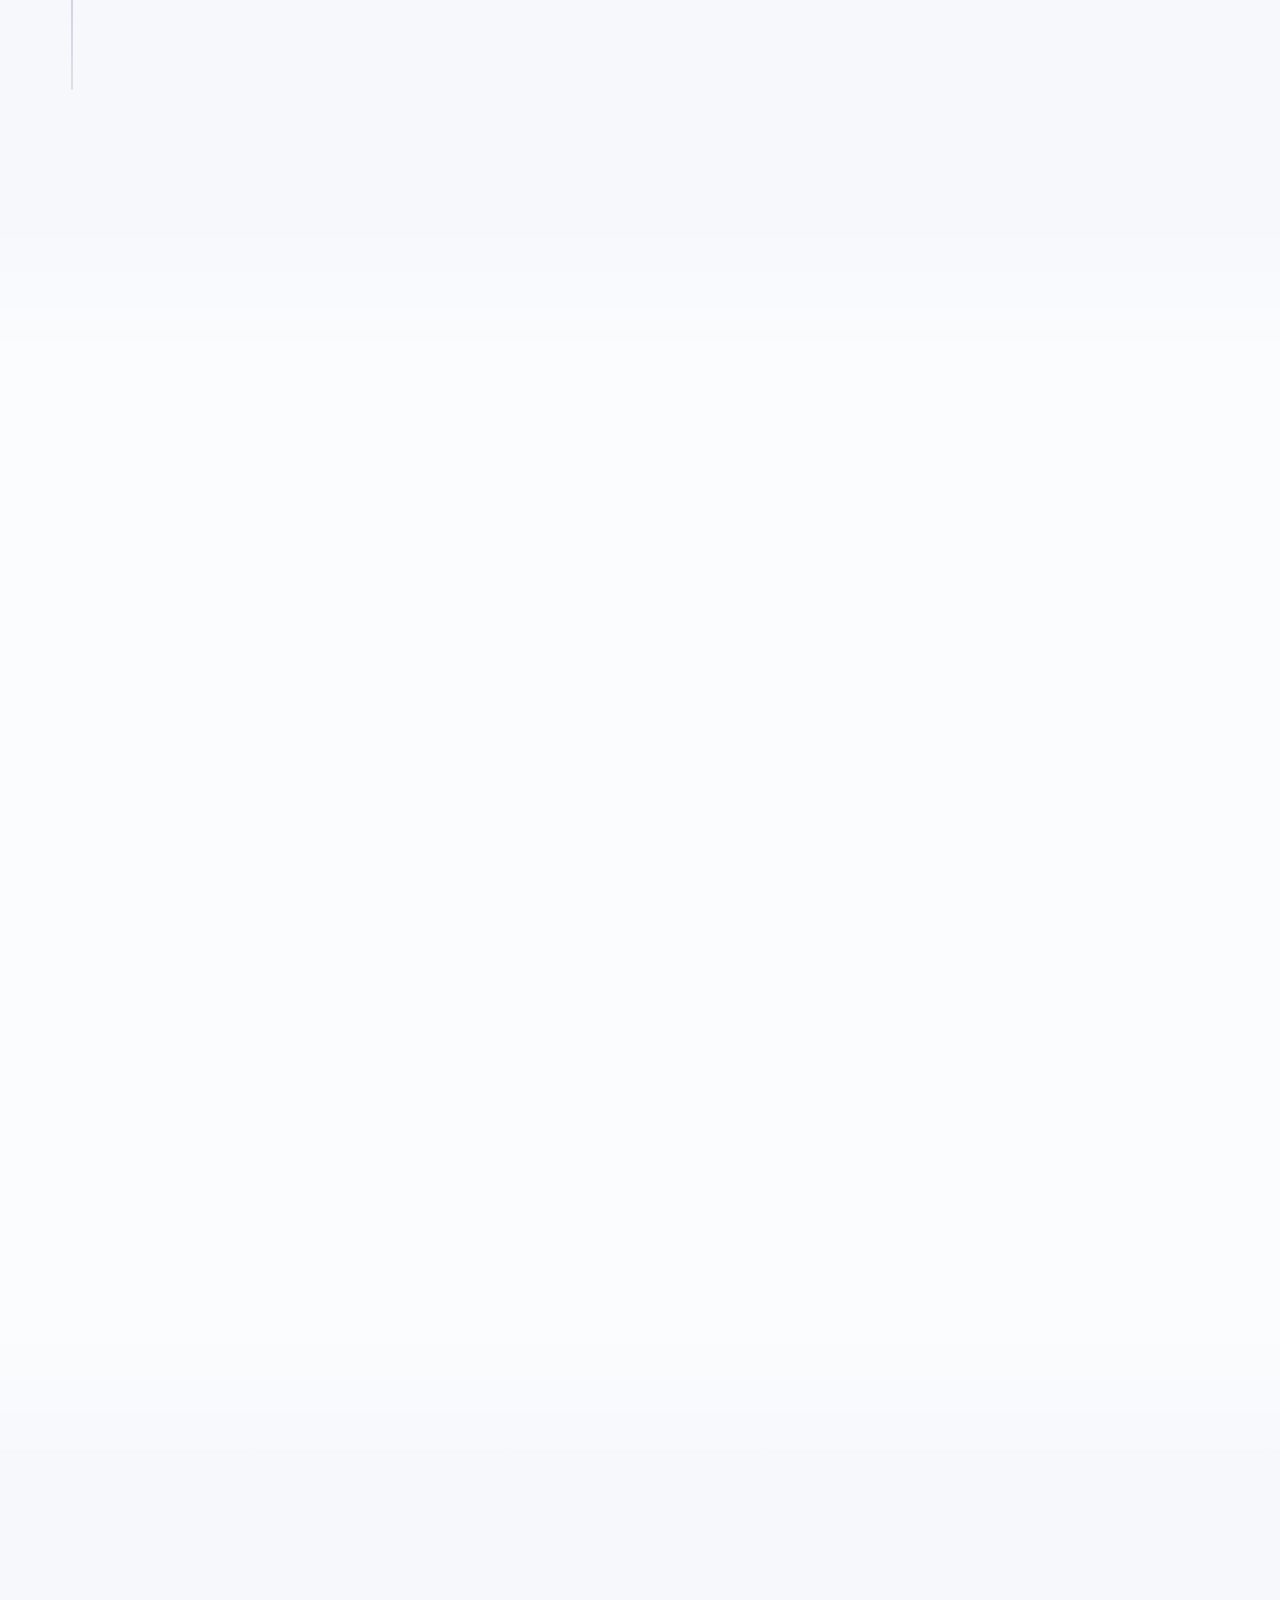
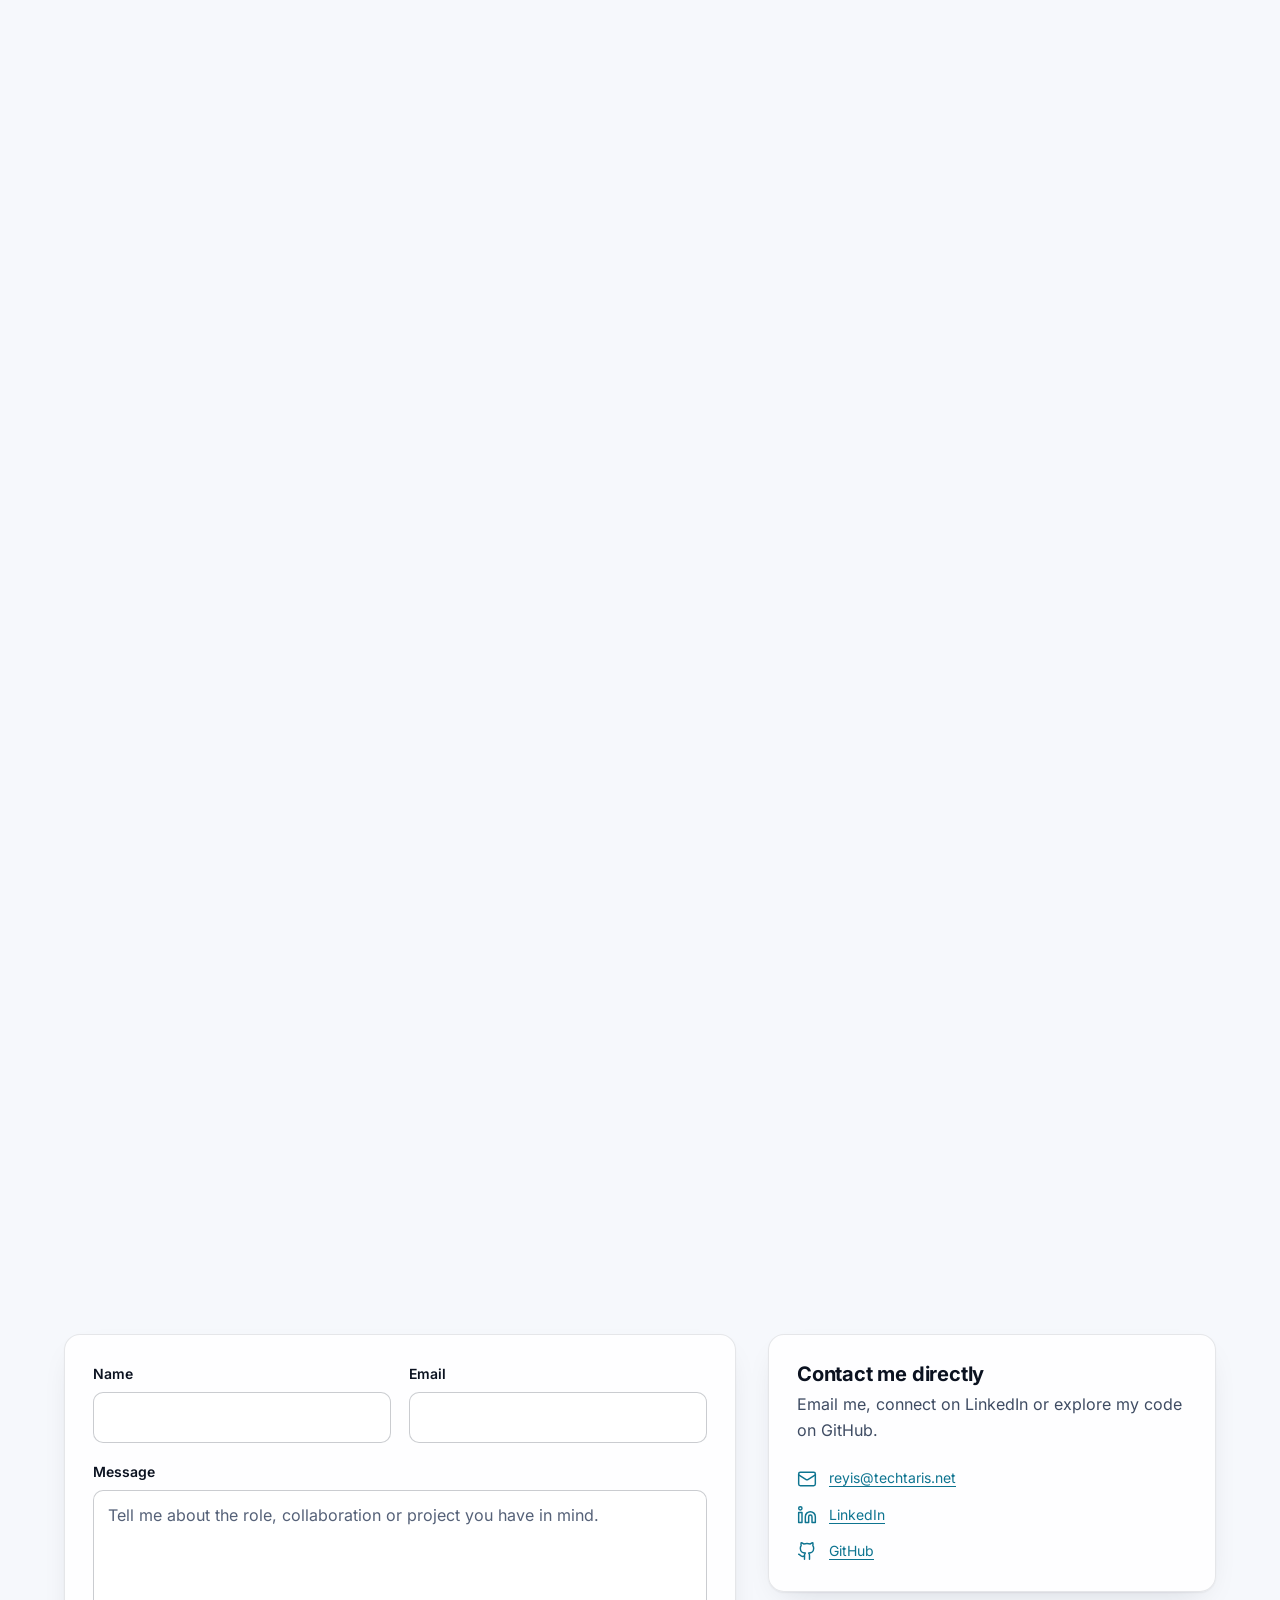
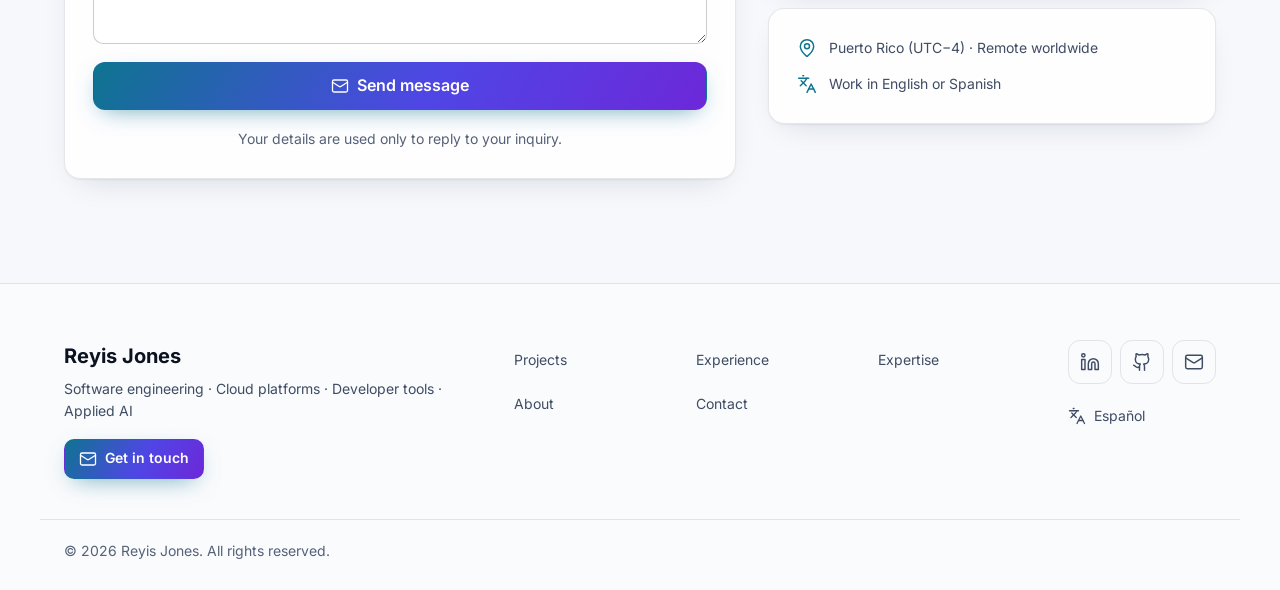
<file: en/index.html>
<!doctype html><title>Redirecting to: https://reyisjones.github.io/</title><meta http-equiv="refresh" content="0;url=https://reyisjones.github.io/"><meta name="robots" content="noindex"><link rel="canonical" href="https://reyisjones.github.io/"><body>	<a href="https://reyisjones.github.io/">Redirecting from <code>/en/</code> to <code>https://reyisjones.github.io/</code></a></body>
</file>
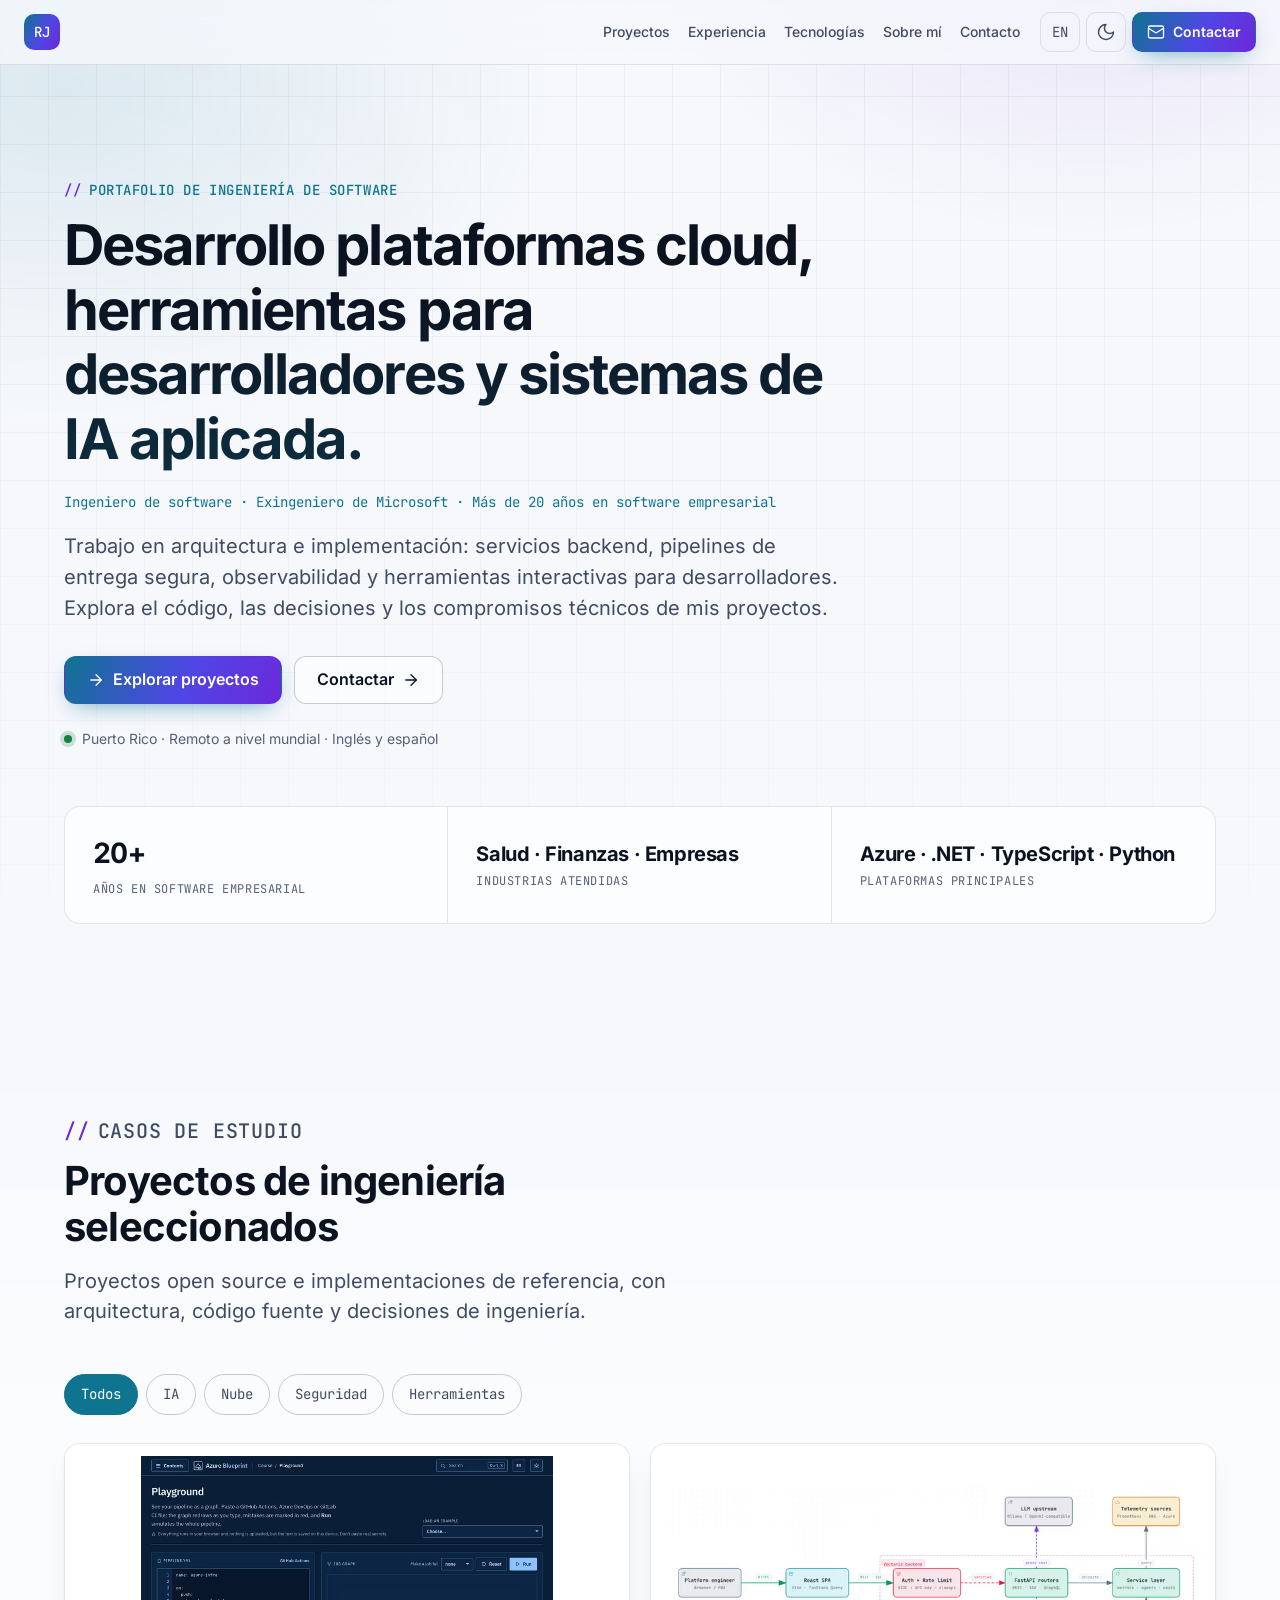
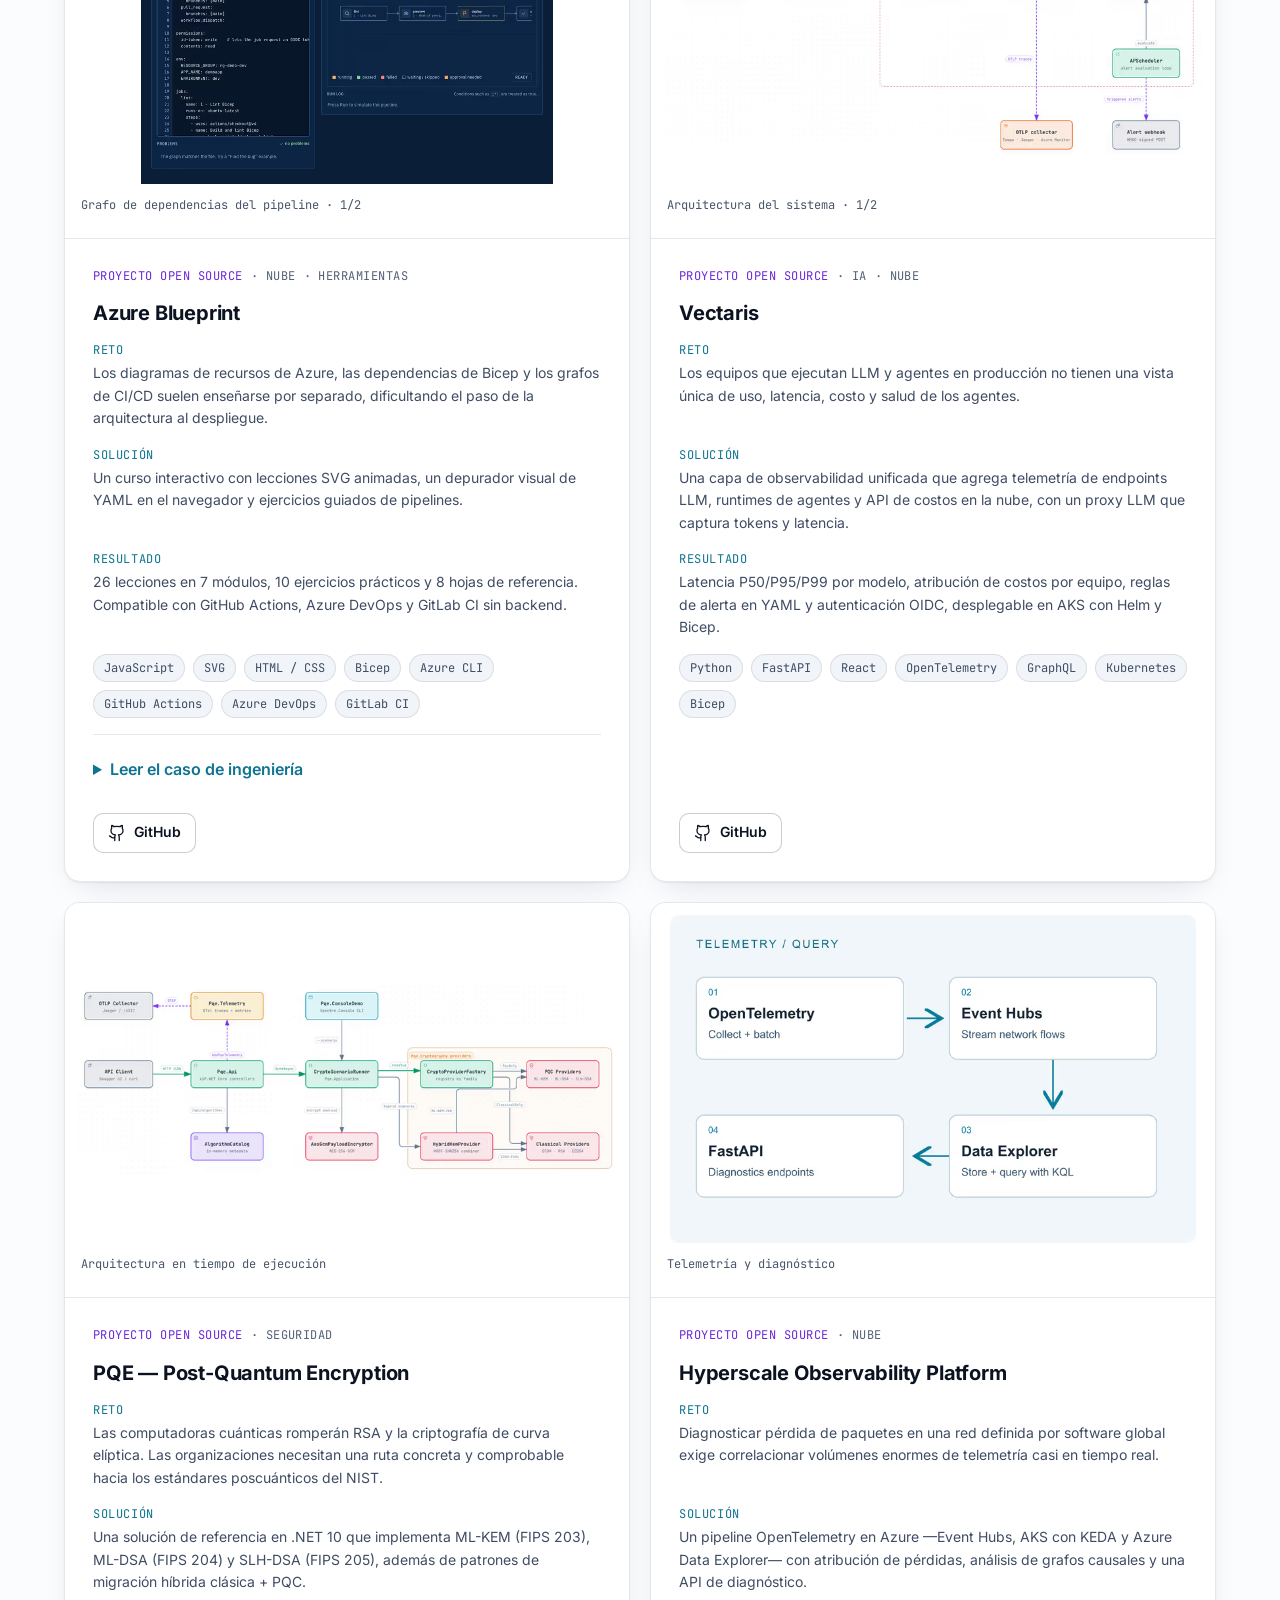
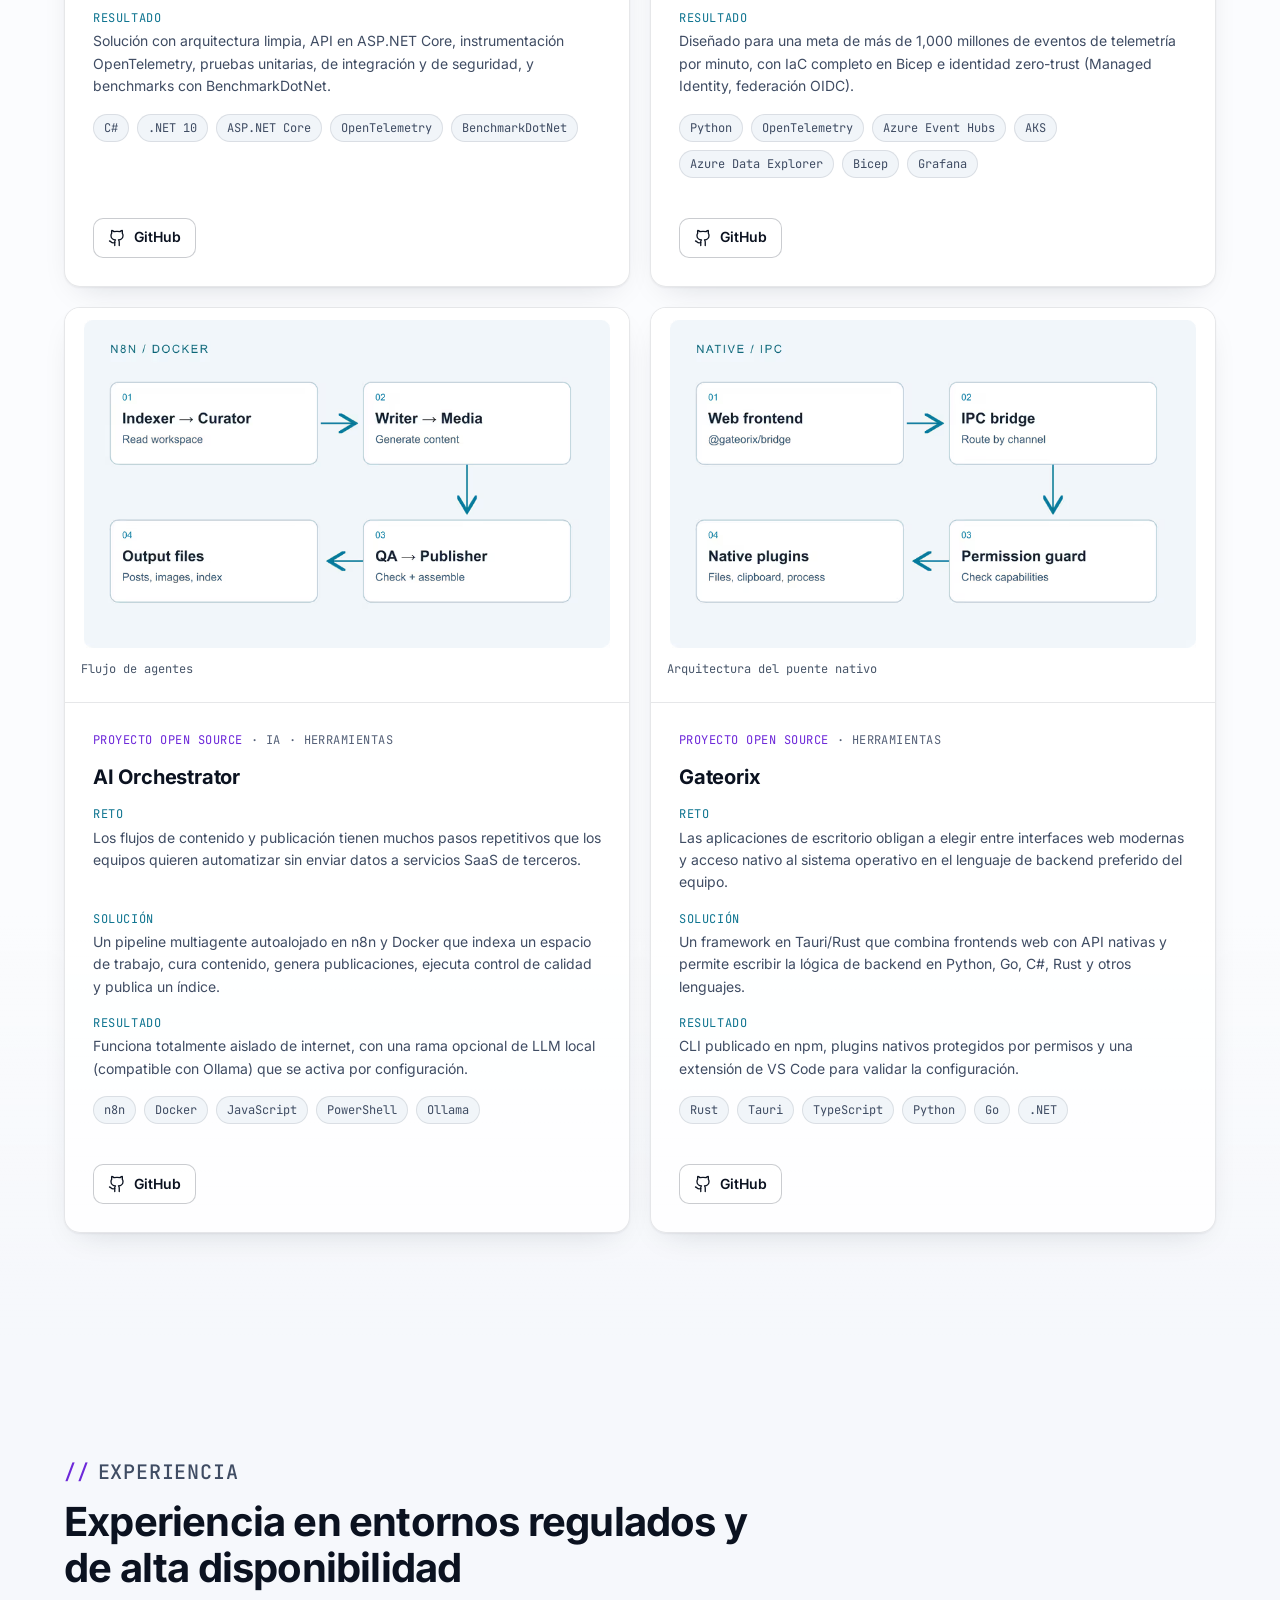
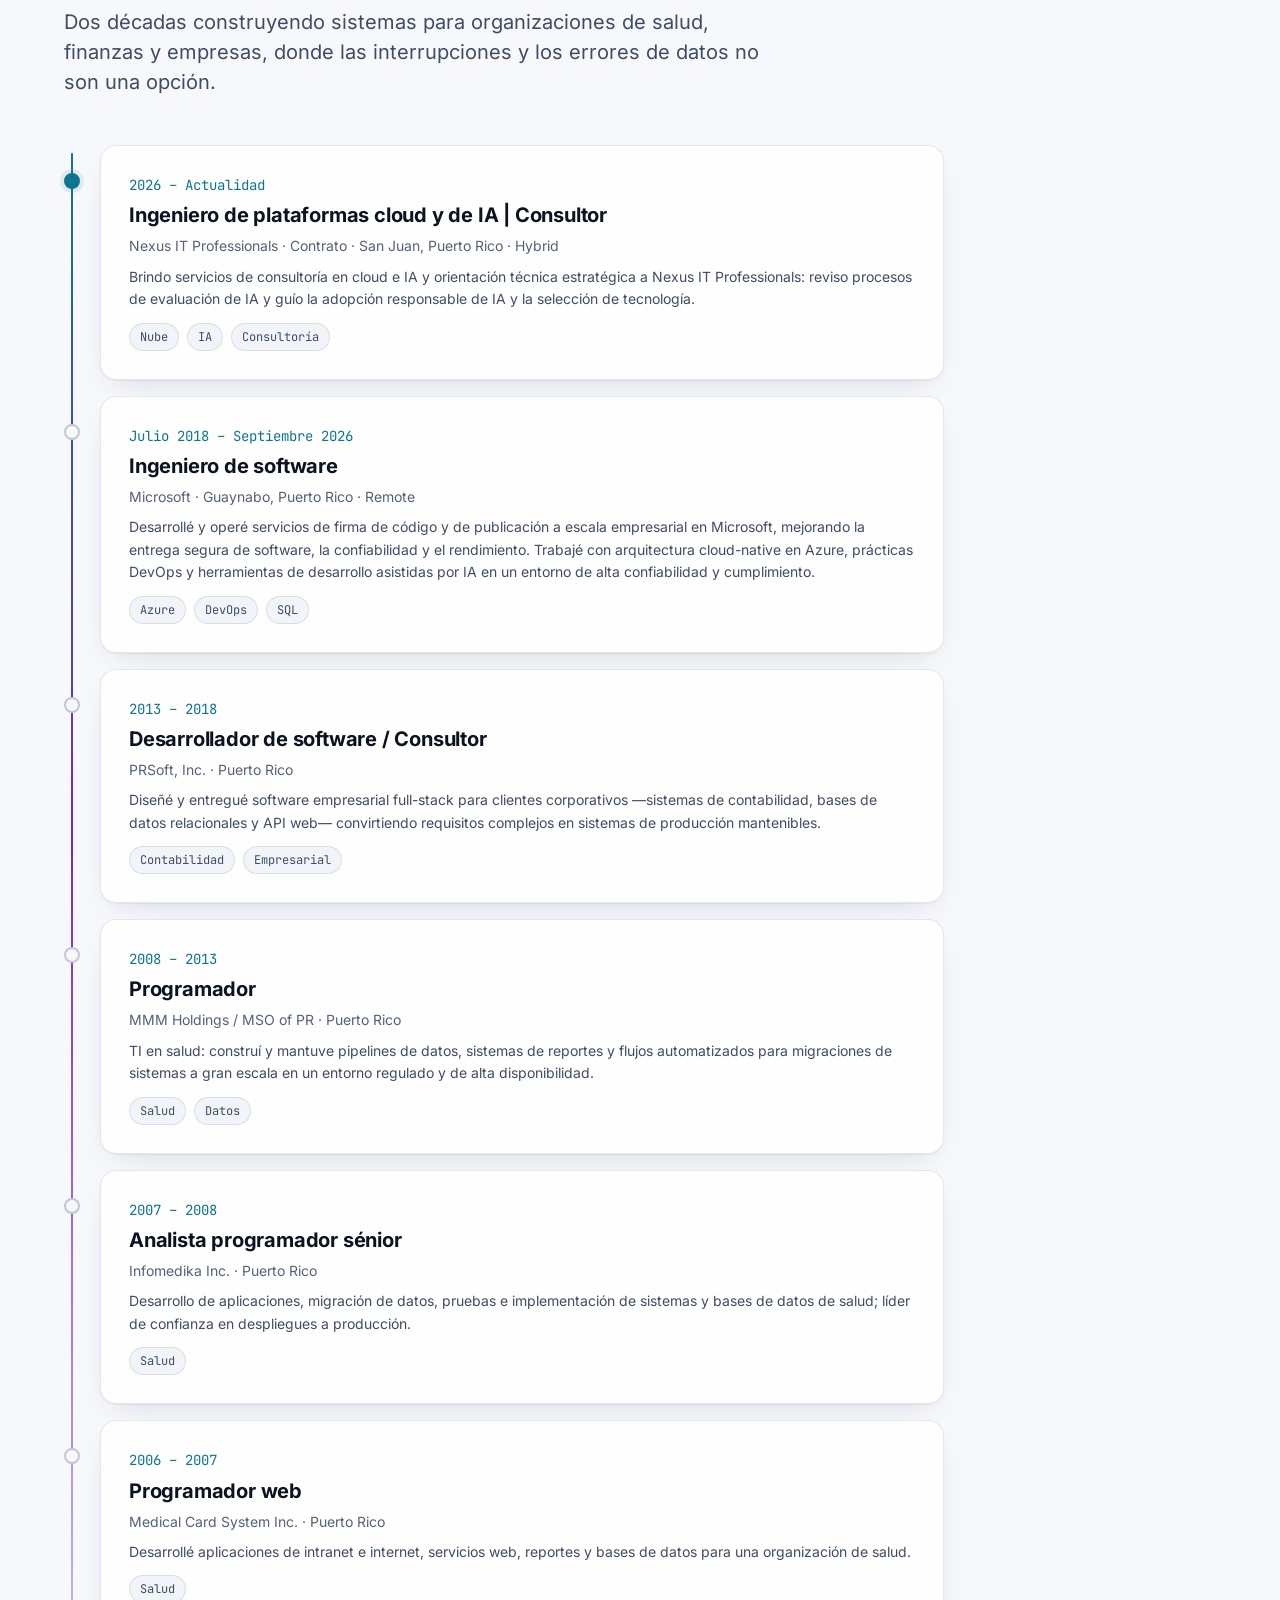
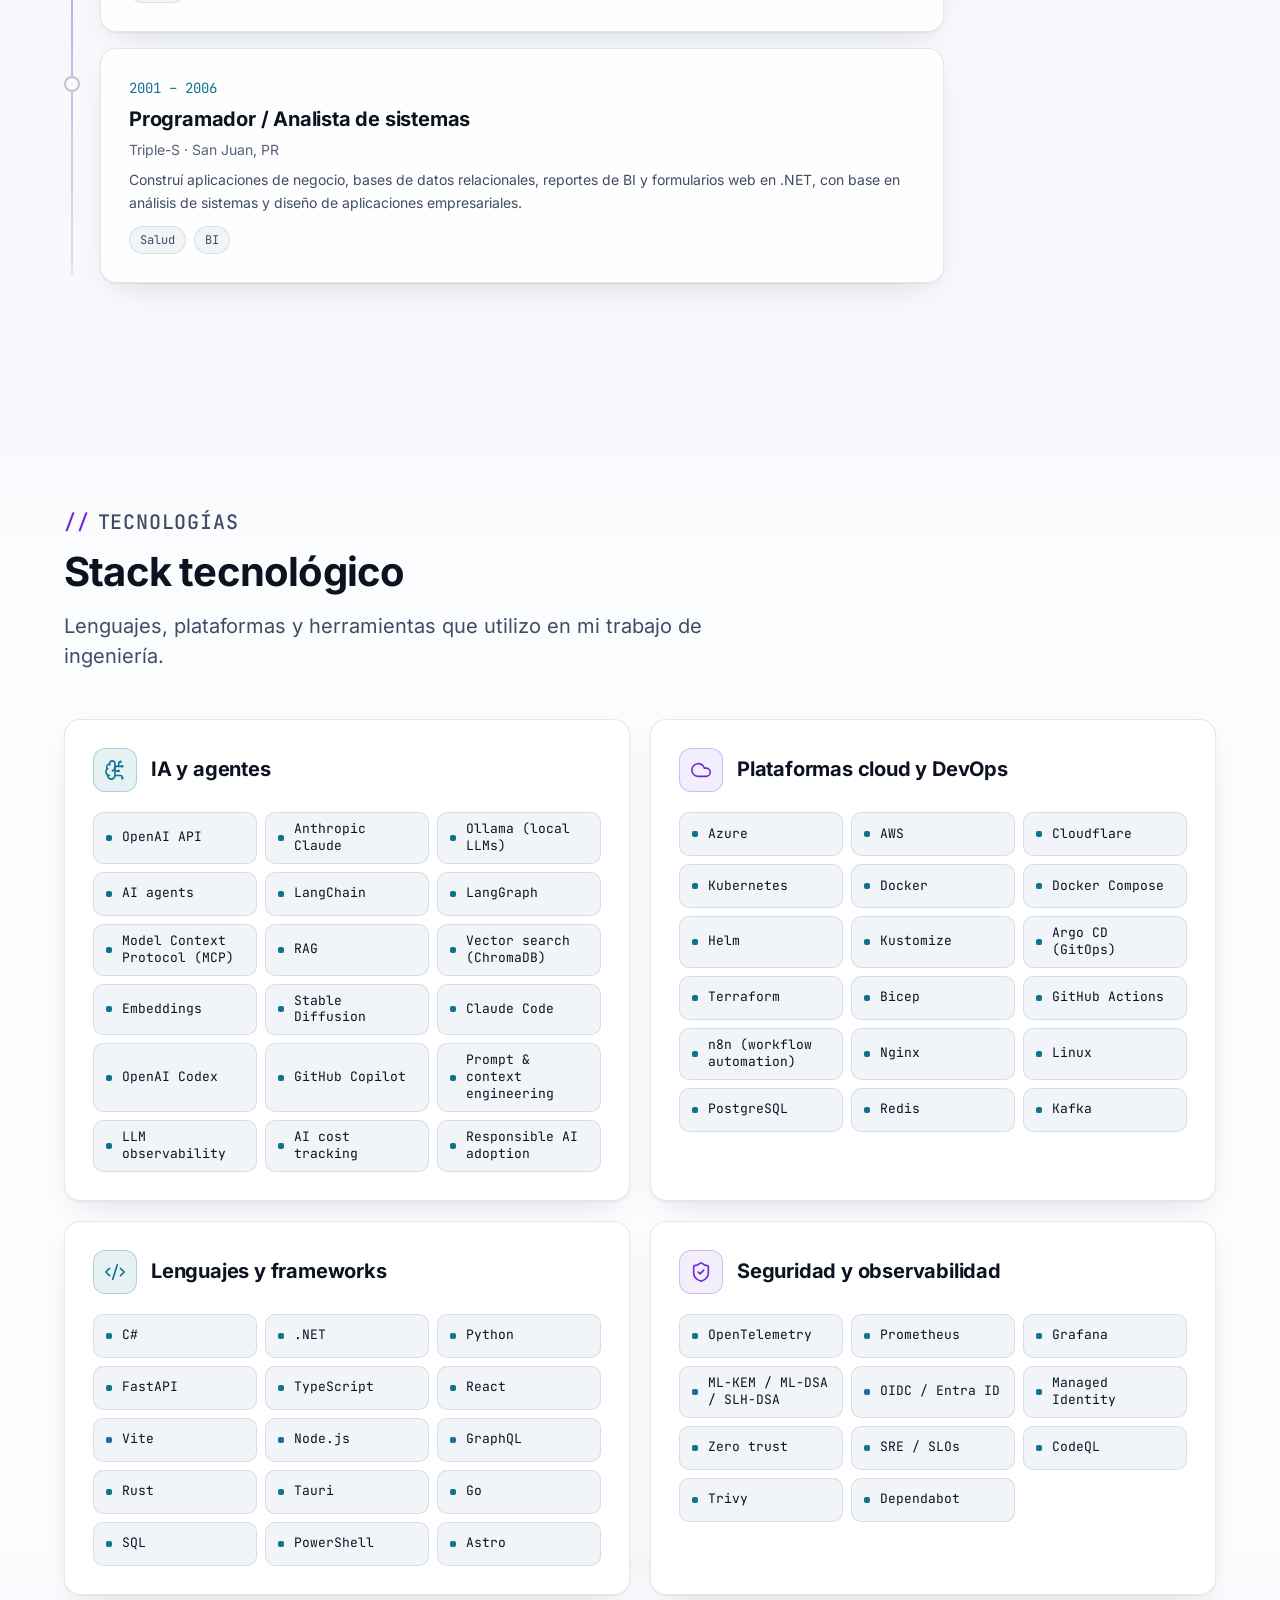
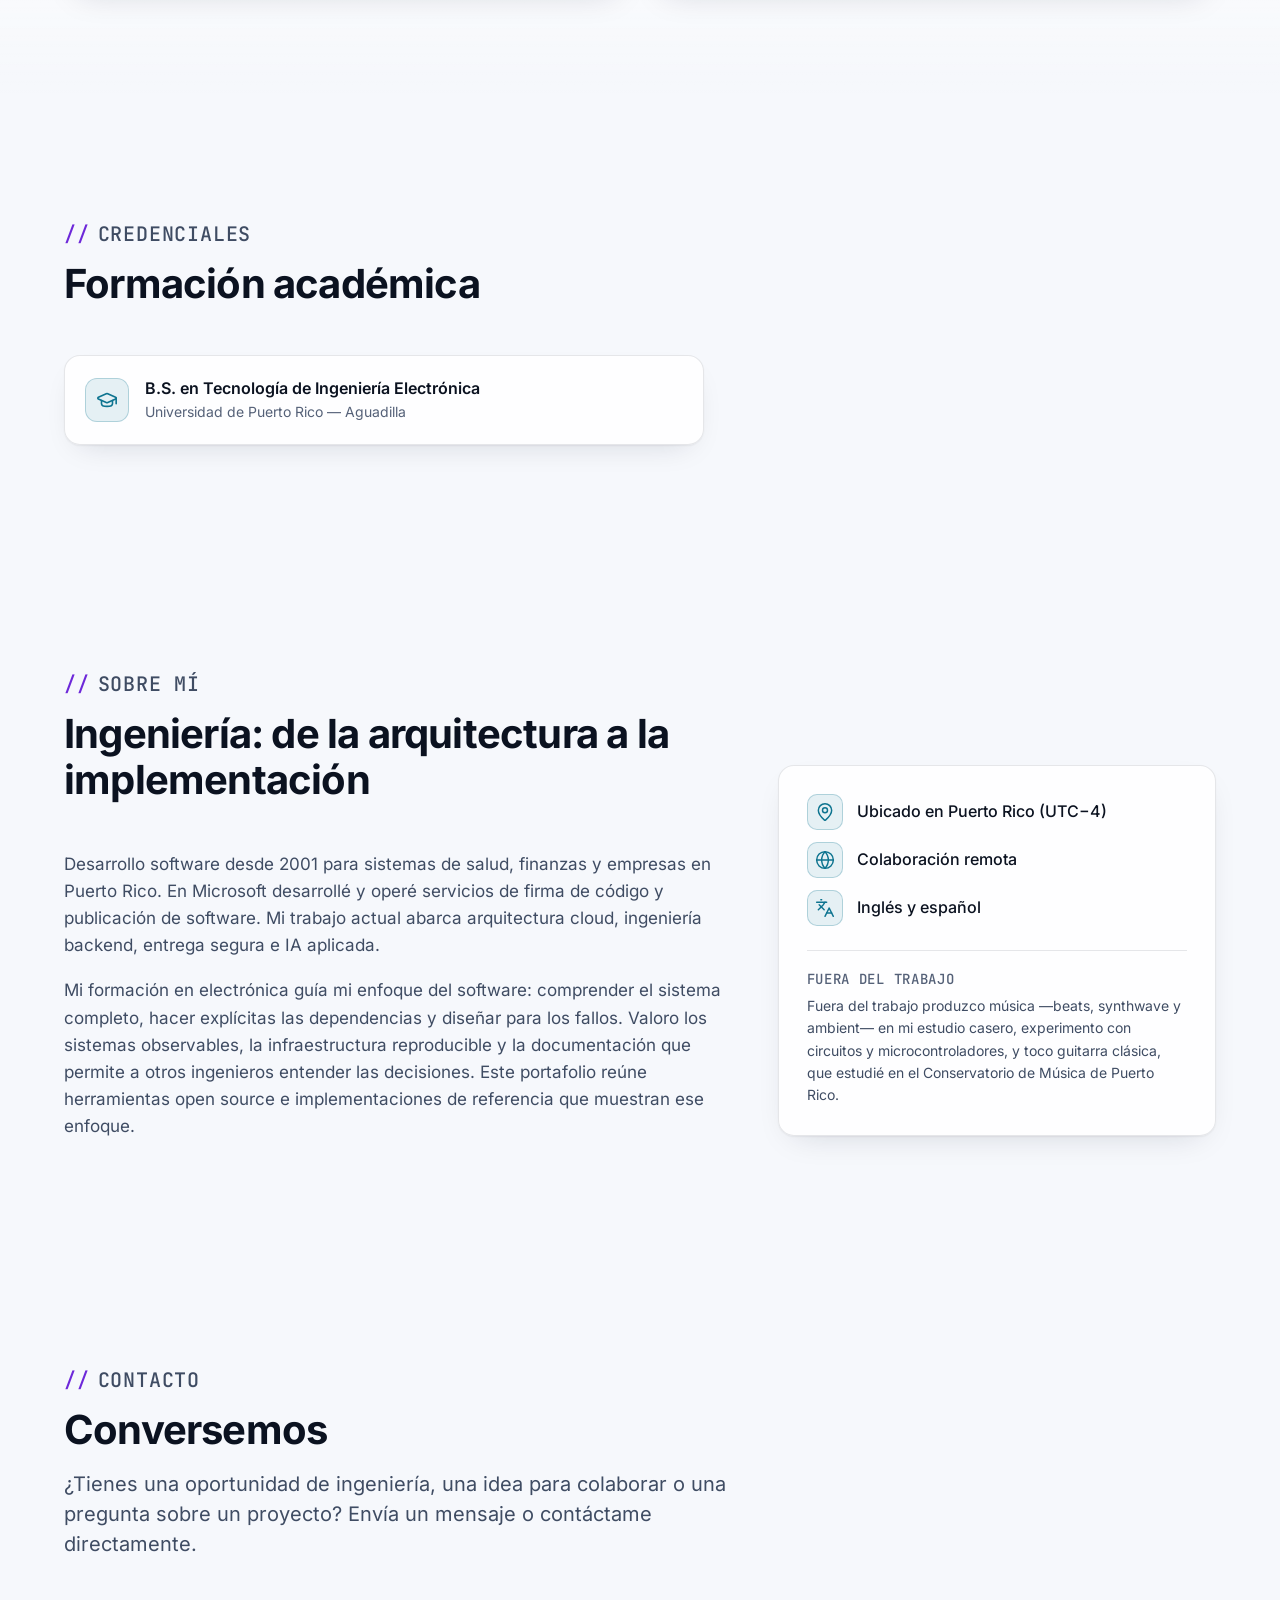
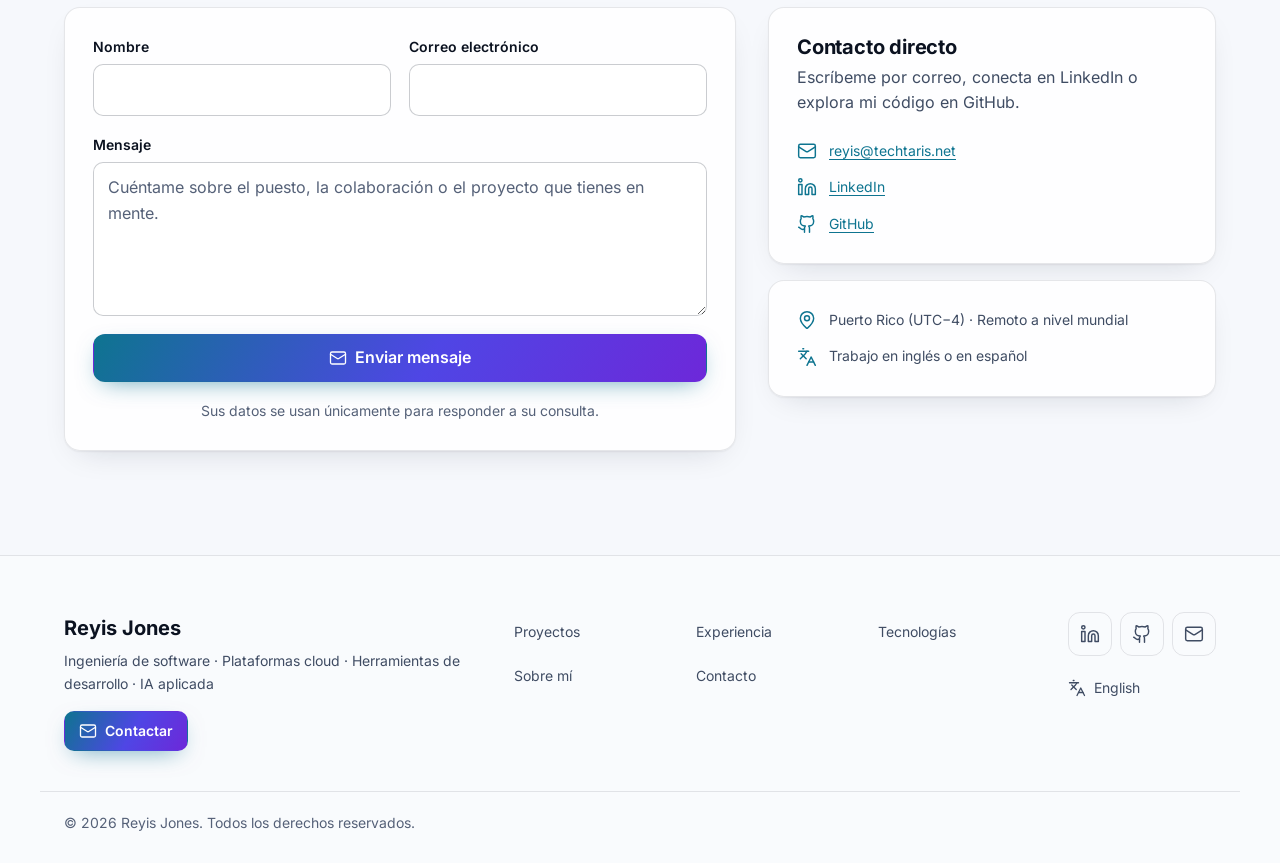
<file: es/index.html>
<!DOCTYPE html><html lang="es" dir="ltr" data-theme="light"> <head><meta charset="UTF-8"><meta name="viewport" content="width=device-width, initial-scale=1"><title>Reyis Jones — Ingeniero de software | Nube, herramientas e IA</title><meta name="description" content="Portafolio de ingeniería de Reyis Jones, exingeniero de Microsoft. Proyectos de plataformas cloud, herramientas de desarrollo e IA aplicada, arquitectura e implementación."><meta name="author" content="Reyis Jones"><link rel="canonical" href="https://reyisjones.github.io/es/"><link rel="alternate" hreflang="en" href="https://reyisjones.github.io/"><link rel="alternate" hreflang="es" href="https://reyisjones.github.io/es/"><link rel="alternate" hreflang="x-default" href="https://reyisjones.github.io/"><link rel="sitemap" href="/sitemap-index.xml"><link rel="icon" type="image/svg+xml" href="/favicon.svg"><meta name="theme-color" content="#f6f8fc"><link rel="preload" href="/_astro/inter-latin-400-normal.C38fXH4l.woff2" as="font" type="font/woff2" crossorigin><link rel="preload" href="/_astro/inter-latin-700-normal.Yt3aPRUw.woff2" as="font" type="font/woff2" crossorigin><meta property="og:type" content="website"><meta property="og:site_name" content="Reyis Jones"><meta property="og:locale" content="es_PR"><meta property="og:locale:alternate" content="en_US"><meta property="og:url" content="https://reyisjones.github.io/es/"><meta property="og:title" content="Reyis Jones — Ingeniero de software | Nube, herramientas e IA"><meta property="og:description" content="Portafolio de ingeniería de Reyis Jones, exingeniero de Microsoft. Proyectos de plataformas cloud, herramientas de desarrollo e IA aplicada, arquitectura e implementación."><meta property="og:image" content="https://reyisjones.github.io/og-image-es.png"><meta property="og:image:width" content="1200"><meta property="og:image:height" content="630"><meta property="og:image:alt" content="Reyis Jones — Ingeniero de software"><meta name="twitter:card" content="summary_large_image"><meta name="twitter:title" content="Reyis Jones — Ingeniero de software | Nube, herramientas e IA"><meta name="twitter:description" content="Portafolio de ingeniería de Reyis Jones, exingeniero de Microsoft. Proyectos de plataformas cloud, herramientas de desarrollo e IA aplicada, arquitectura e implementación."><meta name="twitter:image" content="https://reyisjones.github.io/og-image-es.png"><meta name="twitter:image:alt" content="Reyis Jones — Ingeniero de software"><script type="application/ld+json">{"@context":"https://schema.org","@graph":[{"@type":"Person","@id":"https://reyisjones.github.io/#person","name":"Reyis Jones","url":"https://reyisjones.github.io","jobTitle":"Ingeniero de software","description":"Portafolio de ingeniería de Reyis Jones, exingeniero de Microsoft. Proyectos de plataformas cloud, herramientas de desarrollo e IA aplicada, arquitectura e implementación.","alumniOf":[{"@type":"CollegeOrUniversity","name":"University of Puerto Rico at Aguadilla"},{"@type":"Organization","name":"Microsoft"}],"knowsLanguage":["en","es"],"knowsAbout":["AI agents","Model Context Protocol","Retrieval-augmented generation","Azure","Cloud architecture","DevOps","Infrastructure as code","OpenTelemetry","Site reliability engineering","Post-quantum cryptography",".NET","TypeScript","Python"],"sameAs":["https://github.com/reyisjones","https://www.linkedin.com/in/reyis-nieves-escoriaza"],"email":"mailto:reyis@techtaris.net"},{"@type":"WebSite","@id":"https://reyisjones.github.io/#website","url":"https://reyisjones.github.io","name":"Reyis Jones","inLanguage":"es","publisher":{"@id":"https://reyisjones.github.io/#person"}}]}</script><!-- Theme before paint: light by default (set on <html>); a stored toggle choice wins. --><script>
      (function () {
        var d = document.documentElement;
        d.classList.add("js");
        try {
          var t = localStorage.getItem("theme");
          if (t === "light" || t === "dark") d.setAttribute("data-theme", t);
        } catch (e) {}
      })();
    </script><style>@font-face{font-family:Inter;font-style:normal;font-display:swap;font-weight:400;src:url(/_astro/inter-cyrillic-ext-400-normal.BQZuk6qB.woff2) format("woff2"),url(/_astro/inter-cyrillic-ext-400-normal.DQukG94-.woff) format("woff");unicode-range:U+0460-052F,U+1C80-1C8A,U+20B4,U+2DE0-2DFF,U+A640-A69F,U+FE2E-FE2F}@font-face{font-family:Inter;font-style:normal;font-display:swap;font-weight:400;src:url(/_astro/inter-cyrillic-400-normal.obahsSVq.woff2) format("woff2"),url(/_astro/inter-cyrillic-400-normal.HOLc17fK.woff) format("woff");unicode-range:U+0301,U+0400-045F,U+0490-0491,U+04B0-04B1,U+2116}@font-face{font-family:Inter;font-style:normal;font-display:swap;font-weight:400;src:url(/_astro/inter-greek-ext-400-normal.DGGRlc-M.woff2) format("woff2"),url(/_astro/inter-greek-ext-400-normal.KugGGMne.woff) format("woff");unicode-range:U+1F00-1FFF}@font-face{font-family:Inter;font-style:normal;font-display:swap;font-weight:400;src:url(/_astro/inter-greek-400-normal.B4URO6DV.woff2) format("woff2"),url(/_astro/inter-greek-400-normal.q2sYcFCs.woff) format("woff");unicode-range:U+0370-0377,U+037A-037F,U+0384-038A,U+038C,U+038E-03A1,U+03A3-03FF}@font-face{font-family:Inter;font-style:normal;font-display:swap;font-weight:400;src:url(/_astro/inter-vietnamese-400-normal.DMkecbls.woff2) format("woff2"),url(/_astro/inter-vietnamese-400-normal.Bbgyi5SW.woff) format("woff");unicode-range:U+0102-0103,U+0110-0111,U+0128-0129,U+0168-0169,U+01A0-01A1,U+01AF-01B0,U+0300-0301,U+0303-0304,U+0308-0309,U+0323,U+0329,U+1EA0-1EF9,U+20AB}@font-face{font-family:Inter;font-style:normal;font-display:swap;font-weight:400;src:url(/_astro/inter-latin-ext-400-normal.C1nco2VV.woff2) format("woff2"),url(/_astro/inter-latin-ext-400-normal.77YHD8bZ.woff) format("woff");unicode-range:U+0100-02BA,U+02BD-02C5,U+02C7-02CC,U+02CE-02D7,U+02DD-02FF,U+0304,U+0308,U+0329,U+1D00-1DBF,U+1E00-1E9F,U+1EF2-1EFF,U+2020,U+20A0-20AB,U+20AD-20C0,U+2113,U+2C60-2C7F,U+A720-A7FF}@font-face{font-family:Inter;font-style:normal;font-display:swap;font-weight:400;src:url(/_astro/inter-latin-400-normal.C38fXH4l.woff2) format("woff2"),url(/_astro/inter-latin-400-normal.CyCys3Eg.woff) format("woff");unicode-range:U+0000-00FF,U+0131,U+0152-0153,U+02BB-02BC,U+02C6,U+02DA,U+02DC,U+0304,U+0308,U+0329,U+2000-206F,U+20AC,U+2122,U+2191,U+2193,U+2212,U+2215,U+FEFF,U+FFFD}@font-face{font-family:Inter;font-style:normal;font-display:swap;font-weight:500;src:url(/_astro/inter-cyrillic-ext-500-normal.B0yAr1jD.woff2) format("woff2"),url(/_astro/inter-cyrillic-ext-500-normal.BmqWE9Dz.woff) format("woff");unicode-range:U+0460-052F,U+1C80-1C8A,U+20B4,U+2DE0-2DFF,U+A640-A69F,U+FE2E-FE2F}@font-face{font-family:Inter;font-style:normal;font-display:swap;font-weight:500;src:url(/_astro/inter-cyrillic-500-normal.BasfLYem.woff2) format("woff2"),url(/_astro/inter-cyrillic-500-normal.CxZf_p3X.woff) format("woff");unicode-range:U+0301,U+0400-045F,U+0490-0491,U+04B0-04B1,U+2116}@font-face{font-family:Inter;font-style:normal;font-display:swap;font-weight:500;src:url(/_astro/inter-greek-ext-500-normal.C4iEst2y.woff2) format("woff2"),url(/_astro/inter-greek-ext-500-normal.2j5mBUwD.woff) format("woff");unicode-range:U+1F00-1FFF}@font-face{font-family:Inter;font-style:normal;font-display:swap;font-weight:500;src:url(/_astro/inter-greek-500-normal.BIZE56-Y.woff2) format("woff2"),url(/_astro/inter-greek-500-normal.Xzm54t5V.woff) format("woff");unicode-range:U+0370-0377,U+037A-037F,U+0384-038A,U+038C,U+038E-03A1,U+03A3-03FF}@font-face{font-family:Inter;font-style:normal;font-display:swap;font-weight:500;src:url(/_astro/inter-vietnamese-500-normal.DOriooB6.woff2) format("woff2"),url(/_astro/inter-vietnamese-500-normal.mJboJaSs.woff) format("woff");unicode-range:U+0102-0103,U+0110-0111,U+0128-0129,U+0168-0169,U+01A0-01A1,U+01AF-01B0,U+0300-0301,U+0303-0304,U+0308-0309,U+0323,U+0329,U+1EA0-1EF9,U+20AB}@font-face{font-family:Inter;font-style:normal;font-display:swap;font-weight:500;src:url(/_astro/inter-latin-ext-500-normal.CV4jyFjo.woff2) format("woff2"),url(/_astro/inter-latin-ext-500-normal.BxGbmqWO.woff) format("woff");unicode-range:U+0100-02BA,U+02BD-02C5,U+02C7-02CC,U+02CE-02D7,U+02DD-02FF,U+0304,U+0308,U+0329,U+1D00-1DBF,U+1E00-1E9F,U+1EF2-1EFF,U+2020,U+20A0-20AB,U+20AD-20C0,U+2113,U+2C60-2C7F,U+A720-A7FF}@font-face{font-family:Inter;font-style:normal;font-display:swap;font-weight:500;src:url(/_astro/inter-latin-500-normal.Cerq10X2.woff2) format("woff2"),url(/_astro/inter-latin-500-normal.BL9OpVg8.woff) format("woff");unicode-range:U+0000-00FF,U+0131,U+0152-0153,U+02BB-02BC,U+02C6,U+02DA,U+02DC,U+0304,U+0308,U+0329,U+2000-206F,U+20AC,U+2122,U+2191,U+2193,U+2212,U+2215,U+FEFF,U+FFFD}@font-face{font-family:Inter;font-style:normal;font-display:swap;font-weight:600;src:url(/_astro/inter-cyrillic-ext-600-normal.Dfes3d0z.woff2) format("woff2"),url(/_astro/inter-cyrillic-ext-600-normal.Bcila6Z-.woff) format("woff");unicode-range:U+0460-052F,U+1C80-1C8A,U+20B4,U+2DE0-2DFF,U+A640-A69F,U+FE2E-FE2F}@font-face{font-family:Inter;font-style:normal;font-display:swap;font-weight:600;src:url(/_astro/inter-cyrillic-600-normal.CWCymEST.woff2) format("woff2"),url(/_astro/inter-cyrillic-600-normal.4D_pXhcN.woff) format("woff");unicode-range:U+0301,U+0400-045F,U+0490-0491,U+04B0-04B1,U+2116}@font-face{font-family:Inter;font-style:normal;font-display:swap;font-weight:600;src:url(/_astro/inter-greek-ext-600-normal.DRtmH8MT.woff2) format("woff2"),url(/_astro/inter-greek-ext-600-normal.B8X0CLgF.woff) format("woff");unicode-range:U+1F00-1FFF}@font-face{font-family:Inter;font-style:normal;font-display:swap;font-weight:600;src:url(/_astro/inter-greek-600-normal.plRanbMR.woff2) format("woff2"),url(/_astro/inter-greek-600-normal.BZpKdvQh.woff) format("woff");unicode-range:U+0370-0377,U+037A-037F,U+0384-038A,U+038C,U+038E-03A1,U+03A3-03FF}@font-face{font-family:Inter;font-style:normal;font-display:swap;font-weight:600;src:url(/_astro/inter-vietnamese-600-normal.Cc8MFFhd.woff2) format("woff2"),url(/_astro/inter-vietnamese-600-normal.BuLX-rYi.woff) format("woff");unicode-range:U+0102-0103,U+0110-0111,U+0128-0129,U+0168-0169,U+01A0-01A1,U+01AF-01B0,U+0300-0301,U+0303-0304,U+0308-0309,U+0323,U+0329,U+1EA0-1EF9,U+20AB}@font-face{font-family:Inter;font-style:normal;font-display:swap;font-weight:600;src:url(/_astro/inter-latin-ext-600-normal.D2bJ5OIk.woff2) format("woff2"),url(/_astro/inter-latin-ext-600-normal.CIVaiw4L.woff) format("woff");unicode-range:U+0100-02BA,U+02BD-02C5,U+02C7-02CC,U+02CE-02D7,U+02DD-02FF,U+0304,U+0308,U+0329,U+1D00-1DBF,U+1E00-1E9F,U+1EF2-1EFF,U+2020,U+20A0-20AB,U+20AD-20C0,U+2113,U+2C60-2C7F,U+A720-A7FF}@font-face{font-family:Inter;font-style:normal;font-display:swap;font-weight:600;src:url(/_astro/inter-latin-600-normal.LgqL8muc.woff2) format("woff2"),url(/_astro/inter-latin-600-normal.CiBQ2DWP.woff) format("woff");unicode-range:U+0000-00FF,U+0131,U+0152-0153,U+02BB-02BC,U+02C6,U+02DA,U+02DC,U+0304,U+0308,U+0329,U+2000-206F,U+20AC,U+2122,U+2191,U+2193,U+2212,U+2215,U+FEFF,U+FFFD}@font-face{font-family:Inter;font-style:normal;font-display:swap;font-weight:700;src:url(/_astro/inter-cyrillic-ext-700-normal.BjwYoWNd.woff2) format("woff2"),url(/_astro/inter-cyrillic-ext-700-normal.LO58E6JB.woff) format("woff");unicode-range:U+0460-052F,U+1C80-1C8A,U+20B4,U+2DE0-2DFF,U+A640-A69F,U+FE2E-FE2F}@font-face{font-family:Inter;font-style:normal;font-display:swap;font-weight:700;src:url(/_astro/inter-cyrillic-700-normal.CjBOestx.woff2) format("woff2"),url(/_astro/inter-cyrillic-700-normal.DrXBdSj3.woff) format("woff");unicode-range:U+0301,U+0400-045F,U+0490-0491,U+04B0-04B1,U+2116}@font-face{font-family:Inter;font-style:normal;font-display:swap;font-weight:700;src:url(/_astro/inter-greek-ext-700-normal.qfdV9bQt.woff2) format("woff2"),url(/_astro/inter-greek-ext-700-normal.BoQ6DsYi.woff) format("woff");unicode-range:U+1F00-1FFF}@font-face{font-family:Inter;font-style:normal;font-display:swap;font-weight:700;src:url(/_astro/inter-greek-700-normal.C3JjAnD8.woff2) format("woff2"),url(/_astro/inter-greek-700-normal.BUv2fZ6O.woff) format("woff");unicode-range:U+0370-0377,U+037A-037F,U+0384-038A,U+038C,U+038E-03A1,U+03A3-03FF}@font-face{font-family:Inter;font-style:normal;font-display:swap;font-weight:700;src:url(/_astro/inter-vietnamese-700-normal.DlLaEgI2.woff2) format("woff2"),url(/_astro/inter-vietnamese-700-normal.BZaoP0fm.woff) format("woff");unicode-range:U+0102-0103,U+0110-0111,U+0128-0129,U+0168-0169,U+01A0-01A1,U+01AF-01B0,U+0300-0301,U+0303-0304,U+0308-0309,U+0323,U+0329,U+1EA0-1EF9,U+20AB}@font-face{font-family:Inter;font-style:normal;font-display:swap;font-weight:700;src:url(/_astro/inter-latin-ext-700-normal.Ca8adRJv.woff2) format("woff2"),url(/_astro/inter-latin-ext-700-normal.TidjK2hL.woff) format("woff");unicode-range:U+0100-02BA,U+02BD-02C5,U+02C7-02CC,U+02CE-02D7,U+02DD-02FF,U+0304,U+0308,U+0329,U+1D00-1DBF,U+1E00-1E9F,U+1EF2-1EFF,U+2020,U+20A0-20AB,U+20AD-20C0,U+2113,U+2C60-2C7F,U+A720-A7FF}@font-face{font-family:Inter;font-style:normal;font-display:swap;font-weight:700;src:url(/_astro/inter-latin-700-normal.Yt3aPRUw.woff2) format("woff2"),url(/_astro/inter-latin-700-normal.BLAVimhd.woff) format("woff");unicode-range:U+0000-00FF,U+0131,U+0152-0153,U+02BB-02BC,U+02C6,U+02DA,U+02DC,U+0304,U+0308,U+0329,U+2000-206F,U+20AC,U+2122,U+2191,U+2193,U+2212,U+2215,U+FEFF,U+FFFD}@font-face{font-family:JetBrains Mono;font-style:normal;font-display:swap;font-weight:400;src:url([data-uri]) format("woff2"),url([data-uri]) format("woff");unicode-range:U+0460-052F,U+1C80-1C8A,U+20B4,U+2DE0-2DFF,U+A640-A69F,U+FE2E-FE2F}@font-face{font-family:JetBrains Mono;font-style:normal;font-display:swap;font-weight:400;src:url(/_astro/jetbrains-mono-cyrillic-400-normal.BEIGL1Tu.woff2) format("woff2"),url(/_astro/jetbrains-mono-cyrillic-400-normal.ugxPyKxw.woff) format("woff");unicode-range:U+0301,U+0400-045F,U+0490-0491,U+04B0-04B1,U+2116}@font-face{font-family:JetBrains Mono;font-style:normal;font-display:swap;font-weight:400;src:url(/_astro/jetbrains-mono-greek-400-normal.C190GLew.woff2) format("woff2"),url(/_astro/jetbrains-mono-greek-400-normal.B9oWc5Lo.woff) format("woff");unicode-range:U+0370-0377,U+037A-037F,U+0384-038A,U+038C,U+038E-03A1,U+03A3-03FF}@font-face{font-family:JetBrains Mono;font-style:normal;font-display:swap;font-weight:400;src:url([data-uri]) format("woff2"),url(/_astro/jetbrains-mono-vietnamese-400-normal.CqNFfHCs.woff) format("woff");unicode-range:U+0102-0103,U+0110-0111,U+0128-0129,U+0168-0169,U+01A0-01A1,U+01AF-01B0,U+0300-0301,U+0303-0304,U+0308-0309,U+0323,U+0329,U+1EA0-1EF9,U+20AB}@font-face{font-family:JetBrains Mono;font-style:normal;font-display:swap;font-weight:400;src:url(/_astro/jetbrains-mono-latin-ext-400-normal.Bc8Ftmh3.woff2) format("woff2"),url(/_astro/jetbrains-mono-latin-ext-400-normal.fXTG6kC5.woff) format("woff");unicode-range:U+0100-02BA,U+02BD-02C5,U+02C7-02CC,U+02CE-02D7,U+02DD-02FF,U+0304,U+0308,U+0329,U+1D00-1DBF,U+1E00-1E9F,U+1EF2-1EFF,U+2020,U+20A0-20AB,U+20AD-20C0,U+2113,U+2C60-2C7F,U+A720-A7FF}@font-face{font-family:JetBrains Mono;font-style:normal;font-display:swap;font-weight:400;src:url(/_astro/jetbrains-mono-latin-400-normal.V6pRDFza.woff2) format("woff2"),url(/_astro/jetbrains-mono-latin-400-normal.6-qcROiO.woff) format("woff");unicode-range:U+0000-00FF,U+0131,U+0152-0153,U+02BB-02BC,U+02C6,U+02DA,U+02DC,U+0304,U+0308,U+0329,U+2000-206F,U+20AC,U+2122,U+2191,U+2193,U+2212,U+2215,U+FEFF,U+FFFD}@font-face{font-family:JetBrains Mono;font-style:normal;font-display:swap;font-weight:500;src:url([data-uri]) format("woff2"),url([data-uri]) format("woff");unicode-range:U+0460-052F,U+1C80-1C8A,U+20B4,U+2DE0-2DFF,U+A640-A69F,U+FE2E-FE2F}@font-face{font-family:JetBrains Mono;font-style:normal;font-display:swap;font-weight:500;src:url(/_astro/jetbrains-mono-cyrillic-500-normal.DmUKJPL_.woff2) format("woff2"),url(/_astro/jetbrains-mono-cyrillic-500-normal.DJqRU3vO.woff) format("woff");unicode-range:U+0301,U+0400-045F,U+0490-0491,U+04B0-04B1,U+2116}@font-face{font-family:JetBrains Mono;font-style:normal;font-display:swap;font-weight:500;src:url(/_astro/jetbrains-mono-greek-500-normal.JpySY46c.woff2) format("woff2"),url(/_astro/jetbrains-mono-greek-500-normal.D7SFKleX.woff) format("woff");unicode-range:U+0370-0377,U+037A-037F,U+0384-038A,U+038C,U+038E-03A1,U+03A3-03FF}@font-face{font-family:JetBrains Mono;font-style:normal;font-display:swap;font-weight:500;src:url([data-uri]) format("woff2"),url(/_astro/jetbrains-mono-vietnamese-500-normal.DNRqzVM1.woff) format("woff");unicode-range:U+0102-0103,U+0110-0111,U+0128-0129,U+0168-0169,U+01A0-01A1,U+01AF-01B0,U+0300-0301,U+0303-0304,U+0308-0309,U+0323,U+0329,U+1EA0-1EF9,U+20AB}@font-face{font-family:JetBrains Mono;font-style:normal;font-display:swap;font-weight:500;src:url(/_astro/jetbrains-mono-latin-ext-500-normal.Cut-4mMH.woff2) format("woff2"),url(/_astro/jetbrains-mono-latin-ext-500-normal.ckzbgY84.woff) format("woff");unicode-range:U+0100-02BA,U+02BD-02C5,U+02C7-02CC,U+02CE-02D7,U+02DD-02FF,U+0304,U+0308,U+0329,U+1D00-1DBF,U+1E00-1E9F,U+1EF2-1EFF,U+2020,U+20A0-20AB,U+20AD-20C0,U+2113,U+2C60-2C7F,U+A720-A7FF}@font-face{font-family:JetBrains Mono;font-style:normal;font-display:swap;font-weight:500;src:url(/_astro/jetbrains-mono-latin-500-normal.BWZEU5yA.woff2) format("woff2"),url(/_astro/jetbrains-mono-latin-500-normal.CJOVTJB7.woff) format("woff");unicode-range:U+0000-00FF,U+0131,U+0152-0153,U+02BB-02BC,U+02C6,U+02DA,U+02DC,U+0304,U+0308,U+0329,U+2000-206F,U+20AC,U+2122,U+2191,U+2193,U+2212,U+2215,U+FEFF,U+FFFD}:root{color-scheme:dark;--bg: #070b14;--bg-elev: #0b1220;--surface: #0f172a;--surface-2: #131d33;--border: rgba(148, 163, 184, .14);--border-strong: rgba(148, 163, 184, .3);--text: #e6edf7;--text-muted: #a8b5c8;--text-subtle: #8b98ad;--accent: #22d3ee;--accent-strong: #67e8f9;--accent-soft: rgba(34, 211, 238, .12);--on-accent: #041018;--violet: #a78bfa;--violet-soft: rgba(167, 139, 250, .14);--gradient: linear-gradient(120deg, #22d3ee 0%, #818cf8 55%, #a78bfa 100%);--grid-line: rgba(148, 163, 184, .06);--glow-1: rgba(34, 211, 238, .16);--glow-2: rgba(139, 92, 246, .16);--shadow: 0 1px 2px rgba(0, 0, 0, .4), 0 12px 32px -12px rgba(0, 0, 0, .6);--shadow-hover: 0 1px 2px rgba(0, 0, 0, .4), 0 24px 48px -16px rgba(34, 211, 238, .22);--header-bg: rgba(7, 11, 20, .72);--placeholder: #fbbf24;--success: #4ade80;--danger: #f87171;--fs-14: .875rem;--fs-16: 1rem;--fs-20: 1.25rem;--fs-28: 1.75rem;--fs-40: 2.5rem;--fs-56: 3.5rem;--font-sans: "Inter", ui-sans-serif, system-ui, -apple-system, "Segoe UI", Roboto, sans-serif;--font-mono: "JetBrains Mono", ui-monospace, SFMono-Regular, Menlo, Consolas, monospace;--container: 1200px;--gutter: 16px;--radius: 16px;--radius-sm: 10px;--header-h: 64px;--ease: cubic-bezier(.22, 1, .36, 1)}@media (min-width: 768px){:root{--gutter: 24px}}@media (prefers-color-scheme: light){:root:not([data-theme=dark]){color-scheme:light;--bg: #f6f8fc;--bg-elev: #ffffff;--surface: #ffffff;--surface-2: #f1f5f9;--border: rgba(15, 23, 42, .1);--border-strong: rgba(15, 23, 42, .22);--text: #0b1220;--text-muted: #3f4c63;--text-subtle: #556178;--accent: #0e7490;--accent-strong: #155e75;--accent-soft: rgba(14, 116, 144, .1);--on-accent: #ffffff;--violet: #6d28d9;--violet-soft: rgba(109, 40, 217, .08);--gradient: linear-gradient(120deg, #0e7490 0%, #4f46e5 55%, #6d28d9 100%);--grid-line: rgba(15, 23, 42, .05);--glow-1: rgba(14, 116, 144, .12);--glow-2: rgba(109, 40, 217, .1);--shadow: 0 1px 2px rgba(15, 23, 42, .06), 0 12px 32px -16px rgba(15, 23, 42, .18);--shadow-hover: 0 1px 2px rgba(15, 23, 42, .06), 0 24px 48px -20px rgba(14, 116, 144, .35);--header-bg: rgba(246, 248, 252, .78);--placeholder: #92400e;--success: #15803d;--danger: #b91c1c}}:root[data-theme=light]{color-scheme:light;--bg: #f6f8fc;--bg-elev: #ffffff;--surface: #ffffff;--surface-2: #f1f5f9;--border: rgba(15, 23, 42, .1);--border-strong: rgba(15, 23, 42, .22);--text: #0b1220;--text-muted: #3f4c63;--text-subtle: #556178;--accent: #0e7490;--accent-strong: #155e75;--accent-soft: rgba(14, 116, 144, .1);--on-accent: #ffffff;--violet: #6d28d9;--violet-soft: rgba(109, 40, 217, .08);--gradient: linear-gradient(120deg, #0e7490 0%, #4f46e5 55%, #6d28d9 100%);--grid-line: rgba(15, 23, 42, .05);--glow-1: rgba(14, 116, 144, .12);--glow-2: rgba(109, 40, 217, .1);--shadow: 0 1px 2px rgba(15, 23, 42, .06), 0 12px 32px -16px rgba(15, 23, 42, .18);--shadow-hover: 0 1px 2px rgba(15, 23, 42, .06), 0 24px 48px -20px rgba(14, 116, 144, .35);--header-bg: rgba(246, 248, 252, .78);--placeholder: #92400e;--success: #15803d;--danger: #b91c1c}*,*:before,*:after{box-sizing:border-box}html{-webkit-text-size-adjust:100%;scroll-padding-top:calc(var(--header-h) + 16px)}@media (prefers-reduced-motion: no-preference){html{scroll-behavior:smooth}}body{margin:0;background:var(--bg);color:var(--text);font-family:var(--font-sans);font-size:var(--fs-16);line-height:1.6;-webkit-font-smoothing:antialiased;-moz-osx-font-smoothing:grayscale;overflow-x:clip;text-rendering:optimizeLegibility}h1,h2,h3,h4{line-height:1.15;letter-spacing:-.02em;margin:0;font-weight:700}h1{font-size:clamp(var(--fs-40),6vw,var(--fs-56));letter-spacing:-.035em}h2{font-size:clamp(var(--fs-28),4vw,var(--fs-40))}h3{font-size:var(--fs-20);letter-spacing:-.01em}p{margin:0}ul,ol{margin:0;padding:0}img,svg{display:block;max-width:100%}a{color:var(--accent);text-decoration-thickness:1px;text-underline-offset:3px}a:hover{color:var(--accent-strong)}button,input,select,textarea{font:inherit;color:inherit}::selection{background:var(--accent);color:var(--on-accent)}:focus-visible{outline:2px solid var(--accent);outline-offset:3px;border-radius:6px}.sr-only{position:absolute!important;width:1px;height:1px;padding:0;margin:-1px;overflow:hidden;clip:rect(0,0,0,0);white-space:nowrap;border:0}.skip-link{position:fixed;top:8px;left:8px;z-index:100;padding:10px 16px;border-radius:var(--radius-sm);background:var(--accent);color:var(--on-accent);font-weight:600;transform:translateY(-160%);transition:transform .2s var(--ease)}.skip-link:focus{transform:none;color:var(--on-accent)}.bg-tech{position:fixed;inset:0;z-index:-1;pointer-events:none;background:radial-gradient(600px 400px at 85% -5%,var(--glow-2),transparent 70%),radial-gradient(700px 500px at 5% 10%,var(--glow-1),transparent 70%),linear-gradient(var(--grid-line) 1px,transparent 1px) 0 0 / 48px 48px,linear-gradient(90deg,var(--grid-line) 1px,transparent 1px) 0 0 / 48px 48px;mask-image:linear-gradient(to bottom,#000,#0000008c 60%,#00000040)}.container{width:100%;max-width:var(--container);margin-inline:auto;padding-inline:var(--gutter)}.section{padding-block:72px}@media (min-width: 768px){.section{padding-block:104px}}.section--alt{background:linear-gradient(to bottom,transparent,color-mix(in srgb,var(--surface) 55%,transparent) 12%,color-mix(in srgb,var(--surface) 55%,transparent) 88%,transparent)}.section-head{max-width:720px;margin-bottom:48px}.section-head--center{margin-inline:auto;text-align:center}.section-head p{margin-top:16px;color:var(--text-muted);font-size:var(--fs-20);line-height:1.5}@media (max-width: 767px){.section-head p{font-size:var(--fs-16)}}.kicker{display:inline-flex;align-items:center;gap:8px;margin-bottom:12px;font-family:var(--font-mono);font-size:var(--fs-14);font-weight:500;letter-spacing:.04em;text-transform:uppercase;color:var(--accent)}.kicker:before{content:"//";color:var(--violet)}.grid{display:grid;gap:20px}@media (min-width: 768px){.grid--2,.grid--3,.grid--4{grid-template-columns:repeat(2,minmax(0,1fr))}}@media (min-width: 1024px){.grid--3{grid-template-columns:repeat(3,minmax(0,1fr))}.grid--4{grid-template-columns:repeat(4,minmax(0,1fr))}}.card{position:relative;background:color-mix(in srgb,var(--surface) 82%,transparent);border:1px solid var(--border);border-radius:var(--radius);padding:24px;box-shadow:var(--shadow);transition:transform .35s var(--ease),box-shadow .35s var(--ease),border-color .35s var(--ease)}@media (min-width: 768px){.card{padding:28px}}.card--lift:hover{border-color:var(--border-strong);box-shadow:var(--shadow-hover)}@media (prefers-reduced-motion: no-preference){.card--lift:hover{transform:translateY(-4px)}}.icon-badge{display:inline-grid;place-items:center;width:44px;height:44px;border-radius:12px;background:var(--accent-soft);color:var(--accent);border:1px solid color-mix(in srgb,var(--accent) 25%,transparent);flex-shrink:0}.icon-badge--violet{background:var(--violet-soft);color:var(--violet);border-color:color-mix(in srgb,var(--violet) 25%,transparent)}.pill{display:inline-flex;align-items:center;padding:4px 10px;border-radius:999px;border:1px solid var(--border);background:var(--surface-2);color:var(--text-muted);font-family:var(--font-mono);font-size:.75rem;line-height:1.5;white-space:nowrap}.pill-list{display:flex;flex-wrap:wrap;gap:8px;list-style:none}.btn{display:inline-flex;align-items:center;justify-content:center;gap:8px;min-height:48px;padding:12px 22px;border-radius:12px;border:1px solid transparent;font-size:var(--fs-16);font-weight:600;line-height:1.2;text-decoration:none;cursor:pointer;transition:transform .2s var(--ease),box-shadow .25s var(--ease),background-color .25s,border-color .25s,color .25s}.btn svg{width:18px;height:18px}.btn--primary{background:var(--gradient);color:var(--on-accent);box-shadow:0 8px 24px -10px color-mix(in srgb,var(--accent) 70%,transparent)}.btn--primary:hover{color:var(--on-accent);box-shadow:0 12px 32px -10px color-mix(in srgb,var(--accent) 85%,transparent)}.btn--ghost{background:color-mix(in srgb,var(--surface) 60%,transparent);border-color:var(--border-strong);color:var(--text)}.btn--ghost:hover{border-color:var(--accent);color:var(--accent)}.btn--sm{min-height:40px;padding:8px 14px;font-size:var(--fs-14);border-radius:10px}@media (prefers-reduced-motion: no-preference){.btn:active{transform:scale(.98)}}.placeholder-mark{color:var(--placeholder);font-family:var(--font-mono);font-size:.9em}.check-list{list-style:none;display:grid;gap:10px}.check-list li{display:flex;gap:10px;align-items:flex-start;color:var(--text-muted)}.check-list svg{width:18px;height:18px;margin-top:3px;color:var(--accent);flex-shrink:0}@media (prefers-reduced-motion: no-preference){.js [data-reveal]{opacity:0;transform:translateY(16px);transition:opacity .7s var(--ease),transform .7s var(--ease);transition-delay:var(--reveal-delay, 0ms)}.js [data-reveal].is-visible{opacity:1;transform:none}}
.site-header[data-astro-cid-gfykqide]{position:sticky;top:0;z-index:50;background:var(--header-bg);backdrop-filter:saturate(160%) blur(14px);-webkit-backdrop-filter:saturate(160%) blur(14px);border-bottom:1px solid var(--border)}.bar[data-astro-cid-gfykqide]{display:flex;align-items:center;gap:12px;height:var(--header-h)}.brand[data-astro-cid-gfykqide]{display:inline-flex;align-items:center;gap:10px;color:var(--text);text-decoration:none;font-weight:700;letter-spacing:-.01em;margin-right:auto;min-width:0}.brand-mark[data-astro-cid-gfykqide]{display:grid;place-items:center;width:36px;height:36px;border-radius:10px;background:var(--gradient);color:var(--on-accent);font-family:var(--font-mono);font-size:var(--fs-14);font-weight:500;flex-shrink:0}.brand-name[data-astro-cid-gfykqide]{white-space:nowrap}@media (max-width: 479px){.brand-name[data-astro-cid-gfykqide]{position:absolute;width:1px;height:1px;overflow:hidden;clip:rect(0 0 0 0);white-space:nowrap}}.nav-desktop[data-astro-cid-gfykqide]{display:none}.nav-desktop[data-astro-cid-gfykqide] ul[data-astro-cid-gfykqide]{display:flex;gap:2px;list-style:none}.nav-desktop[data-astro-cid-gfykqide] a[data-astro-cid-gfykqide],.nav-mobile[data-astro-cid-gfykqide] a[data-astro-cid-gfykqide]{position:relative;display:inline-flex;align-items:center;gap:8px;color:var(--text-muted);text-decoration:none;font-size:var(--fs-14);font-weight:500;padding:8px 10px;border-radius:8px;transition:color .2s,background-color .2s}.nav-desktop[data-astro-cid-gfykqide] a[data-astro-cid-gfykqide]:hover,.nav-mobile[data-astro-cid-gfykqide] a[data-astro-cid-gfykqide]:hover{color:var(--text);background:var(--surface-2)}.nav-desktop[data-astro-cid-gfykqide] a[data-astro-cid-gfykqide][aria-current=true],.nav-mobile[data-astro-cid-gfykqide] a[data-astro-cid-gfykqide][aria-current=true]{color:var(--accent)}.nav-desktop[data-astro-cid-gfykqide] a[data-astro-cid-gfykqide][aria-current=true]:after{content:"";position:absolute;left:10px;right:10px;bottom:2px;height:2px;border-radius:2px;background:var(--gradient)}.actions[data-astro-cid-gfykqide]{display:flex;align-items:center;gap:6px;flex-shrink:0}.icon-btn[data-astro-cid-gfykqide]{display:inline-grid;place-items:center;width:40px;height:40px;border-radius:10px;border:1px solid var(--border);background:transparent;color:var(--text-muted);cursor:pointer;transition:color .2s,border-color .2s}.icon-btn[data-astro-cid-gfykqide]:hover{color:var(--accent);border-color:var(--border-strong)}.lang-switch[data-astro-cid-gfykqide]{display:inline-grid;place-items:center;min-width:40px;height:40px;padding-inline:8px;border-radius:10px;border:1px solid var(--border);color:var(--text-muted);font-family:var(--font-mono);font-size:var(--fs-14);text-decoration:none}.lang-switch[data-astro-cid-gfykqide]:hover{color:var(--accent);border-color:var(--border-strong)}@media (max-width: 419px){.lang-switch[data-astro-cid-gfykqide]{display:none}}@media (max-width: 359px){.book-btn[data-astro-cid-gfykqide] span[data-astro-cid-gfykqide]{display:none}}.theme-toggle[data-astro-cid-gfykqide] .i-moon{display:none}@media (prefers-color-scheme: light){:root:not([data-theme=dark]) .theme-toggle[data-astro-cid-gfykqide] .i-sun{display:none}:root:not([data-theme=dark]) .theme-toggle[data-astro-cid-gfykqide] .i-moon{display:block}}:root[data-theme=light] .theme-toggle[data-astro-cid-gfykqide] .i-sun{display:none}:root[data-theme=light] .theme-toggle[data-astro-cid-gfykqide] .i-moon{display:block}.menu-btn[data-astro-cid-gfykqide] .i-close{display:none}.menu-btn[data-astro-cid-gfykqide][aria-expanded=true] .i-close{display:block}.menu-btn[data-astro-cid-gfykqide][aria-expanded=true] .i-menu{display:none}.nav-mobile[data-astro-cid-gfykqide]{border-top:1px solid var(--border);max-height:calc(100dvh - var(--header-h));overflow-y:auto}.nav-mobile[data-astro-cid-gfykqide] ul[data-astro-cid-gfykqide]{list-style:none;display:grid;padding-block:12px 20px}.nav-mobile[data-astro-cid-gfykqide] a[data-astro-cid-gfykqide]{width:100%;font-size:var(--fs-16);padding:12px}.nav-desktop[data-astro-cid-gfykqide] a[data-astro-cid-gfykqide]{white-space:nowrap}.brand[data-astro-cid-gfykqide]{flex-shrink:0}@media (min-width: 1200px){.bar[data-astro-cid-gfykqide]{max-width:1440px}.nav-desktop[data-astro-cid-gfykqide]{display:block}.menu-btn[data-astro-cid-gfykqide],.nav-mobile[data-astro-cid-gfykqide]{display:none!important}}@media (min-width: 1200px) and (max-width: 1399px){.brand-name[data-astro-cid-gfykqide]{position:absolute;width:1px;height:1px;overflow:hidden;clip:rect(0 0 0 0);white-space:nowrap}.nav-desktop[data-astro-cid-gfykqide] a[data-astro-cid-gfykqide]{padding-inline:8px}}.hero[data-astro-cid-anhloy43]{padding-block:56px 48px}@media (min-width: 768px){.hero[data-astro-cid-anhloy43]{padding-block:112px 72px}}.hero-copy[data-astro-cid-anhloy43]{max-width:880px}h1[data-astro-cid-anhloy43]{max-width:20ch;background:linear-gradient(180deg,var(--text) 30%,color-mix(in srgb,var(--text) 72%,var(--accent)));-webkit-background-clip:text;background-clip:text;color:transparent}.hero-sub[data-astro-cid-anhloy43]{margin-top:20px;font-family:var(--font-mono);font-size:var(--fs-14);color:var(--accent);line-height:1.7}.hero-lead[data-astro-cid-anhloy43]{margin-top:16px;max-width:60ch;font-size:var(--fs-20);line-height:1.55;color:var(--text-muted)}@media (max-width: 767px){.hero-lead[data-astro-cid-anhloy43]{font-size:var(--fs-16)}}.hero-ctas[data-astro-cid-anhloy43]{display:flex;flex-wrap:wrap;gap:12px;margin-top:32px}@media (max-width: 479px){.hero-ctas[data-astro-cid-anhloy43] .btn[data-astro-cid-anhloy43]{width:100%}}.hero-availability[data-astro-cid-anhloy43]{display:flex;align-items:center;gap:10px;margin-top:24px;font-size:var(--fs-14);color:var(--text-subtle)}.dot[data-astro-cid-anhloy43]{width:8px;height:8px;border-radius:50%;background:var(--success);box-shadow:0 0 0 4px color-mix(in srgb,var(--success) 20%,transparent);flex-shrink:0}.trust[data-astro-cid-anhloy43]{list-style:none;display:grid;margin-top:56px;border:1px solid var(--border);border-radius:var(--radius);background:color-mix(in srgb,var(--surface) 70%,transparent);overflow:hidden}@media (min-width: 768px){.trust[data-astro-cid-anhloy43]{grid-template-columns:repeat(3,minmax(0,1fr))}}.trust[data-astro-cid-anhloy43] li[data-astro-cid-anhloy43]{display:grid;align-content:center;gap:4px;padding:20px;border-bottom:1px solid var(--border);min-width:0}.trust[data-astro-cid-anhloy43] li[data-astro-cid-anhloy43]:last-child{border-bottom:0}@media (min-width: 768px){.trust[data-astro-cid-anhloy43] li[data-astro-cid-anhloy43]{border-bottom:0;border-right:1px solid var(--border);padding:24px 28px}.trust[data-astro-cid-anhloy43] li[data-astro-cid-anhloy43]:last-child{border-right:0}}.trust-value[data-astro-cid-anhloy43]{font-size:var(--fs-28);font-weight:700;letter-spacing:-.02em;color:var(--text);font-variant-numeric:tabular-nums}.trust-value--sm[data-astro-cid-anhloy43]{font-size:var(--fs-20);line-height:1.4}.trust-label[data-astro-cid-anhloy43]{font-family:var(--font-mono);font-size:.75rem;text-transform:uppercase;letter-spacing:.05em;color:var(--text-subtle)}.case[data-astro-cid-rr5fq25r]{scroll-margin-top:100px}.case-detail[data-astro-cid-rr5fq25r]{border-top:1px solid var(--border);padding-top:12px}.case-detail[data-astro-cid-rr5fq25r] summary[data-astro-cid-rr5fq25r]{cursor:pointer;color:var(--accent);font-weight:600;padding:10px 0;min-height:44px}.case-detail[data-astro-cid-rr5fq25r] summary[data-astro-cid-rr5fq25r]:focus-visible{outline:2px solid var(--accent);outline-offset:4px}.detail-content[data-astro-cid-rr5fq25r]{display:grid;gap:20px;padding:12px 0}.detail-content[data-astro-cid-rr5fq25r] h4[data-astro-cid-rr5fq25r]{font-size:1rem;margin-bottom:6px}.detail-content[data-astro-cid-rr5fq25r] p[data-astro-cid-rr5fq25r]{color:var(--text-muted);font-size:var(--fs-14);overflow-wrap:anywhere}.filters[data-astro-cid-rr5fq25r]{display:flex;flex-wrap:wrap;gap:8px;margin-bottom:28px}html:not(.js) .filters[data-astro-cid-rr5fq25r]{display:none}.filter[data-astro-cid-rr5fq25r]{min-height:40px;padding:8px 16px;border-radius:999px;border:1px solid var(--border-strong);background:transparent;color:var(--text-muted);font-family:var(--font-mono);font-size:var(--fs-14);cursor:pointer;transition:all .2s}.filter[data-astro-cid-rr5fq25r]:hover{color:var(--text);border-color:var(--accent)}.filter[data-astro-cid-rr5fq25r][aria-pressed=true]{background:var(--accent);border-color:var(--accent);color:var(--on-accent)}.cases[data-astro-cid-rr5fq25r]{list-style:none;display:grid;align-items:stretch;gap:20px}@media (min-width: 900px){.cases[data-astro-cid-rr5fq25r]{grid-template-columns:repeat(2,minmax(0,1fr))}}.case[data-astro-cid-rr5fq25r]{display:flex;flex-direction:column;padding:0;overflow:hidden}.case[data-astro-cid-rr5fq25r][hidden]{display:none}.media[data-astro-cid-rr5fq25r]{min-width:0;border-bottom:1px solid var(--border);background:var(--surface-2)}.media[data-astro-cid-rr5fq25r]:has(.gallery){aspect-ratio:auto;background:#fff}.gallery[data-astro-cid-rr5fq25r]{display:flex;overflow-x:auto;scroll-snap-type:x mandatory;scrollbar-width:thin}.shot[data-astro-cid-rr5fq25r]{flex:0 0 100%;scroll-snap-align:start;margin:0}.shot-link[data-astro-cid-rr5fq25r]{display:block;aspect-ratio:16 / 10;padding:12px}.shot[data-astro-cid-rr5fq25r] picture,.shot[data-astro-cid-rr5fq25r] img{display:block;width:100%;height:100%;object-fit:contain}.shot[data-astro-cid-rr5fq25r] figcaption[data-astro-cid-rr5fq25r],.media-caption[data-astro-cid-rr5fq25r]{min-height:3.5em;padding:0 16px 10px;font-family:var(--font-mono);font-size:.75rem;color:#475569}.media--abstract[data-astro-cid-rr5fq25r]{background:var(--surface-2)}.abstract-art[data-astro-cid-rr5fq25r]{display:grid;place-items:center;color:var(--accent);background:radial-gradient(ellipse at center,var(--accent-soft),transparent 70%)}.media--abstract[data-astro-cid-rr5fq25r] .media-caption[data-astro-cid-rr5fq25r]{color:var(--text-muted)}.detail-slot[data-astro-cid-rr5fq25r]:empty{display:none}.gallery[data-astro-cid-rr5fq25r]:focus-visible{outline:2px solid var(--accent);outline-offset:-2px}.body[data-astro-cid-rr5fq25r]{display:flex;flex-direction:column;gap:16px;padding:24px;flex:1}@media (min-width: 768px){.body[data-astro-cid-rr5fq25r]{padding:28px}}.meta[data-astro-cid-rr5fq25r]{display:flex;flex-wrap:wrap;gap:8px;align-items:center}.kind[data-astro-cid-rr5fq25r],.cat[data-astro-cid-rr5fq25r]{font-family:var(--font-mono);font-size:.75rem;letter-spacing:.04em;text-transform:uppercase}.kind[data-astro-cid-rr5fq25r]{color:var(--violet)}.kind--client[data-astro-cid-rr5fq25r]{color:var(--accent)}.cat[data-astro-cid-rr5fq25r]{color:var(--text-subtle)}.cat[data-astro-cid-rr5fq25r]:before{content:"· "}.facts[data-astro-cid-rr5fq25r]{display:grid;gap:12px;margin:0}.facts[data-astro-cid-rr5fq25r] dt[data-astro-cid-rr5fq25r]{font-family:var(--font-mono);font-size:.75rem;letter-spacing:.05em;text-transform:uppercase;color:var(--accent);margin-bottom:2px}.facts[data-astro-cid-rr5fq25r] dd[data-astro-cid-rr5fq25r]{margin:0;color:var(--text-muted);font-size:var(--fs-14)}.links[data-astro-cid-rr5fq25r]{display:flex;flex-wrap:wrap;gap:8px;margin-top:auto;padding-top:4px}@media (min-width: 900px){.case[data-astro-cid-rr5fq25r]{display:grid;grid-row:span 9;grid-template-rows:subgrid;row-gap:0}.body[data-astro-cid-rr5fq25r]{display:grid;grid-row:span 8;grid-template-rows:subgrid;row-gap:16px;min-width:0}.facts[data-astro-cid-rr5fq25r]{grid-row:span 3;grid-template-rows:subgrid;row-gap:16px}.body[data-astro-cid-rr5fq25r]>.sr-only[data-astro-cid-rr5fq25r]{position:absolute}.body[data-astro-cid-rr5fq25r]>.pill-list[data-astro-cid-rr5fq25r]{align-content:start}.detail-slot[data-astro-cid-rr5fq25r]:empty{display:block}.links[data-astro-cid-rr5fq25r]{align-self:end;margin-top:0}}.empty[data-astro-cid-rr5fq25r]{color:var(--text-muted);text-align:center;padding:32px 0}.timeline[data-astro-cid-ghubstuj]{list-style:none;position:relative;display:grid;gap:16px;max-width:880px}.timeline[data-astro-cid-ghubstuj]:before{content:"";position:absolute;left:7px;top:8px;bottom:8px;width:2px;background:linear-gradient(to bottom,var(--accent),var(--violet) 40%,var(--border) 100%);border-radius:2px}.entry[data-astro-cid-ghubstuj]{position:relative;padding-left:36px}.node[data-astro-cid-ghubstuj]{position:absolute;left:0;top:28px;width:16px;height:16px;border-radius:50%;background:var(--bg);border:2px solid var(--border-strong)}.entry--current[data-astro-cid-ghubstuj] .node[data-astro-cid-ghubstuj]{border-color:var(--accent);box-shadow:0 0 0 4px var(--accent-soft);background:var(--accent)}.entry-card[data-astro-cid-ghubstuj]{display:grid;gap:8px}.period[data-astro-cid-ghubstuj]{font-family:var(--font-mono);font-size:var(--fs-14);color:var(--accent)}.company[data-astro-cid-ghubstuj]{color:var(--text-subtle);font-size:var(--fs-14)}.summary[data-astro-cid-ghubstuj]{color:var(--text-muted);font-size:var(--fs-14)}.pill-list[data-astro-cid-ghubstuj]{margin-top:4px}.group-head[data-astro-cid-xzi7dwom]{display:flex;align-items:center;gap:14px;margin-bottom:20px}.tiles[data-astro-cid-xzi7dwom]{list-style:none;display:grid;grid-template-columns:repeat(auto-fill,minmax(140px,1fr));gap:8px}.tiles[data-astro-cid-xzi7dwom] li[data-astro-cid-xzi7dwom]{display:flex;align-items:center;min-height:44px;padding:8px 12px;border-radius:var(--radius-sm);border:1px solid var(--border);background:var(--surface-2);font-family:var(--font-mono);font-size:.8125rem;color:var(--text);line-height:1.3;transition:border-color .2s,color .2s}.tiles[data-astro-cid-xzi7dwom] li[data-astro-cid-xzi7dwom]:before{content:"";width:6px;height:6px;margin-right:10px;border-radius:2px;background:var(--accent);flex-shrink:0}.tiles[data-astro-cid-xzi7dwom] li[data-astro-cid-xzi7dwom]:hover{border-color:var(--accent)}.list[data-astro-cid-kek7g4vf]{list-style:none;display:grid;gap:12px;max-width:640px}.item[data-astro-cid-kek7g4vf]{display:flex;gap:16px;align-items:center;padding:20px}.title[data-astro-cid-kek7g4vf]{font-weight:600}.issuer[data-astro-cid-kek7g4vf]{color:var(--text-subtle);font-size:var(--fs-14)}.about-grid[data-astro-cid-zsov6f23]{display:grid;gap:32px;align-items:start}@media (min-width: 1024px){.about-grid[data-astro-cid-zsov6f23]{grid-template-columns:1.5fr 1fr;gap:56px}}.prose[data-astro-cid-zsov6f23]{display:grid;gap:18px;color:var(--text-muted);font-size:var(--fs-16);max-width:65ch}@media (min-width: 768px){.prose[data-astro-cid-zsov6f23]{font-size:1.0625rem}}@media (min-width: 1024px){.side[data-astro-cid-zsov6f23]{margin-top:112px}}.facts[data-astro-cid-zsov6f23]{list-style:none;display:grid;gap:12px}.facts[data-astro-cid-zsov6f23] li[data-astro-cid-zsov6f23]{display:flex;align-items:center;gap:14px;font-weight:500}.facts[data-astro-cid-zsov6f23] .icon-badge[data-astro-cid-zsov6f23]{width:36px;height:36px;border-radius:10px}.personal-title[data-astro-cid-zsov6f23]{margin-top:24px;padding-top:20px;border-top:1px solid var(--border);font-family:var(--font-mono);font-size:var(--fs-14);font-weight:500;text-transform:uppercase;letter-spacing:.05em;color:var(--text-subtle)}.personal[data-astro-cid-zsov6f23]{margin-top:8px;color:var(--text-muted);font-size:var(--fs-14)}.contact-grid[data-astro-cid-zbjjch6a]{display:grid;gap:24px}@media (min-width: 1024px){.contact-grid[data-astro-cid-zbjjch6a]{grid-template-columns:1.5fr 1fr;gap:32px;align-items:start}}.form[data-astro-cid-zbjjch6a],.row[data-astro-cid-zbjjch6a]{display:grid;gap:18px}@media (min-width: 640px){.row[data-astro-cid-zbjjch6a]{grid-template-columns:1fr 1fr}}.field[data-astro-cid-zbjjch6a]{scroll-margin-top:calc(var(--header-h) + 24px);display:grid;gap:6px;min-width:0}label[data-astro-cid-zbjjch6a]{font-size:var(--fs-14);font-weight:600}input[data-astro-cid-zbjjch6a],textarea[data-astro-cid-zbjjch6a]{scroll-margin-top:calc(var(--header-h) + 40px);width:100%;min-height:48px;padding:12px 14px;border-radius:var(--radius-sm);border:1px solid var(--border-strong);background:var(--bg-elev);color:var(--text);font-size:var(--fs-16);transition:border-color .2s,box-shadow .2s}textarea[data-astro-cid-zbjjch6a]{resize:vertical;min-height:140px}[data-astro-cid-zbjjch6a]::placeholder{color:var(--text-subtle);opacity:1}input[data-astro-cid-zbjjch6a]:focus,textarea[data-astro-cid-zbjjch6a]:focus{outline:none;border-color:var(--accent);box-shadow:0 0 0 3px var(--accent-soft)}[data-astro-cid-zbjjch6a][aria-invalid=true]{border-color:var(--danger)}.err[data-astro-cid-zbjjch6a]{color:var(--danger);font-size:var(--fs-14)}.form-alert[data-astro-cid-zbjjch6a]{color:var(--danger);font-weight:600;font-size:var(--fs-14)}.hp[data-astro-cid-zbjjch6a]{position:absolute;left:-9999px;width:1px;height:1px;overflow:hidden}.submit[data-astro-cid-zbjjch6a]{width:100%}.submit[data-astro-cid-zbjjch6a][disabled]{opacity:.7;cursor:progress}.privacy[data-astro-cid-zbjjch6a]{font-size:var(--fs-14);color:var(--text-subtle);text-align:center}.status[data-astro-cid-zbjjch6a]{display:flex;gap:10px;align-items:flex-start;padding:14px 16px;border-radius:var(--radius-sm);font-size:var(--fs-14)}.status[data-astro-cid-zbjjch6a][hidden]{display:none}.status--ok[data-astro-cid-zbjjch6a]{background:color-mix(in srgb,var(--success) 14%,transparent);color:var(--text);border:1px solid color-mix(in srgb,var(--success) 45%,transparent)}.status--ok[data-astro-cid-zbjjch6a] svg{color:var(--success);flex-shrink:0}.status--err[data-astro-cid-zbjjch6a]{background:color-mix(in srgb,var(--danger) 12%,transparent);color:var(--text);border:1px solid color-mix(in srgb,var(--danger) 45%,transparent)}.side[data-astro-cid-zbjjch6a]{display:grid;gap:16px}.side[data-astro-cid-zbjjch6a] h3[data-astro-cid-zbjjch6a]{margin-bottom:6px}.muted[data-astro-cid-zbjjch6a]{color:var(--text-muted);margin-bottom:20px}.channels[data-astro-cid-zbjjch6a],.promises[data-astro-cid-zbjjch6a]{list-style:none;display:grid;gap:14px}.channels[data-astro-cid-zbjjch6a]{margin-top:24px}.channels[data-astro-cid-zbjjch6a] li[data-astro-cid-zbjjch6a],.promises[data-astro-cid-zbjjch6a] li[data-astro-cid-zbjjch6a]{display:flex;align-items:center;gap:12px;font-size:var(--fs-14);min-width:0;overflow-wrap:anywhere}.channels[data-astro-cid-zbjjch6a] svg,.promises[data-astro-cid-zbjjch6a] svg{color:var(--accent);flex-shrink:0}.promises[data-astro-cid-zbjjch6a] li[data-astro-cid-zbjjch6a]{color:var(--text-muted)}.site-footer[data-astro-cid-scinlfmn]{border-top:1px solid var(--border);padding-top:56px;background:color-mix(in srgb,var(--surface) 40%,transparent)}.top[data-astro-cid-scinlfmn]{display:grid;gap:32px;padding-bottom:40px}@media (min-width: 768px){.top[data-astro-cid-scinlfmn]{grid-template-columns:1.2fr 1.5fr auto}}.brand[data-astro-cid-scinlfmn]{font-weight:700;font-size:var(--fs-20)}.tagline[data-astro-cid-scinlfmn]{color:var(--text-muted);margin:6px 0 16px;font-size:var(--fs-14)}.links[data-astro-cid-scinlfmn]{list-style:none;display:grid;grid-template-columns:repeat(2,minmax(0,1fr));gap:4px 24px}@media (min-width: 1024px){.links[data-astro-cid-scinlfmn]{grid-template-columns:repeat(3,minmax(0,1fr))}}.links[data-astro-cid-scinlfmn] a[data-astro-cid-scinlfmn],.lang[data-astro-cid-scinlfmn]{display:inline-flex;align-items:center;gap:8px;min-height:40px;color:var(--text-muted);text-decoration:none;font-size:var(--fs-14)}.links[data-astro-cid-scinlfmn] a[data-astro-cid-scinlfmn]:hover,.lang[data-astro-cid-scinlfmn]:hover{color:var(--accent)}.social-col[data-astro-cid-scinlfmn]{display:grid;gap:12px;align-content:start}.social[data-astro-cid-scinlfmn]{list-style:none;display:flex;gap:8px}.social[data-astro-cid-scinlfmn] a[data-astro-cid-scinlfmn]{display:grid;place-items:center;width:44px;height:44px;border-radius:12px;border:1px solid var(--border);color:var(--text-muted)}.social[data-astro-cid-scinlfmn] a[data-astro-cid-scinlfmn]:hover{color:var(--accent);border-color:var(--accent)}.bottom[data-astro-cid-scinlfmn]{display:flex;flex-wrap:wrap;gap:8px 24px;padding-block:20px 28px;border-top:1px solid var(--border);font-size:var(--fs-14);color:var(--text-subtle)}main:focus{outline:none}
</style><script type="module" src="/_astro/hoisted.svimowYe.js"></script></head> <body> <div class="bg-tech" aria-hidden="true"></div>  <a class="skip-link" href="#main" data-astro-cid-gfykqide>Saltar al contenido</a> <header class="site-header" data-header data-astro-cid-gfykqide> <div class="container bar" data-astro-cid-gfykqide> <a href="/es/" class="brand" data-astro-cid-gfykqide> <span class="brand-mark" aria-hidden="true" data-astro-cid-gfykqide>RJ</span> <span class="brand-name" data-astro-cid-gfykqide>Reyis Jones</span> </a> <nav class="nav-desktop" aria-label="Principal" data-astro-cid-gfykqide> <ul data-astro-cid-gfykqide> <li data-astro-cid-gfykqide><a href="#work" data-nav-link="work" data-astro-cid-gfykqide>Proyectos</a></li><li data-astro-cid-gfykqide><a href="#experience" data-nav-link="experience" data-astro-cid-gfykqide>Experiencia</a></li><li data-astro-cid-gfykqide><a href="#expertise" data-nav-link="expertise" data-astro-cid-gfykqide>Tecnologías</a></li><li data-astro-cid-gfykqide><a href="#about" data-nav-link="about" data-astro-cid-gfykqide>Sobre mí</a></li><li data-astro-cid-gfykqide><a href="#contact" data-nav-link="contact" data-astro-cid-gfykqide>Contacto</a></li> </ul> </nav> <div class="actions" data-astro-cid-gfykqide> <a class="lang-switch" href="/" hreflang="en" lang="en" data-lang-switch aria-label="EN — View the site in English" data-track="Language Switch" data-track-location="header" data-astro-cid-gfykqide>EN</a> <button type="button" class="icon-btn theme-toggle" data-theme-toggle aria-label="Cambiar entre tema claro y oscuro" data-astro-cid-gfykqide> <svg xmlns="http://www.w3.org/2000/svg" width="20" height="20" viewBox="0 0 24 24" fill="none" stroke="currentColor" stroke-width="1.75" stroke-linecap="round" stroke-linejoin="round" class="i-sun" aria-hidden="true" focusable="false"><circle cx="12" cy="12" r="4"/><path d="M12 2v2"/><path d="M12 20v2"/><path d="m4.93 4.93 1.41 1.41"/><path d="m17.66 17.66 1.41 1.41"/><path d="M2 12h2"/><path d="M20 12h2"/><path d="m6.34 17.66-1.41 1.41"/><path d="m19.07 4.93-1.41 1.41"/></svg> <svg xmlns="http://www.w3.org/2000/svg" width="20" height="20" viewBox="0 0 24 24" fill="none" stroke="currentColor" stroke-width="1.75" stroke-linecap="round" stroke-linejoin="round" class="i-moon" aria-hidden="true" focusable="false"><path d="M12 3a6 6 0 0 0 9 9 9 9 0 1 1-9-9Z"/></svg> </button> <a href="#contact" class="btn btn--primary btn--sm book-btn" aria-label="Contactar" data-track="CTA: Contact" data-track-location="header" data-astro-cid-gfykqide> <svg xmlns="http://www.w3.org/2000/svg" width="16" height="16" viewBox="0 0 24 24" fill="none" stroke="currentColor" stroke-width="1.75" stroke-linecap="round" stroke-linejoin="round" aria-hidden="true" focusable="false"><rect width="20" height="16" x="2" y="4" rx="2"/><path d="m22 7-8.97 5.7a1.94 1.94 0 0 1-2.06 0L2 7"/></svg> <span data-astro-cid-gfykqide>Contactar</span> </a> <button type="button" class="icon-btn menu-btn" aria-expanded="false" aria-controls="mobile-nav" data-menu-btn data-label-open="Abrir menú" data-label-close="Cerrar menú" aria-label="Abrir menú" data-astro-cid-gfykqide> <svg xmlns="http://www.w3.org/2000/svg" width="20" height="20" viewBox="0 0 24 24" fill="none" stroke="currentColor" stroke-width="1.75" stroke-linecap="round" stroke-linejoin="round" class="i-menu" aria-hidden="true" focusable="false"><line x1="4" x2="20" y1="12" y2="12"/><line x1="4" x2="20" y1="6" y2="6"/><line x1="4" x2="20" y1="18" y2="18"/></svg> <svg xmlns="http://www.w3.org/2000/svg" width="20" height="20" viewBox="0 0 24 24" fill="none" stroke="currentColor" stroke-width="1.75" stroke-linecap="round" stroke-linejoin="round" class="i-close" aria-hidden="true" focusable="false"><path d="M18 6 6 18"/><path d="m6 6 12 12"/></svg> </button> </div> </div> <nav id="mobile-nav" class="nav-mobile" aria-label="Principal" hidden data-mobile-nav data-astro-cid-gfykqide> <ul class="container" data-astro-cid-gfykqide> <li data-astro-cid-gfykqide><a href="#work" data-nav-link="work" data-astro-cid-gfykqide>Proyectos</a></li><li data-astro-cid-gfykqide><a href="#experience" data-nav-link="experience" data-astro-cid-gfykqide>Experiencia</a></li><li data-astro-cid-gfykqide><a href="#expertise" data-nav-link="expertise" data-astro-cid-gfykqide>Tecnologías</a></li><li data-astro-cid-gfykqide><a href="#about" data-nav-link="about" data-astro-cid-gfykqide>Sobre mí</a></li><li data-astro-cid-gfykqide><a href="#contact" data-nav-link="contact" data-astro-cid-gfykqide>Contacto</a></li> <li data-astro-cid-gfykqide> <a href="/" hreflang="en" lang="en" data-lang-switch data-track="Language Switch" data-track-location="mobile-menu" data-astro-cid-gfykqide> <svg xmlns="http://www.w3.org/2000/svg" width="18" height="18" viewBox="0 0 24 24" fill="none" stroke="currentColor" stroke-width="1.75" stroke-linecap="round" stroke-linejoin="round" aria-hidden="true" focusable="false"><path d="m5 8 6 6"/><path d="m4 14 6-6 2-3"/><path d="M2 5h12"/><path d="M7 2h1"/><path d="m22 22-5-10-5 10"/><path d="M14 18h6"/></svg> English </a> </li> </ul> </nav> </header>   <main id="main" tabindex="-1"> <section id="top" class="hero" aria-labelledby="hero-title" data-astro-cid-anhloy43> <div class="container" data-astro-cid-anhloy43> <div class="hero-copy" data-astro-cid-anhloy43> <p class="kicker" data-astro-cid-anhloy43>Portafolio de ingeniería de software</p> <h1 id="hero-title" data-astro-cid-anhloy43>Desarrollo plataformas cloud, herramientas para desarrolladores y sistemas de IA aplicada.</h1> <p class="hero-sub" data-astro-cid-anhloy43>Ingeniero de software · Exingeniero de Microsoft · Más de 20 años en software empresarial</p> <p class="hero-lead" data-astro-cid-anhloy43>Trabajo en arquitectura e implementación: servicios backend, pipelines de entrega segura, observabilidad y herramientas interactivas para desarrolladores. Explora el código, las decisiones y los compromisos técnicos de mis proyectos.</p> <div class="hero-ctas" data-astro-cid-anhloy43> <a href="#work" class="btn btn--primary" data-track="CTA: Explore projects" data-track-location="hero" data-astro-cid-anhloy43> <svg xmlns="http://www.w3.org/2000/svg" width="20" height="20" viewBox="0 0 24 24" fill="none" stroke="currentColor" stroke-width="1.75" stroke-linecap="round" stroke-linejoin="round" aria-hidden="true" focusable="false"><path d="M5 12h14"/><path d="m12 5 7 7-7 7"/></svg> Explorar proyectos </a> <a href="#contact" class="btn btn--ghost" data-track="CTA: Contact" data-track-location="hero" data-astro-cid-anhloy43> Contactar <svg xmlns="http://www.w3.org/2000/svg" width="20" height="20" viewBox="0 0 24 24" fill="none" stroke="currentColor" stroke-width="1.75" stroke-linecap="round" stroke-linejoin="round" aria-hidden="true" focusable="false"><path d="M5 12h14"/><path d="m12 5 7 7-7 7"/></svg> </a> </div> <p class="hero-availability" data-astro-cid-anhloy43> <span class="dot" aria-hidden="true" data-astro-cid-anhloy43></span> Puerto Rico · Remoto a nivel mundial · Inglés y español </p> </div> <ul class="trust" aria-label="Credenciales clave" data-astro-cid-anhloy43> <li data-astro-cid-anhloy43> <span class="trust-value" data-astro-cid-anhloy43><span data-count="20" data-astro-cid-anhloy43>20</span>+</span> <span class="trust-label" data-astro-cid-anhloy43>Años en software empresarial</span> </li> <li data-astro-cid-anhloy43> <span class="trust-value trust-value--sm" data-astro-cid-anhloy43>Salud · Finanzas · Empresas</span> <span class="trust-label" data-astro-cid-anhloy43>Industrias atendidas</span> </li> <li data-astro-cid-anhloy43> <span class="trust-value trust-value--sm" data-astro-cid-anhloy43>Azure · .NET · TypeScript · Python</span> <span class="trust-label" data-astro-cid-anhloy43>Plataformas principales</span> </li> </ul> </div> </section>  <section id="work" class="section section--alt" aria-labelledby="work-title" data-astro-cid-rr5fq25r> <div class="container" data-astro-cid-rr5fq25r> <header class="section-head" data-reveal> <p class="kicker">Casos de estudio</p> <h2 id="work-title">Proyectos de ingeniería seleccionados</h2> <p>Proyectos open source e implementaciones de referencia, con arquitectura, código fuente y decisiones de ingeniería.</p> </header> <div class="filters" role="group" aria-label="Filtrar casos de estudio por categoría" data-filters data-astro-cid-rr5fq25r> <button type="button" class="filter" aria-pressed="true" data-filter="all" data-astro-cid-rr5fq25r>Todos</button> <button type="button" class="filter" aria-pressed="false" data-filter="ai" data-astro-cid-rr5fq25r>IA</button><button type="button" class="filter" aria-pressed="false" data-filter="cloud" data-astro-cid-rr5fq25r>Nube</button><button type="button" class="filter" aria-pressed="false" data-filter="security" data-astro-cid-rr5fq25r>Seguridad</button><button type="button" class="filter" aria-pressed="false" data-filter="tools" data-astro-cid-rr5fq25r>Herramientas</button> </div> <p class="sr-only" aria-live="polite" data-filter-status data-astro-cid-rr5fq25r></p> <ul class="cases" role="list" data-cases data-astro-cid-rr5fq25r> <li id="azure-blueprint" class="card card--lift case" data-categories="cloud tools" data-reveal data-astro-cid-rr5fq25r> <div class="media" data-astro-cid-rr5fq25r> <div class="gallery" tabindex="0" role="group" aria-label="Azure Blueprint" data-astro-cid-rr5fq25r> <figure class="shot" data-astro-cid-rr5fq25r> <a href="/_astro/azure-blueprint-playground.D8C82Dfo.jpg" target="_blank" rel="noopener" class="shot-link" data-astro-cid-rr5fq25r> <picture data-astro-cid-rr5fq25r> <source srcset="/_astro/azure-blueprint-playground.D8C82Dfo_Z1J9UOA.avif 480w, /_astro/azure-blueprint-playground.D8C82Dfo_2bGadl.avif 800w, /_astro/azure-blueprint-playground.D8C82Dfo_ZkcYi2.avif 1200w" type="image/avif" sizes="(min-width: 1024px) 560px, 100vw"><source srcset="/_astro/azure-blueprint-playground.D8C82Dfo_Z1yyhC7.webp 480w, /_astro/azure-blueprint-playground.D8C82Dfo_2mhNpO.webp 800w, /_astro/azure-blueprint-playground.D8C82Dfo_Z1McLe.webp 1200w" type="image/webp" sizes="(min-width: 1024px) 560px, 100vw"> <img src="/_astro/azure-blueprint-playground.D8C82Dfo_Zc4yEc.jpg" srcset="/_astro/azure-blueprint-playground.D8C82Dfo_Z2ep2B2.jpg 480w, /_astro/azure-blueprint-playground.D8C82Dfo_1Gr3qT.jpg 800w, /_astro/azure-blueprint-playground.D8C82Dfo_ZrhYVW.jpg 1200w" sizes="(min-width: 1024px) 560px, 100vw" alt="Playground de Azure Blueprint con un editor YAML de GitHub Actions junto al grafo de validación, vista previa, despliegue y comprobación." loading="lazy" data-astro-cid-rr5fq25r width="1270" height="1014" decoding="async"> </picture> <span class="sr-only" data-astro-cid-rr5fq25r>(se abre en una pestaña nueva)</span> </a> <figcaption data-astro-cid-rr5fq25r>Grafo de dependencias del pipeline<span class="count" data-astro-cid-rr5fq25r> · 1/2</span></figcaption> </figure><figure class="shot" data-astro-cid-rr5fq25r> <a href="/_astro/azure-blueprint-workload.DnHb9yXX.jpg" target="_blank" rel="noopener" class="shot-link" data-astro-cid-rr5fq25r> <picture data-astro-cid-rr5fq25r> <source srcset="/_astro/azure-blueprint-workload.DnHb9yXX_HwbKx.avif 480w, /_astro/azure-blueprint-workload.DnHb9yXX_ZqNQ0s.avif 800w, /_astro/azure-blueprint-workload.DnHb9yXX_ZwMicY.avif 1200w" type="image/avif" sizes="(min-width: 1024px) 560px, 100vw"><source srcset="/_astro/azure-blueprint-workload.DnHb9yXX_g6cQJ.webp 480w, /_astro/azure-blueprint-workload.DnHb9yXX_ZSeOTg.webp 800w, /_astro/azure-blueprint-workload.DnHb9yXX_LAGnU.webp 1200w" type="image/webp" sizes="(min-width: 1024px) 560px, 100vw"> <img src="/_astro/azure-blueprint-workload.DnHb9yXX_Z17SpnC.jpg" srcset="/_astro/azure-blueprint-workload.DnHb9yXX_Z1x0Gau.jpg 480w, /_astro/azure-blueprint-workload.DnHb9yXX_2nPoRr.jpg 800w, /_astro/azure-blueprint-workload.DnHb9yXX_Khjg5.jpg 1200w" sizes="(min-width: 1024px) 560px, 100vw" alt="Lección de Azure Blueprint que conecta una Web App con su plan Linux, Storage, identidad administrada, Application Insights y Log Analytics, junto a código Bicep." loading="lazy" data-astro-cid-rr5fq25r width="1314" height="1066" decoding="async"> </picture> <span class="sr-only" data-astro-cid-rr5fq25r>(se abre en una pestaña nueva)</span> </a> <figcaption data-astro-cid-rr5fq25r>Arquitectura de una carga en Azure<span class="count" data-astro-cid-rr5fq25r> · 2/2</span></figcaption> </figure> </div> </div> <div class="body" data-astro-cid-rr5fq25r> <div class="meta" data-astro-cid-rr5fq25r> <span class="kind" data-astro-cid-rr5fq25r> Proyecto open source </span> <span class="cat" data-astro-cid-rr5fq25r>Nube</span><span class="cat" data-astro-cid-rr5fq25r>Herramientas</span> </div> <h3 data-astro-cid-rr5fq25r>Azure Blueprint</h3> <dl class="facts" data-astro-cid-rr5fq25r> <div data-astro-cid-rr5fq25r><dt data-astro-cid-rr5fq25r>Reto</dt><dd data-astro-cid-rr5fq25r>Los diagramas de recursos de Azure, las dependencias de Bicep y los grafos de CI/CD suelen enseñarse por separado, dificultando el paso de la arquitectura al despliegue.</dd></div> <div data-astro-cid-rr5fq25r><dt data-astro-cid-rr5fq25r>Solución</dt><dd data-astro-cid-rr5fq25r>Un curso interactivo con lecciones SVG animadas, un depurador visual de YAML en el navegador y ejercicios guiados de pipelines.</dd></div> <div data-astro-cid-rr5fq25r> <dt data-astro-cid-rr5fq25r>Resultado</dt> <dd data-astro-cid-rr5fq25r> 26 lecciones en 7 módulos, 10 ejercicios prácticos y 8 hojas de referencia. Compatible con GitHub Actions, Azure DevOps y GitLab CI sin backend.  </dd> </div> </dl> <p class="sr-only" data-astro-cid-rr5fq25r>Tecnologías:</p> <ul class="pill-list" data-astro-cid-rr5fq25r> <li class="pill" data-astro-cid-rr5fq25r>JavaScript</li><li class="pill" data-astro-cid-rr5fq25r>SVG</li><li class="pill" data-astro-cid-rr5fq25r>HTML / CSS</li><li class="pill" data-astro-cid-rr5fq25r>Bicep</li><li class="pill" data-astro-cid-rr5fq25r>Azure CLI</li><li class="pill" data-astro-cid-rr5fq25r>GitHub Actions</li><li class="pill" data-astro-cid-rr5fq25r>Azure DevOps</li><li class="pill" data-astro-cid-rr5fq25r>GitLab CI</li> </ul> <div class="detail-slot" data-astro-cid-rr5fq25r> <details class="case-detail" data-astro-cid-rr5fq25r> <summary data-astro-cid-rr5fq25r>Leer el caso de ingeniería<span class="sr-only" data-astro-cid-rr5fq25r> — Azure Blueprint</span></summary> <div class="detail-content" data-astro-cid-rr5fq25r> <section aria-label="Mi rol" data-astro-cid-rr5fq25r> <h4 data-astro-cid-rr5fq25r>Mi rol</h4> <p data-astro-cid-rr5fq25r>Creador y mantenedor. Diseñé lecciones interactivas de arquitectura y herramientas de depuración de pipelines.</p> </section><section aria-label="Arquitectura" data-astro-cid-rr5fq25r> <h4 data-astro-cid-rr5fq25r>Arquitectura</h4> <p data-astro-cid-rr5fq25r>Una aplicación estática en JavaScript conecta un motor de lecciones, diagramas SVG y un grafo de dependencias YAML. La validación y simulación de pipelines se ejecutan en el navegador, sin backend.</p> </section><section aria-label="Azure e infraestructura" data-astro-cid-rr5fq25r> <h4 data-astro-cid-rr5fq25r>Azure e infraestructura</h4> <p data-astro-cid-rr5fq25r>Los ejemplos Bicep definen App Service, Storage, identidad administrada, Application Insights y Log Analytics. Muestran dependencias, HTTPS y telemetría; no incluyen código de aplicación ni asignaciones de roles de almacenamiento.</p> </section><section aria-label="CI/CD" data-astro-cid-rr5fq25r> <h4 data-astro-cid-rr5fq25r>CI/CD</h4> <p data-astro-cid-rr5fq25r>Los ejemplos de GitHub Actions, Azure DevOps y GitLab CI comparten un flujo de validación → what-if → aprobación → despliegue → comprobación, con identidad federada. El curso utiliza un workflow separado de validación y publicación en GitHub Pages.</p> </section><section aria-label="Decisiones y resultados" data-astro-cid-rr5fq25r> <h4 data-astro-cid-rr5fq25r>Decisiones y resultados</h4> <p data-astro-cid-rr5fq25r>El depurador detecta ciclos y dependencias ausentes y simula trabajos paralelos, aprobaciones y propagación de fallos. La ejecución en el navegador evita enviar el YAML a un servidor. El simulador simplifica el comportamiento de los proveedores y considera verdaderas las condiciones; no ejecuta despliegues.</p> </section> </div> </details> </div> <div class="links" data-astro-cid-rr5fq25r> <a href="https://github.com/reyisjones/azure-blueprint" class="btn btn--ghost btn--sm" target="_blank" rel="noopener" data-track="Case study: GitHub" data-track-location="azure-blueprint" data-astro-cid-rr5fq25r> <svg xmlns="http://www.w3.org/2000/svg" width="16" height="16" viewBox="0 0 24 24" fill="none" stroke="currentColor" stroke-width="1.75" stroke-linecap="round" stroke-linejoin="round" aria-hidden="true" focusable="false"><path d="M15 22v-4a4.8 4.8 0 0 0-1-3.5c3 0 6-2 6-5.5.08-1.25-.27-2.48-1-3.5.28-1.15.28-2.35 0-3.5 0 0-1 0-3 1.5-2.64-.5-5.36-.5-8 0C6 2 5 2 5 2c-.3 1.15-.3 2.35 0 3.5A5.403 5.403 0 0 0 4 9c0 3.5 3 5.5 6 5.5-.39.49-.68 1.05-.85 1.65-.17.6-.22 1.23-.15 1.85v4"/><path d="M9 18c-4.51 2-5-2-7-2"/></svg> GitHub <span class="sr-only" data-astro-cid-rr5fq25r>— Azure Blueprint (se abre en una pestaña nueva)</span> </a>  </div> </div> </li><li id="vectaris" class="card card--lift case" data-categories="ai cloud" data-reveal data-astro-cid-rr5fq25r> <div class="media" data-astro-cid-rr5fq25r> <div class="gallery" tabindex="0" role="group" aria-label="Vectaris" data-astro-cid-rr5fq25r> <figure class="shot" data-astro-cid-rr5fq25r> <a href="/_astro/vectaris-architecture.B0kmvOH7.png" target="_blank" rel="noopener" class="shot-link" data-astro-cid-rr5fq25r> <picture data-astro-cid-rr5fq25r> <source srcset="/_astro/vectaris-architecture.B0kmvOH7_vrRO.avif 480w, /_astro/vectaris-architecture.B0kmvOH7_Z18OzSb.avif 800w, /_astro/vectaris-architecture.B0kmvOH7_Z23mweB.avif 1200w" type="image/avif" sizes="(min-width: 1024px) 560px, 100vw"><source srcset="/_astro/vectaris-architecture.B0kmvOH7_Z3bGR.webp 480w, /_astro/vectaris-architecture.B0kmvOH7_Z19oesR.webp 800w, /_astro/vectaris-architecture.B0kmvOH7_Z2kXDmW.webp 1200w" type="image/webp" sizes="(min-width: 1024px) 560px, 100vw"> <img src="/_astro/vectaris-architecture.B0kmvOH7_Z1kjx2d.png" srcset="/_astro/vectaris-architecture.B0kmvOH7_1F1eXk.png 480w, /_astro/vectaris-architecture.B0kmvOH7_vFcck.png 800w, /_astro/vectaris-architecture.B0kmvOH7_Z1jHwCc.png 1200w" sizes="(min-width: 1024px) 560px, 100vw" alt="Arquitectura de Vectaris: una SPA en React llama al backend FastAPI a través de autenticación OIDC y límite de solicitudes; los routers delegan a una capa de servicios de métricas, agentes y costos, envían el chat a un LLM, exportan trazas OTLP y un ciclo de APScheduler envía webhooks de alerta firmados con HMAC." loading="lazy" data-astro-cid-rr5fq25r width="1810" height="910" decoding="async"> </picture> <span class="sr-only" data-astro-cid-rr5fq25r>(se abre en una pestaña nueva)</span> </a> <figcaption data-astro-cid-rr5fq25r>Arquitectura del sistema<span class="count" data-astro-cid-rr5fq25r> · 1/2</span></figcaption> </figure><figure class="shot" data-astro-cid-rr5fq25r> <a href="/_astro/vectaris-llm-chat-sequence.DdfBymYD.png" target="_blank" rel="noopener" class="shot-link" data-astro-cid-rr5fq25r> <picture data-astro-cid-rr5fq25r> <source srcset="/_astro/vectaris-llm-chat-sequence.DdfBymYD_clDrT.avif 480w, /_astro/vectaris-llm-chat-sequence.DdfBymYD_ZVYoj6.avif 800w, /_astro/vectaris-llm-chat-sequence.DdfBymYD_Z17xMe0.avif 1200w" type="image/avif" sizes="(min-width: 1024px) 560px, 100vw"><source srcset="/_astro/vectaris-llm-chat-sequence.DdfBymYD_1vJD3N.webp 480w, /_astro/vectaris-llm-chat-sequence.DdfBymYD_moAhN.webp 800w, /_astro/vectaris-llm-chat-sequence.DdfBymYD_ZVW91w.webp 1200w" type="image/webp" sizes="(min-width: 1024px) 560px, 100vw"> <img src="/_astro/vectaris-llm-chat-sequence.DdfBymYD_2l5dOY.png" srcset="/_astro/vectaris-llm-chat-sequence.DdfBymYD_1i7PR1.png 480w, /_astro/vectaris-llm-chat-sequence.DdfBymYD_8LN61.png 800w, /_astro/vectaris-llm-chat-sequence.DdfBymYD_2ieDBW.png 1200w" sizes="(min-width: 1024px) 560px, 100vw" alt="Diagrama de secuencia de una solicitud de chat LLM: el cliente envía al middleware, que verifica la clave o el JWT; el limitador revisa la cuota por minuto y mensual; el router LLM llama al modelo con un encabezado traceparent, devuelve la respuesta con uso de tokens y latencia, y exporta un span de OpenTelemetry." loading="lazy" data-astro-cid-rr5fq25r width="1300" height="650" decoding="async"> </picture> <span class="sr-only" data-astro-cid-rr5fq25r>(se abre en una pestaña nueva)</span> </a> <figcaption data-astro-cid-rr5fq25r>Solicitud al proxy de chat LLM<span class="count" data-astro-cid-rr5fq25r> · 2/2</span></figcaption> </figure> </div> </div> <div class="body" data-astro-cid-rr5fq25r> <div class="meta" data-astro-cid-rr5fq25r> <span class="kind" data-astro-cid-rr5fq25r> Proyecto open source </span> <span class="cat" data-astro-cid-rr5fq25r>IA</span><span class="cat" data-astro-cid-rr5fq25r>Nube</span> </div> <h3 data-astro-cid-rr5fq25r>Vectaris</h3> <dl class="facts" data-astro-cid-rr5fq25r> <div data-astro-cid-rr5fq25r><dt data-astro-cid-rr5fq25r>Reto</dt><dd data-astro-cid-rr5fq25r>Los equipos que ejecutan LLM y agentes en producción no tienen una vista única de uso, latencia, costo y salud de los agentes.</dd></div> <div data-astro-cid-rr5fq25r><dt data-astro-cid-rr5fq25r>Solución</dt><dd data-astro-cid-rr5fq25r>Una capa de observabilidad unificada que agrega telemetría de endpoints LLM, runtimes de agentes y API de costos en la nube, con un proxy LLM que captura tokens y latencia.</dd></div> <div data-astro-cid-rr5fq25r> <dt data-astro-cid-rr5fq25r>Resultado</dt> <dd data-astro-cid-rr5fq25r> Latencia P50/P95/P99 por modelo, atribución de costos por equipo, reglas de alerta en YAML y autenticación OIDC, desplegable en AKS con Helm y Bicep.  </dd> </div> </dl> <p class="sr-only" data-astro-cid-rr5fq25r>Tecnologías:</p> <ul class="pill-list" data-astro-cid-rr5fq25r> <li class="pill" data-astro-cid-rr5fq25r>Python</li><li class="pill" data-astro-cid-rr5fq25r>FastAPI</li><li class="pill" data-astro-cid-rr5fq25r>React</li><li class="pill" data-astro-cid-rr5fq25r>OpenTelemetry</li><li class="pill" data-astro-cid-rr5fq25r>GraphQL</li><li class="pill" data-astro-cid-rr5fq25r>Kubernetes</li><li class="pill" data-astro-cid-rr5fq25r>Bicep</li> </ul> <div class="detail-slot" data-astro-cid-rr5fq25r>  </div> <div class="links" data-astro-cid-rr5fq25r> <a href="https://github.com/reyisjones/Vectaris" class="btn btn--ghost btn--sm" target="_blank" rel="noopener" data-track="Case study: GitHub" data-track-location="vectaris" data-astro-cid-rr5fq25r> <svg xmlns="http://www.w3.org/2000/svg" width="16" height="16" viewBox="0 0 24 24" fill="none" stroke="currentColor" stroke-width="1.75" stroke-linecap="round" stroke-linejoin="round" aria-hidden="true" focusable="false"><path d="M15 22v-4a4.8 4.8 0 0 0-1-3.5c3 0 6-2 6-5.5.08-1.25-.27-2.48-1-3.5.28-1.15.28-2.35 0-3.5 0 0-1 0-3 1.5-2.64-.5-5.36-.5-8 0C6 2 5 2 5 2c-.3 1.15-.3 2.35 0 3.5A5.403 5.403 0 0 0 4 9c0 3.5 3 5.5 6 5.5-.39.49-.68 1.05-.85 1.65-.17.6-.22 1.23-.15 1.85v4"/><path d="M9 18c-4.51 2-5-2-7-2"/></svg> GitHub <span class="sr-only" data-astro-cid-rr5fq25r>— Vectaris (se abre en una pestaña nueva)</span> </a>  </div> </div> </li><li id="pqe" class="card card--lift case" data-categories="security" data-reveal data-astro-cid-rr5fq25r> <div class="media" data-astro-cid-rr5fq25r> <div class="gallery" tabindex="0" role="group" aria-label="PQE — Post-Quantum Encryption" data-astro-cid-rr5fq25r> <figure class="shot" data-astro-cid-rr5fq25r> <a href="/_astro/pqe-architecture.K9q45X8k.png" target="_blank" rel="noopener" class="shot-link" data-astro-cid-rr5fq25r> <picture data-astro-cid-rr5fq25r> <source srcset="/_astro/pqe-architecture.K9q45X8k_XzPOz.avif 480w, /_astro/pqe-architecture.K9q45X8k_ZaKbVq.avif 800w, /_astro/pqe-architecture.K9q45X8k_2wQU16.avif 1200w" type="image/avif" sizes="(min-width: 1024px) 560px, 100vw"><source srcset="/_astro/pqe-architecture.K9q45X8k_Vg7Oq.webp 480w, /_astro/pqe-architecture.K9q45X8k_Zd4TVz.webp 800w, /_astro/pqe-architecture.K9q45X8k_1lPxVw.webp 1200w" type="image/webp" sizes="(min-width: 1024px) 560px, 100vw"> <img src="/_astro/pqe-architecture.K9q45X8k_Z1iNlMQ.png" srcset="/_astro/pqe-architecture.K9q45X8k_2aQkLU.png 480w, /_astro/pqe-architecture.K9q45X8k_11vi0U.png 800w, /_astro/pqe-architecture.K9q45X8k_ZTl0RH.png 1200w" sizes="(min-width: 1024px) 560px, 100vw" alt="Arquitectura de PQE: un cliente de API y una demo de consola llaman a la API en ASP.NET Core y a CryptoScenarioRunner, que resuelven proveedores mediante CryptoProviderFactory hacia proveedores PQC (ML-KEM, ML-DSA, SLH-DSA), clásicos (ECDH, RSA, ECDSA) e híbridos KEM, cifran datos con AES-256-GCM y exportan trazas de OpenTelemetry a un colector OTLP." loading="lazy" data-astro-cid-rr5fq25r width="1800" height="640" decoding="async"> </picture> <span class="sr-only" data-astro-cid-rr5fq25r>(se abre en una pestaña nueva)</span> </a> <figcaption data-astro-cid-rr5fq25r>Arquitectura en tiempo de ejecución</figcaption> </figure> </div> </div> <div class="body" data-astro-cid-rr5fq25r> <div class="meta" data-astro-cid-rr5fq25r> <span class="kind" data-astro-cid-rr5fq25r> Proyecto open source </span> <span class="cat" data-astro-cid-rr5fq25r>Seguridad</span> </div> <h3 data-astro-cid-rr5fq25r>PQE — Post-Quantum Encryption</h3> <dl class="facts" data-astro-cid-rr5fq25r> <div data-astro-cid-rr5fq25r><dt data-astro-cid-rr5fq25r>Reto</dt><dd data-astro-cid-rr5fq25r>Las computadoras cuánticas romperán RSA y la criptografía de curva elíptica. Las organizaciones necesitan una ruta concreta y comprobable hacia los estándares poscuánticos del NIST.</dd></div> <div data-astro-cid-rr5fq25r><dt data-astro-cid-rr5fq25r>Solución</dt><dd data-astro-cid-rr5fq25r>Una solución de referencia en .NET 10 que implementa ML-KEM (FIPS 203), ML-DSA (FIPS 204) y SLH-DSA (FIPS 205), además de patrones de migración híbrida clásica + PQC.</dd></div> <div data-astro-cid-rr5fq25r> <dt data-astro-cid-rr5fq25r>Resultado</dt> <dd data-astro-cid-rr5fq25r> Solución con arquitectura limpia, API en ASP.NET Core, instrumentación OpenTelemetry, pruebas unitarias, de integración y de seguridad, y benchmarks con BenchmarkDotNet.  </dd> </div> </dl> <p class="sr-only" data-astro-cid-rr5fq25r>Tecnologías:</p> <ul class="pill-list" data-astro-cid-rr5fq25r> <li class="pill" data-astro-cid-rr5fq25r>C#</li><li class="pill" data-astro-cid-rr5fq25r>.NET 10</li><li class="pill" data-astro-cid-rr5fq25r>ASP.NET Core</li><li class="pill" data-astro-cid-rr5fq25r>OpenTelemetry</li><li class="pill" data-astro-cid-rr5fq25r>BenchmarkDotNet</li> </ul> <div class="detail-slot" data-astro-cid-rr5fq25r>  </div> <div class="links" data-astro-cid-rr5fq25r> <a href="https://github.com/reyisjones/PQE_Startup" class="btn btn--ghost btn--sm" target="_blank" rel="noopener" data-track="Case study: GitHub" data-track-location="pqe" data-astro-cid-rr5fq25r> <svg xmlns="http://www.w3.org/2000/svg" width="16" height="16" viewBox="0 0 24 24" fill="none" stroke="currentColor" stroke-width="1.75" stroke-linecap="round" stroke-linejoin="round" aria-hidden="true" focusable="false"><path d="M15 22v-4a4.8 4.8 0 0 0-1-3.5c3 0 6-2 6-5.5.08-1.25-.27-2.48-1-3.5.28-1.15.28-2.35 0-3.5 0 0-1 0-3 1.5-2.64-.5-5.36-.5-8 0C6 2 5 2 5 2c-.3 1.15-.3 2.35 0 3.5A5.403 5.403 0 0 0 4 9c0 3.5 3 5.5 6 5.5-.39.49-.68 1.05-.85 1.65-.17.6-.22 1.23-.15 1.85v4"/><path d="M9 18c-4.51 2-5-2-7-2"/></svg> GitHub <span class="sr-only" data-astro-cid-rr5fq25r>— PQE — Post-Quantum Encryption (se abre en una pestaña nueva)</span> </a>  </div> </div> </li><li id="hyperscale-observability" class="card card--lift case" data-categories="cloud" data-reveal data-astro-cid-rr5fq25r> <div class="media" data-astro-cid-rr5fq25r> <div class="gallery" tabindex="0" role="group" aria-label="Hyperscale Observability Platform" data-astro-cid-rr5fq25r> <figure class="shot" data-astro-cid-rr5fq25r> <a href="/_astro/hyperscale-architecture.BmLvb3Ih.png" target="_blank" rel="noopener" class="shot-link" data-astro-cid-rr5fq25r> <picture data-astro-cid-rr5fq25r> <source srcset="/_astro/hyperscale-architecture.BmLvb3Ih_ZHLFtx.avif 480w, /_astro/hyperscale-architecture.BmLvb3Ih_Z1R7Ifx.avif 800w, /_astro/hyperscale-architecture.BmLvb3Ih_QoVtS.avif 1200w" type="image/avif" sizes="(min-width: 1024px) 560px, 100vw"><source srcset="/_astro/hyperscale-architecture.BmLvb3Ih_1ypP51.webp 480w, /_astro/hyperscale-architecture.BmLvb3Ih_p4Mj1.webp 800w, /_astro/hyperscale-architecture.BmLvb3Ih_oXWA5.webp 1200w" type="image/webp" sizes="(min-width: 1024px) 560px, 100vw"> <img src="/_astro/hyperscale-architecture.BmLvb3Ih_rDSwA.png" srcset="/_astro/hyperscale-architecture.BmLvb3Ih_11NgTm.png 480w, /_astro/hyperscale-architecture.BmLvb3Ih_Z7wKQD.png 800w, /_astro/hyperscale-architecture.BmLvb3Ih_ZTuXmr.png 1200w" sizes="(min-width: 1024px) 560px, 100vw" alt="OpenTelemetry alimenta Event Hubs; los flujos llegan a Data Explorer y se consultan mediante FastAPI." loading="lazy" data-astro-cid-rr5fq25r width="1600" height="1000" decoding="async"> </picture> <span class="sr-only" data-astro-cid-rr5fq25r>(se abre en una pestaña nueva)</span> </a> <figcaption data-astro-cid-rr5fq25r>Telemetría y diagnóstico</figcaption> </figure> </div> </div> <div class="body" data-astro-cid-rr5fq25r> <div class="meta" data-astro-cid-rr5fq25r> <span class="kind" data-astro-cid-rr5fq25r> Proyecto open source </span> <span class="cat" data-astro-cid-rr5fq25r>Nube</span> </div> <h3 data-astro-cid-rr5fq25r>Hyperscale Observability Platform</h3> <dl class="facts" data-astro-cid-rr5fq25r> <div data-astro-cid-rr5fq25r><dt data-astro-cid-rr5fq25r>Reto</dt><dd data-astro-cid-rr5fq25r>Diagnosticar pérdida de paquetes en una red definida por software global exige correlacionar volúmenes enormes de telemetría casi en tiempo real.</dd></div> <div data-astro-cid-rr5fq25r><dt data-astro-cid-rr5fq25r>Solución</dt><dd data-astro-cid-rr5fq25r>Un pipeline OpenTelemetry en Azure —Event Hubs, AKS con KEDA y Azure Data Explorer— con atribución de pérdidas, análisis de grafos causales y una API de diagnóstico.</dd></div> <div data-astro-cid-rr5fq25r> <dt data-astro-cid-rr5fq25r>Resultado</dt> <dd data-astro-cid-rr5fq25r> Diseñado para una meta de más de 1,000 millones de eventos de telemetría por minuto, con IaC completo en Bicep e identidad zero-trust (Managed Identity, federación OIDC).  </dd> </div> </dl> <p class="sr-only" data-astro-cid-rr5fq25r>Tecnologías:</p> <ul class="pill-list" data-astro-cid-rr5fq25r> <li class="pill" data-astro-cid-rr5fq25r>Python</li><li class="pill" data-astro-cid-rr5fq25r>OpenTelemetry</li><li class="pill" data-astro-cid-rr5fq25r>Azure Event Hubs</li><li class="pill" data-astro-cid-rr5fq25r>AKS</li><li class="pill" data-astro-cid-rr5fq25r>Azure Data Explorer</li><li class="pill" data-astro-cid-rr5fq25r>Bicep</li><li class="pill" data-astro-cid-rr5fq25r>Grafana</li> </ul> <div class="detail-slot" data-astro-cid-rr5fq25r>  </div> <div class="links" data-astro-cid-rr5fq25r> <a href="https://github.com/reyisjones/HyperscaleObservabilityPlatform" class="btn btn--ghost btn--sm" target="_blank" rel="noopener" data-track="Case study: GitHub" data-track-location="hyperscale-observability" data-astro-cid-rr5fq25r> <svg xmlns="http://www.w3.org/2000/svg" width="16" height="16" viewBox="0 0 24 24" fill="none" stroke="currentColor" stroke-width="1.75" stroke-linecap="round" stroke-linejoin="round" aria-hidden="true" focusable="false"><path d="M15 22v-4a4.8 4.8 0 0 0-1-3.5c3 0 6-2 6-5.5.08-1.25-.27-2.48-1-3.5.28-1.15.28-2.35 0-3.5 0 0-1 0-3 1.5-2.64-.5-5.36-.5-8 0C6 2 5 2 5 2c-.3 1.15-.3 2.35 0 3.5A5.403 5.403 0 0 0 4 9c0 3.5 3 5.5 6 5.5-.39.49-.68 1.05-.85 1.65-.17.6-.22 1.23-.15 1.85v4"/><path d="M9 18c-4.51 2-5-2-7-2"/></svg> GitHub <span class="sr-only" data-astro-cid-rr5fq25r>— Hyperscale Observability Platform (se abre en una pestaña nueva)</span> </a>  </div> </div> </li><li id="ai-orchestrator" class="card card--lift case" data-categories="ai tools" data-reveal data-astro-cid-rr5fq25r> <div class="media" data-astro-cid-rr5fq25r> <div class="gallery" tabindex="0" role="group" aria-label="AI Orchestrator" data-astro-cid-rr5fq25r> <figure class="shot" data-astro-cid-rr5fq25r> <a href="/_astro/orchestrator-architecture.D-I-S3Um.png" target="_blank" rel="noopener" class="shot-link" data-astro-cid-rr5fq25r> <picture data-astro-cid-rr5fq25r> <source srcset="/_astro/orchestrator-architecture.D-I-S3Um_1DfAFP.avif 480w, /_astro/orchestrator-architecture.D-I-S3Um_tTxTP.avif 800w, /_astro/orchestrator-architecture.D-I-S3Um_Z2dpuvr.avif 1200w" type="image/avif" sizes="(min-width: 1024px) 560px, 100vw"><source srcset="/_astro/orchestrator-architecture.D-I-S3Um_Z27xxwc.webp 480w, /_astro/orchestrator-architecture.D-I-S3Um_1NixvJ.webp 800w, /_astro/orchestrator-architecture.D-I-S3Um_Z22NQiX.webp 1200w" type="image/webp" sizes="(min-width: 1024px) 560px, 100vw"> <img src="/_astro/orchestrator-architecture.D-I-S3Um_252SOX.png" srcset="/_astro/orchestrator-architecture.D-I-S3Um_Z2lakHY.png 480w, /_astro/orchestrator-architecture.D-I-S3Um_1zFKjW.png 800w, /_astro/orchestrator-architecture.D-I-S3Um_1cmVkv.png 1200w" sizes="(min-width: 1024px) 560px, 100vw" alt="n8n ejecuta Indexer, Curator, Writer, Media, QA y Publisher en secuencia para generar archivos." loading="lazy" data-astro-cid-rr5fq25r width="1600" height="1000" decoding="async"> </picture> <span class="sr-only" data-astro-cid-rr5fq25r>(se abre en una pestaña nueva)</span> </a> <figcaption data-astro-cid-rr5fq25r>Flujo de agentes</figcaption> </figure> </div> </div> <div class="body" data-astro-cid-rr5fq25r> <div class="meta" data-astro-cid-rr5fq25r> <span class="kind" data-astro-cid-rr5fq25r> Proyecto open source </span> <span class="cat" data-astro-cid-rr5fq25r>IA</span><span class="cat" data-astro-cid-rr5fq25r>Herramientas</span> </div> <h3 data-astro-cid-rr5fq25r>AI Orchestrator</h3> <dl class="facts" data-astro-cid-rr5fq25r> <div data-astro-cid-rr5fq25r><dt data-astro-cid-rr5fq25r>Reto</dt><dd data-astro-cid-rr5fq25r>Los flujos de contenido y publicación tienen muchos pasos repetitivos que los equipos quieren automatizar sin enviar datos a servicios SaaS de terceros.</dd></div> <div data-astro-cid-rr5fq25r><dt data-astro-cid-rr5fq25r>Solución</dt><dd data-astro-cid-rr5fq25r>Un pipeline multiagente autoalojado en n8n y Docker que indexa un espacio de trabajo, cura contenido, genera publicaciones, ejecuta control de calidad y publica un índice.</dd></div> <div data-astro-cid-rr5fq25r> <dt data-astro-cid-rr5fq25r>Resultado</dt> <dd data-astro-cid-rr5fq25r> Funciona totalmente aislado de internet, con una rama opcional de LLM local (compatible con Ollama) que se activa por configuración.  </dd> </div> </dl> <p class="sr-only" data-astro-cid-rr5fq25r>Tecnologías:</p> <ul class="pill-list" data-astro-cid-rr5fq25r> <li class="pill" data-astro-cid-rr5fq25r>n8n</li><li class="pill" data-astro-cid-rr5fq25r>Docker</li><li class="pill" data-astro-cid-rr5fq25r>JavaScript</li><li class="pill" data-astro-cid-rr5fq25r>PowerShell</li><li class="pill" data-astro-cid-rr5fq25r>Ollama</li> </ul> <div class="detail-slot" data-astro-cid-rr5fq25r>  </div> <div class="links" data-astro-cid-rr5fq25r> <a href="https://github.com/reyisjones/AI_Orchestrator" class="btn btn--ghost btn--sm" target="_blank" rel="noopener" data-track="Case study: GitHub" data-track-location="ai-orchestrator" data-astro-cid-rr5fq25r> <svg xmlns="http://www.w3.org/2000/svg" width="16" height="16" viewBox="0 0 24 24" fill="none" stroke="currentColor" stroke-width="1.75" stroke-linecap="round" stroke-linejoin="round" aria-hidden="true" focusable="false"><path d="M15 22v-4a4.8 4.8 0 0 0-1-3.5c3 0 6-2 6-5.5.08-1.25-.27-2.48-1-3.5.28-1.15.28-2.35 0-3.5 0 0-1 0-3 1.5-2.64-.5-5.36-.5-8 0C6 2 5 2 5 2c-.3 1.15-.3 2.35 0 3.5A5.403 5.403 0 0 0 4 9c0 3.5 3 5.5 6 5.5-.39.49-.68 1.05-.85 1.65-.17.6-.22 1.23-.15 1.85v4"/><path d="M9 18c-4.51 2-5-2-7-2"/></svg> GitHub <span class="sr-only" data-astro-cid-rr5fq25r>— AI Orchestrator (se abre en una pestaña nueva)</span> </a>  </div> </div> </li><li id="gateorix" class="card card--lift case" data-categories="tools" data-reveal data-astro-cid-rr5fq25r> <div class="media" data-astro-cid-rr5fq25r> <div class="gallery" tabindex="0" role="group" aria-label="Gateorix" data-astro-cid-rr5fq25r> <figure class="shot" data-astro-cid-rr5fq25r> <a href="/_astro/gateorix-architecture.Cz9eUon8.png" target="_blank" rel="noopener" class="shot-link" data-astro-cid-rr5fq25r> <picture data-astro-cid-rr5fq25r> <source srcset="/_astro/gateorix-architecture.Cz9eUon8_2iAzIF.avif 480w, /_astro/gateorix-architecture.Cz9eUon8_19fwWF.avif 800w, /_astro/gateorix-architecture.Cz9eUon8_Z23xylg.avif 1200w" type="image/avif" sizes="(min-width: 1024px) 560px, 100vw"><source srcset="/_astro/gateorix-architecture.Cz9eUon8_20YsAk.webp 480w, /_astro/gateorix-architecture.Cz9eUon8_QDpOk.webp 800w, /_astro/gateorix-architecture.Cz9eUon8_ZP0SW4.webp 1200w" type="image/webp" sizes="(min-width: 1024px) 560px, 100vw"> <img src="/_astro/gateorix-architecture.Cz9eUon8_Z1LNd2T.png" srcset="/_astro/gateorix-architecture.Cz9eUon8_Z22VysQ.png 480w, /_astro/gateorix-architecture.Cz9eUon8_1RTwz5.png 800w, /_astro/gateorix-architecture.Cz9eUon8_hXEnH.png 1200w" sizes="(min-width: 1024px) 560px, 100vw" alt="La interfaz web envía solicitudes IPC mediante un puente de canales y controles de permisos a plugins nativos." loading="lazy" data-astro-cid-rr5fq25r width="1600" height="1000" decoding="async"> </picture> <span class="sr-only" data-astro-cid-rr5fq25r>(se abre en una pestaña nueva)</span> </a> <figcaption data-astro-cid-rr5fq25r>Arquitectura del puente nativo</figcaption> </figure> </div> </div> <div class="body" data-astro-cid-rr5fq25r> <div class="meta" data-astro-cid-rr5fq25r> <span class="kind" data-astro-cid-rr5fq25r> Proyecto open source </span> <span class="cat" data-astro-cid-rr5fq25r>Herramientas</span> </div> <h3 data-astro-cid-rr5fq25r>Gateorix</h3> <dl class="facts" data-astro-cid-rr5fq25r> <div data-astro-cid-rr5fq25r><dt data-astro-cid-rr5fq25r>Reto</dt><dd data-astro-cid-rr5fq25r>Las aplicaciones de escritorio obligan a elegir entre interfaces web modernas y acceso nativo al sistema operativo en el lenguaje de backend preferido del equipo.</dd></div> <div data-astro-cid-rr5fq25r><dt data-astro-cid-rr5fq25r>Solución</dt><dd data-astro-cid-rr5fq25r>Un framework en Tauri/Rust que combina frontends web con API nativas y permite escribir la lógica de backend en Python, Go, C#, Rust y otros lenguajes.</dd></div> <div data-astro-cid-rr5fq25r> <dt data-astro-cid-rr5fq25r>Resultado</dt> <dd data-astro-cid-rr5fq25r> CLI publicado en npm, plugins nativos protegidos por permisos y una extensión de VS Code para validar la configuración.  </dd> </div> </dl> <p class="sr-only" data-astro-cid-rr5fq25r>Tecnologías:</p> <ul class="pill-list" data-astro-cid-rr5fq25r> <li class="pill" data-astro-cid-rr5fq25r>Rust</li><li class="pill" data-astro-cid-rr5fq25r>Tauri</li><li class="pill" data-astro-cid-rr5fq25r>TypeScript</li><li class="pill" data-astro-cid-rr5fq25r>Python</li><li class="pill" data-astro-cid-rr5fq25r>Go</li><li class="pill" data-astro-cid-rr5fq25r>.NET</li> </ul> <div class="detail-slot" data-astro-cid-rr5fq25r>  </div> <div class="links" data-astro-cid-rr5fq25r> <a href="https://github.com/reyisjones/Gateorix" class="btn btn--ghost btn--sm" target="_blank" rel="noopener" data-track="Case study: GitHub" data-track-location="gateorix" data-astro-cid-rr5fq25r> <svg xmlns="http://www.w3.org/2000/svg" width="16" height="16" viewBox="0 0 24 24" fill="none" stroke="currentColor" stroke-width="1.75" stroke-linecap="round" stroke-linejoin="round" aria-hidden="true" focusable="false"><path d="M15 22v-4a4.8 4.8 0 0 0-1-3.5c3 0 6-2 6-5.5.08-1.25-.27-2.48-1-3.5.28-1.15.28-2.35 0-3.5 0 0-1 0-3 1.5-2.64-.5-5.36-.5-8 0C6 2 5 2 5 2c-.3 1.15-.3 2.35 0 3.5A5.403 5.403 0 0 0 4 9c0 3.5 3 5.5 6 5.5-.39.49-.68 1.05-.85 1.65-.17.6-.22 1.23-.15 1.85v4"/><path d="M9 18c-4.51 2-5-2-7-2"/></svg> GitHub <span class="sr-only" data-astro-cid-rr5fq25r>— Gateorix (se abre en una pestaña nueva)</span> </a>  </div> </div> </li> </ul> <p class="empty" hidden data-empty data-astro-cid-rr5fq25r>Aún no hay casos de estudio en esta categoría.</p> </div> </section>   <section id="experience" class="section" aria-labelledby="experience-title" data-astro-cid-ghubstuj> <div class="container" data-astro-cid-ghubstuj> <header class="section-head" data-reveal> <p class="kicker">Experiencia</p> <h2 id="experience-title">Experiencia en entornos regulados y de alta disponibilidad</h2> <p>Dos décadas construyendo sistemas para organizaciones de salud, finanzas y empresas, donde las interrupciones y los errores de datos no son una opción.</p> </header> <ol class="timeline" data-astro-cid-ghubstuj> <li class="entry entry--current" data-reveal style="--reveal-delay:0ms" data-astro-cid-ghubstuj> <span class="node" aria-hidden="true" data-astro-cid-ghubstuj></span> <div class="card entry-card" data-astro-cid-ghubstuj> <p class="period" data-astro-cid-ghubstuj> 2026 – Actualidad </p> <h3 data-astro-cid-ghubstuj>Ingeniero de plataformas cloud y de IA | Consultor</h3> <p class="company" data-astro-cid-ghubstuj>Nexus IT Professionals · Contrato · San Juan, Puerto Rico · Hybrid</p> <p class="summary" data-astro-cid-ghubstuj>Brindo servicios de consultoría en cloud e IA y orientación técnica estratégica a Nexus IT Professionals: reviso procesos de evaluación de IA y guío la adopción responsable de IA y la selección de tecnología.</p> <ul class="pill-list" data-astro-cid-ghubstuj> <li class="pill" data-astro-cid-ghubstuj>Nube</li><li class="pill" data-astro-cid-ghubstuj>IA</li><li class="pill" data-astro-cid-ghubstuj>Consultoría</li> </ul> </div> </li><li class="entry" data-reveal style="--reveal-delay:60ms" data-astro-cid-ghubstuj> <span class="node" aria-hidden="true" data-astro-cid-ghubstuj></span> <div class="card entry-card" data-astro-cid-ghubstuj> <p class="period" data-astro-cid-ghubstuj> Julio 2018 – Septiembre 2026 </p> <h3 data-astro-cid-ghubstuj>Ingeniero de software</h3> <p class="company" data-astro-cid-ghubstuj>Microsoft · Guaynabo, Puerto Rico · Remote</p> <p class="summary" data-astro-cid-ghubstuj>Desarrollé y operé servicios de firma de código y de publicación a escala empresarial en Microsoft, mejorando la entrega segura de software, la confiabilidad y el rendimiento. Trabajé con arquitectura cloud-native en Azure, prácticas DevOps y herramientas de desarrollo asistidas por IA en un entorno de alta confiabilidad y cumplimiento.</p> <ul class="pill-list" data-astro-cid-ghubstuj> <li class="pill" data-astro-cid-ghubstuj>Azure</li><li class="pill" data-astro-cid-ghubstuj>DevOps</li><li class="pill" data-astro-cid-ghubstuj>SQL</li> </ul> </div> </li><li class="entry" data-reveal style="--reveal-delay:120ms" data-astro-cid-ghubstuj> <span class="node" aria-hidden="true" data-astro-cid-ghubstuj></span> <div class="card entry-card" data-astro-cid-ghubstuj> <p class="period" data-astro-cid-ghubstuj> 2013 – 2018 </p> <h3 data-astro-cid-ghubstuj>Desarrollador de software / Consultor</h3> <p class="company" data-astro-cid-ghubstuj>PRSoft, Inc. · Puerto Rico</p> <p class="summary" data-astro-cid-ghubstuj>Diseñé y entregué software empresarial full-stack para clientes corporativos —sistemas de contabilidad, bases de datos relacionales y API web— convirtiendo requisitos complejos en sistemas de producción mantenibles.</p> <ul class="pill-list" data-astro-cid-ghubstuj> <li class="pill" data-astro-cid-ghubstuj>Contabilidad</li><li class="pill" data-astro-cid-ghubstuj>Empresarial</li> </ul> </div> </li><li class="entry" data-reveal style="--reveal-delay:180ms" data-astro-cid-ghubstuj> <span class="node" aria-hidden="true" data-astro-cid-ghubstuj></span> <div class="card entry-card" data-astro-cid-ghubstuj> <p class="period" data-astro-cid-ghubstuj> 2008 – 2013 </p> <h3 data-astro-cid-ghubstuj>Programador</h3> <p class="company" data-astro-cid-ghubstuj>MMM Holdings / MSO of PR · Puerto Rico</p> <p class="summary" data-astro-cid-ghubstuj>TI en salud: construí y mantuve pipelines de datos, sistemas de reportes y flujos automatizados para migraciones de sistemas a gran escala en un entorno regulado y de alta disponibilidad.</p> <ul class="pill-list" data-astro-cid-ghubstuj> <li class="pill" data-astro-cid-ghubstuj>Salud</li><li class="pill" data-astro-cid-ghubstuj>Datos</li> </ul> </div> </li><li class="entry" data-reveal style="--reveal-delay:240ms" data-astro-cid-ghubstuj> <span class="node" aria-hidden="true" data-astro-cid-ghubstuj></span> <div class="card entry-card" data-astro-cid-ghubstuj> <p class="period" data-astro-cid-ghubstuj> 2007 – 2008 </p> <h3 data-astro-cid-ghubstuj>Analista programador sénior</h3> <p class="company" data-astro-cid-ghubstuj>Infomedika Inc. · Puerto Rico</p> <p class="summary" data-astro-cid-ghubstuj>Desarrollo de aplicaciones, migración de datos, pruebas e implementación de sistemas y bases de datos de salud; líder de confianza en despliegues a producción.</p> <ul class="pill-list" data-astro-cid-ghubstuj> <li class="pill" data-astro-cid-ghubstuj>Salud</li> </ul> </div> </li><li class="entry" data-reveal style="--reveal-delay:240ms" data-astro-cid-ghubstuj> <span class="node" aria-hidden="true" data-astro-cid-ghubstuj></span> <div class="card entry-card" data-astro-cid-ghubstuj> <p class="period" data-astro-cid-ghubstuj> 2006 – 2007 </p> <h3 data-astro-cid-ghubstuj>Programador web</h3> <p class="company" data-astro-cid-ghubstuj>Medical Card System Inc. · Puerto Rico</p> <p class="summary" data-astro-cid-ghubstuj>Desarrollé aplicaciones de intranet e internet, servicios web, reportes y bases de datos para una organización de salud.</p> <ul class="pill-list" data-astro-cid-ghubstuj> <li class="pill" data-astro-cid-ghubstuj>Salud</li> </ul> </div> </li><li class="entry" data-reveal style="--reveal-delay:240ms" data-astro-cid-ghubstuj> <span class="node" aria-hidden="true" data-astro-cid-ghubstuj></span> <div class="card entry-card" data-astro-cid-ghubstuj> <p class="period" data-astro-cid-ghubstuj> 2001 – 2006 </p> <h3 data-astro-cid-ghubstuj>Programador / Analista de sistemas</h3> <p class="company" data-astro-cid-ghubstuj>Triple-S · San Juan, PR</p> <p class="summary" data-astro-cid-ghubstuj>Construí aplicaciones de negocio, bases de datos relacionales, reportes de BI y formularios web en .NET, con base en análisis de sistemas y diseño de aplicaciones empresariales.</p> <ul class="pill-list" data-astro-cid-ghubstuj> <li class="pill" data-astro-cid-ghubstuj>Salud</li><li class="pill" data-astro-cid-ghubstuj>BI</li> </ul> </div> </li> </ol> </div> </section>  <section id="expertise" class="section section--alt" aria-labelledby="expertise-title" data-astro-cid-xzi7dwom> <div class="container" data-astro-cid-xzi7dwom> <header class="section-head" data-reveal> <p class="kicker">Tecnologías</p> <h2 id="expertise-title">Stack tecnológico</h2> <p>Lenguajes, plataformas y herramientas que utilizo en mi trabajo de ingeniería.</p> </header> <div class="grid grid--2" data-astro-cid-xzi7dwom> <div class="card group" data-reveal style="--reveal-delay:0ms" data-astro-cid-xzi7dwom> <div class="group-head" data-astro-cid-xzi7dwom> <span class="icon-badge" data-astro-cid-xzi7dwom><svg xmlns="http://www.w3.org/2000/svg" width="22" height="22" viewBox="0 0 24 24" fill="none" stroke="currentColor" stroke-width="1.75" stroke-linecap="round" stroke-linejoin="round" aria-hidden="true" focusable="false"><path d="M12 5a3 3 0 1 0-5.997.125 4 4 0 0 0-2.526 5.77 4 4 0 0 0 .556 6.588A4 4 0 1 0 12 18Z"/><path d="M9 13a4.5 4.5 0 0 0 3-4"/><path d="M6.003 5.125A3 3 0 0 0 6.401 6.5"/><path d="M3.477 10.896a4 4 0 0 1 .585-.396"/><path d="M6 18a4 4 0 0 1-1.967-.516"/><path d="M12 13h4"/><path d="M12 18h6a2 2 0 0 1 2 2v1"/><path d="M12 8h8"/><path d="M16 8V5a2 2 0 0 1 2-2"/><circle cx="16" cy="13" r=".5"/><circle cx="18" cy="3" r=".5"/><circle cx="20" cy="21" r=".5"/><circle cx="20" cy="8" r=".5"/></svg></span> <h3 data-astro-cid-xzi7dwom>IA y agentes</h3> </div> <ul class="tiles" data-astro-cid-xzi7dwom> <li data-astro-cid-xzi7dwom>OpenAI API</li><li data-astro-cid-xzi7dwom>Anthropic Claude</li><li data-astro-cid-xzi7dwom>Ollama (local LLMs)</li><li data-astro-cid-xzi7dwom>AI agents</li><li data-astro-cid-xzi7dwom>LangChain</li><li data-astro-cid-xzi7dwom>LangGraph</li><li data-astro-cid-xzi7dwom>Model Context Protocol (MCP)</li><li data-astro-cid-xzi7dwom>RAG</li><li data-astro-cid-xzi7dwom>Vector search (ChromaDB)</li><li data-astro-cid-xzi7dwom>Embeddings</li><li data-astro-cid-xzi7dwom>Stable Diffusion</li><li data-astro-cid-xzi7dwom>Claude Code</li><li data-astro-cid-xzi7dwom>OpenAI Codex</li><li data-astro-cid-xzi7dwom>GitHub Copilot</li><li data-astro-cid-xzi7dwom>Prompt &amp; context engineering</li><li data-astro-cid-xzi7dwom>LLM observability</li><li data-astro-cid-xzi7dwom>AI cost tracking</li><li data-astro-cid-xzi7dwom>Responsible AI adoption</li> </ul> </div><div class="card group" data-reveal style="--reveal-delay:80ms" data-astro-cid-xzi7dwom> <div class="group-head" data-astro-cid-xzi7dwom> <span class="icon-badge icon-badge--violet" data-astro-cid-xzi7dwom><svg xmlns="http://www.w3.org/2000/svg" width="22" height="22" viewBox="0 0 24 24" fill="none" stroke="currentColor" stroke-width="1.75" stroke-linecap="round" stroke-linejoin="round" aria-hidden="true" focusable="false"><path d="M17.5 19H9a7 7 0 1 1 6.71-9h1.79a4.5 4.5 0 1 1 0 9Z"/></svg></span> <h3 data-astro-cid-xzi7dwom>Plataformas cloud y DevOps</h3> </div> <ul class="tiles" data-astro-cid-xzi7dwom> <li data-astro-cid-xzi7dwom>Azure</li><li data-astro-cid-xzi7dwom>AWS</li><li data-astro-cid-xzi7dwom>Cloudflare</li><li data-astro-cid-xzi7dwom>Kubernetes</li><li data-astro-cid-xzi7dwom>Docker</li><li data-astro-cid-xzi7dwom>Docker Compose</li><li data-astro-cid-xzi7dwom>Helm</li><li data-astro-cid-xzi7dwom>Kustomize</li><li data-astro-cid-xzi7dwom>Argo CD (GitOps)</li><li data-astro-cid-xzi7dwom>Terraform</li><li data-astro-cid-xzi7dwom>Bicep</li><li data-astro-cid-xzi7dwom>GitHub Actions</li><li data-astro-cid-xzi7dwom>n8n (workflow automation)</li><li data-astro-cid-xzi7dwom>Nginx</li><li data-astro-cid-xzi7dwom>Linux</li><li data-astro-cid-xzi7dwom>PostgreSQL</li><li data-astro-cid-xzi7dwom>Redis</li><li data-astro-cid-xzi7dwom>Kafka</li> </ul> </div><div class="card group" data-reveal style="--reveal-delay:0ms" data-astro-cid-xzi7dwom> <div class="group-head" data-astro-cid-xzi7dwom> <span class="icon-badge" data-astro-cid-xzi7dwom><svg xmlns="http://www.w3.org/2000/svg" width="22" height="22" viewBox="0 0 24 24" fill="none" stroke="currentColor" stroke-width="1.75" stroke-linecap="round" stroke-linejoin="round" aria-hidden="true" focusable="false"><path d="m18 16 4-4-4-4"/><path d="m6 8-4 4 4 4"/><path d="m14.5 4-5 16"/></svg></span> <h3 data-astro-cid-xzi7dwom>Lenguajes y frameworks</h3> </div> <ul class="tiles" data-astro-cid-xzi7dwom> <li data-astro-cid-xzi7dwom>C#</li><li data-astro-cid-xzi7dwom>.NET</li><li data-astro-cid-xzi7dwom>Python</li><li data-astro-cid-xzi7dwom>FastAPI</li><li data-astro-cid-xzi7dwom>TypeScript</li><li data-astro-cid-xzi7dwom>React</li><li data-astro-cid-xzi7dwom>Vite</li><li data-astro-cid-xzi7dwom>Node.js</li><li data-astro-cid-xzi7dwom>GraphQL</li><li data-astro-cid-xzi7dwom>Rust</li><li data-astro-cid-xzi7dwom>Tauri</li><li data-astro-cid-xzi7dwom>Go</li><li data-astro-cid-xzi7dwom>SQL</li><li data-astro-cid-xzi7dwom>PowerShell</li><li data-astro-cid-xzi7dwom>Astro</li> </ul> </div><div class="card group" data-reveal style="--reveal-delay:80ms" data-astro-cid-xzi7dwom> <div class="group-head" data-astro-cid-xzi7dwom> <span class="icon-badge icon-badge--violet" data-astro-cid-xzi7dwom><svg xmlns="http://www.w3.org/2000/svg" width="22" height="22" viewBox="0 0 24 24" fill="none" stroke="currentColor" stroke-width="1.75" stroke-linecap="round" stroke-linejoin="round" aria-hidden="true" focusable="false"><path d="M20 13c0 5-3.5 7.5-7.66 8.95a1 1 0 0 1-.67-.01C7.5 20.5 4 18 4 13V6a1 1 0 0 1 1-1c2 0 4.5-1.2 6.24-2.72a1.17 1.17 0 0 1 1.52 0C14.51 3.81 17 5 19 5a1 1 0 0 1 1 1z"/><path d="m9 12 2 2 4-4"/></svg></span> <h3 data-astro-cid-xzi7dwom>Seguridad y observabilidad</h3> </div> <ul class="tiles" data-astro-cid-xzi7dwom> <li data-astro-cid-xzi7dwom>OpenTelemetry</li><li data-astro-cid-xzi7dwom>Prometheus</li><li data-astro-cid-xzi7dwom>Grafana</li><li data-astro-cid-xzi7dwom>ML-KEM / ML-DSA / SLH-DSA</li><li data-astro-cid-xzi7dwom>OIDC / Entra ID</li><li data-astro-cid-xzi7dwom>Managed Identity</li><li data-astro-cid-xzi7dwom>Zero trust</li><li data-astro-cid-xzi7dwom>SRE / SLOs</li><li data-astro-cid-xzi7dwom>CodeQL</li><li data-astro-cid-xzi7dwom>Trivy</li><li data-astro-cid-xzi7dwom>Dependabot</li> </ul> </div> </div> </div> </section>  <section id="credentials" class="section" aria-labelledby="credentials-title" data-astro-cid-kek7g4vf> <div class="container" data-astro-cid-kek7g4vf> <header class="section-head" data-reveal> <p class="kicker">Credenciales</p> <h2 id="credentials-title">Formación académica</h2>  </header> <ul class="list" role="list" data-reveal data-astro-cid-kek7g4vf> <li class="card item" data-astro-cid-kek7g4vf> <span class="icon-badge" data-astro-cid-kek7g4vf><svg xmlns="http://www.w3.org/2000/svg" width="22" height="22" viewBox="0 0 24 24" fill="none" stroke="currentColor" stroke-width="1.75" stroke-linecap="round" stroke-linejoin="round" aria-hidden="true" focusable="false"><path d="M21.42 10.922a1 1 0 0 0-.019-1.838L12.83 5.18a2 2 0 0 0-1.66 0L2.6 9.08a1 1 0 0 0 0 1.832l8.57 3.908a2 2 0 0 0 1.66 0z"/><path d="M22 10v6"/><path d="M6 12.5V16a6 3 0 0 0 12 0v-3.5"/></svg></span> <div data-astro-cid-kek7g4vf> <p class="title" data-astro-cid-kek7g4vf>B.S. en Tecnología de Ingeniería Electrónica</p> <p class="issuer" data-astro-cid-kek7g4vf>Universidad de Puerto Rico — Aguadilla</p> </div> </li> </ul> </div> </section>  <section id="about" class="section" aria-labelledby="about-title" data-astro-cid-zsov6f23> <div class="container about-grid" data-astro-cid-zsov6f23> <div data-astro-cid-zsov6f23> <header class="section-head" data-reveal> <p class="kicker">Sobre mí</p> <h2 id="about-title">Ingeniería: de la arquitectura a la implementación</h2>  </header> <div class="prose" data-reveal data-astro-cid-zsov6f23> <p data-astro-cid-zsov6f23>Desarrollo software desde 2001 para sistemas de salud, finanzas y empresas en Puerto Rico. En Microsoft desarrollé y operé servicios de firma de código y publicación de software. Mi trabajo actual abarca arquitectura cloud, ingeniería backend, entrega segura e IA aplicada.</p><p data-astro-cid-zsov6f23>Mi formación en electrónica guía mi enfoque del software: comprender el sistema completo, hacer explícitas las dependencias y diseñar para los fallos. Valoro los sistemas observables, la infraestructura reproducible y la documentación que permite a otros ingenieros entender las decisiones. Este portafolio reúne herramientas open source e implementaciones de referencia que muestran ese enfoque.</p> </div> </div> <aside class="card side" data-reveal style="--reveal-delay:100ms" data-astro-cid-zsov6f23> <ul class="facts" role="list" data-astro-cid-zsov6f23> <li data-astro-cid-zsov6f23><span class="icon-badge" data-astro-cid-zsov6f23><svg xmlns="http://www.w3.org/2000/svg" width="20" height="20" viewBox="0 0 24 24" fill="none" stroke="currentColor" stroke-width="1.75" stroke-linecap="round" stroke-linejoin="round" aria-hidden="true" focusable="false"><path d="M20 10c0 4.993-5.539 10.193-7.399 11.799a1 1 0 0 1-1.202 0C9.539 20.193 4 14.993 4 10a8 8 0 0 1 16 0"/><circle cx="12" cy="10" r="3"/></svg></span>Ubicado en Puerto Rico (UTC−4)</li><li data-astro-cid-zsov6f23><span class="icon-badge" data-astro-cid-zsov6f23><svg xmlns="http://www.w3.org/2000/svg" width="20" height="20" viewBox="0 0 24 24" fill="none" stroke="currentColor" stroke-width="1.75" stroke-linecap="round" stroke-linejoin="round" aria-hidden="true" focusable="false"><circle cx="12" cy="12" r="10"/><path d="M12 2a14.5 14.5 0 0 0 0 20 14.5 14.5 0 0 0 0-20"/><path d="M2 12h20"/></svg></span>Colaboración remota</li><li data-astro-cid-zsov6f23><span class="icon-badge" data-astro-cid-zsov6f23><svg xmlns="http://www.w3.org/2000/svg" width="20" height="20" viewBox="0 0 24 24" fill="none" stroke="currentColor" stroke-width="1.75" stroke-linecap="round" stroke-linejoin="round" aria-hidden="true" focusable="false"><path d="m5 8 6 6"/><path d="m4 14 6-6 2-3"/><path d="M2 5h12"/><path d="M7 2h1"/><path d="m22 22-5-10-5 10"/><path d="M14 18h6"/></svg></span>Inglés y español</li> </ul> <h3 class="personal-title" data-astro-cid-zsov6f23>Fuera del trabajo</h3> <p class="personal" data-astro-cid-zsov6f23>Fuera del trabajo produzco música —beats, synthwave y ambient— en mi estudio casero, experimento con circuitos y microcontroladores, y toco guitarra clásica, que estudié en el Conservatorio de Música de Puerto Rico.</p> </aside> </div> </section>  <section id="contact" class="section" aria-labelledby="contact-title" data-astro-cid-zbjjch6a> <div class="container" data-astro-cid-zbjjch6a> <header class="section-head" data-reveal> <p class="kicker">Contacto</p> <h2 id="contact-title">Conversemos</h2> <p>¿Tienes una oportunidad de ingeniería, una idea para colaborar o una pregunta sobre un proyecto? Envía un mensaje o contáctame directamente.</p> </header> <div class="contact-grid" data-astro-cid-zbjjch6a> <form class="card form" novalidate data-contact-form data-key="9e69c8b4-0abe-40fb-9d3c-6b1e63cb9a43" data-msg-sending="Enviando…" data-msg-submit="Enviar mensaje" aria-describedby="form-privacy" data-astro-cid-zbjjch6a> <input type="hidden" name="subject" value="Nuevo mensaje del portafolio — Reyis Jones" data-astro-cid-zbjjch6a> <input type="hidden" name="from_name" value="Reyis Jones website" data-astro-cid-zbjjch6a> <input type="hidden" name="language" value="es" data-astro-cid-zbjjch6a> <!-- Honeypot: humans never see or fill this. --> <div class="hp" aria-hidden="true" data-astro-cid-zbjjch6a> <label for="botcheck" data-astro-cid-zbjjch6a>Leave this empty</label> <input type="text" id="botcheck" name="botcheck" tabindex="-1" autocomplete="off" data-astro-cid-zbjjch6a> </div> <p class="form-alert" role="alert" hidden data-form-summary data-astro-cid-zbjjch6a>Por favor, corrija los campos señalados.</p> <div class="row" data-astro-cid-zbjjch6a> <div class="field" data-astro-cid-zbjjch6a> <label for="cf-name" data-astro-cid-zbjjch6a>Nombre</label> <input id="cf-name" name="name" type="text" autocomplete="name" required aria-describedby="cf-name-err" data-astro-cid-zbjjch6a> <p class="err" id="cf-name-err" hidden data-astro-cid-zbjjch6a>Por favor, escriba su nombre.</p> </div> <div class="field" data-astro-cid-zbjjch6a> <label for="cf-email" data-astro-cid-zbjjch6a>Correo electrónico</label> <input id="cf-email" name="email" type="email" autocomplete="email" inputmode="email" required aria-describedby="cf-email-err" data-astro-cid-zbjjch6a> <p class="err" id="cf-email-err" hidden data-astro-cid-zbjjch6a>Por favor, escriba un correo electrónico válido.</p> </div> </div> <div class="field" data-astro-cid-zbjjch6a> <label for="cf-message" data-astro-cid-zbjjch6a>Mensaje</label> <textarea id="cf-message" name="message" rows="5" minlength="20" required placeholder="Cuéntame sobre el puesto, la colaboración o el proyecto que tienes en mente." aria-describedby="cf-message-err" data-astro-cid-zbjjch6a></textarea> <p class="err" id="cf-message-err" hidden data-astro-cid-zbjjch6a>Añade un poco de detalle (al menos 20 caracteres).</p> </div> <button type="submit" class="btn btn--primary submit" data-submit data-astro-cid-zbjjch6a> <svg xmlns="http://www.w3.org/2000/svg" width="20" height="20" viewBox="0 0 24 24" fill="none" stroke="currentColor" stroke-width="1.75" stroke-linecap="round" stroke-linejoin="round" aria-hidden="true" focusable="false"><rect width="20" height="16" x="2" y="4" rx="2"/><path d="m22 7-8.97 5.7a1.94 1.94 0 0 1-2.06 0L2 7"/></svg> <span data-submit-label data-astro-cid-zbjjch6a>Enviar mensaje</span> </button> <p id="form-privacy" class="privacy" data-astro-cid-zbjjch6a>Sus datos se usan únicamente para responder a su consulta.</p> <div class="status status--ok" role="status" hidden data-form-success data-astro-cid-zbjjch6a> <svg xmlns="http://www.w3.org/2000/svg" width="20" height="20" viewBox="0 0 24 24" fill="none" stroke="currentColor" stroke-width="1.75" stroke-linecap="round" stroke-linejoin="round" aria-hidden="true" focusable="false"><path d="M20 6 9 17l-5-5"/></svg> <span data-astro-cid-zbjjch6a>Gracias, tu mensaje fue enviado. Me pondré en contacto contigo.</span> </div> <div class="status status--err" role="alert" hidden data-form-error data-astro-cid-zbjjch6a> <span data-astro-cid-zbjjch6a>Ocurrió un error al enviar su mensaje. Inténtelo de nuevo o contácteme mediante los enlaces de esta página.</span> </div> </form> <aside class="side" data-astro-cid-zbjjch6a> <div class="card" data-astro-cid-zbjjch6a> <h3 data-astro-cid-zbjjch6a>Contacto directo</h3> <p class="muted" data-astro-cid-zbjjch6a>Escríbeme por correo, conecta en LinkedIn o explora mi código en GitHub.</p> <ul class="channels" role="list" data-astro-cid-zbjjch6a> <li data-astro-cid-zbjjch6a> <svg xmlns="http://www.w3.org/2000/svg" width="20" height="20" viewBox="0 0 24 24" fill="none" stroke="currentColor" stroke-width="1.75" stroke-linecap="round" stroke-linejoin="round" aria-hidden="true" focusable="false"><rect width="20" height="16" x="2" y="4" rx="2"/><path d="m22 7-8.97 5.7a1.94 1.94 0 0 1-2.06 0L2 7"/></svg> <a href="mailto:reyis@techtaris.net" data-track="Contact: Email" data-astro-cid-zbjjch6a>reyis@techtaris.net</a> </li> <li data-astro-cid-zbjjch6a> <svg xmlns="http://www.w3.org/2000/svg" width="20" height="20" viewBox="0 0 24 24" fill="none" stroke="currentColor" stroke-width="1.75" stroke-linecap="round" stroke-linejoin="round" aria-hidden="true" focusable="false"><path d="M16 8a6 6 0 0 1 6 6v7h-4v-7a2 2 0 0 0-2-2 2 2 0 0 0-2 2v7h-4v-7a6 6 0 0 1 6-6z"/><rect width="4" height="12" x="2" y="9"/><circle cx="4" cy="4" r="2"/></svg> <a href="https://www.linkedin.com/in/reyis-nieves-escoriaza" target="_blank" rel="noopener" data-track="Contact: LinkedIn" data-astro-cid-zbjjch6a>LinkedIn <span class="sr-only" data-astro-cid-zbjjch6a>(se abre en una pestaña nueva)</span></a> </li> <li data-astro-cid-zbjjch6a> <svg xmlns="http://www.w3.org/2000/svg" width="20" height="20" viewBox="0 0 24 24" fill="none" stroke="currentColor" stroke-width="1.75" stroke-linecap="round" stroke-linejoin="round" aria-hidden="true" focusable="false"><path d="M15 22v-4a4.8 4.8 0 0 0-1-3.5c3 0 6-2 6-5.5.08-1.25-.27-2.48-1-3.5.28-1.15.28-2.35 0-3.5 0 0-1 0-3 1.5-2.64-.5-5.36-.5-8 0C6 2 5 2 5 2c-.3 1.15-.3 2.35 0 3.5A5.403 5.403 0 0 0 4 9c0 3.5 3 5.5 6 5.5-.39.49-.68 1.05-.85 1.65-.17.6-.22 1.23-.15 1.85v4"/><path d="M9 18c-4.51 2-5-2-7-2"/></svg> <a href="https://github.com/reyisjones" target="_blank" rel="noopener" data-track="Contact: GitHub" data-astro-cid-zbjjch6a>GitHub <span class="sr-only" data-astro-cid-zbjjch6a>(se abre en una pestaña nueva)</span></a> </li> </ul> </div> <ul class="card promises" role="list" data-astro-cid-zbjjch6a> <li data-astro-cid-zbjjch6a><svg xmlns="http://www.w3.org/2000/svg" width="20" height="20" viewBox="0 0 24 24" fill="none" stroke="currentColor" stroke-width="1.75" stroke-linecap="round" stroke-linejoin="round" aria-hidden="true" focusable="false"><path d="M20 10c0 4.993-5.539 10.193-7.399 11.799a1 1 0 0 1-1.202 0C9.539 20.193 4 14.993 4 10a8 8 0 0 1 16 0"/><circle cx="12" cy="10" r="3"/></svg> Puerto Rico (UTC−4) · Remoto a nivel mundial</li> <li data-astro-cid-zbjjch6a><svg xmlns="http://www.w3.org/2000/svg" width="20" height="20" viewBox="0 0 24 24" fill="none" stroke="currentColor" stroke-width="1.75" stroke-linecap="round" stroke-linejoin="round" aria-hidden="true" focusable="false"><path d="m5 8 6 6"/><path d="m4 14 6-6 2-3"/><path d="M2 5h12"/><path d="M7 2h1"/><path d="m22 22-5-10-5 10"/><path d="M14 18h6"/></svg> Trabajo en inglés o en español</li> </ul> </aside> </div> </div> </section>   </main> <footer class="site-footer" data-astro-cid-scinlfmn> <div class="container top" data-astro-cid-scinlfmn> <div class="brand-col" data-astro-cid-scinlfmn> <p class="brand" data-astro-cid-scinlfmn>Reyis Jones</p> <p class="tagline" data-astro-cid-scinlfmn>Ingeniería de software · Plataformas cloud · Herramientas de desarrollo · IA aplicada</p> <a href="#contact" class="btn btn--primary btn--sm" data-track="CTA: Contact" data-track-location="footer" data-astro-cid-scinlfmn> <svg xmlns="http://www.w3.org/2000/svg" width="16" height="16" viewBox="0 0 24 24" fill="none" stroke="currentColor" stroke-width="1.75" stroke-linecap="round" stroke-linejoin="round" aria-hidden="true" focusable="false"><rect width="20" height="16" x="2" y="4" rx="2"/><path d="m22 7-8.97 5.7a1.94 1.94 0 0 1-2.06 0L2 7"/></svg> Contactar </a> </div> <nav aria-label="Pie de página" data-astro-cid-scinlfmn> <ul class="links" data-astro-cid-scinlfmn> <li data-astro-cid-scinlfmn><a href="#work" data-astro-cid-scinlfmn>Proyectos</a></li><li data-astro-cid-scinlfmn><a href="#experience" data-astro-cid-scinlfmn>Experiencia</a></li><li data-astro-cid-scinlfmn><a href="#expertise" data-astro-cid-scinlfmn>Tecnologías</a></li><li data-astro-cid-scinlfmn><a href="#about" data-astro-cid-scinlfmn>Sobre mí</a></li><li data-astro-cid-scinlfmn><a href="#contact" data-astro-cid-scinlfmn>Contacto</a></li> </ul> </nav> <div class="social-col" data-astro-cid-scinlfmn> <ul class="social" role="list" data-astro-cid-scinlfmn> <li data-astro-cid-scinlfmn><a href="https://www.linkedin.com/in/reyis-nieves-escoriaza" target="_blank" rel="noopener" aria-label="LinkedIn (se abre en una pestaña nueva)" data-astro-cid-scinlfmn><svg xmlns="http://www.w3.org/2000/svg" width="20" height="20" viewBox="0 0 24 24" fill="none" stroke="currentColor" stroke-width="1.75" stroke-linecap="round" stroke-linejoin="round" aria-hidden="true" focusable="false"><path d="M16 8a6 6 0 0 1 6 6v7h-4v-7a2 2 0 0 0-2-2 2 2 0 0 0-2 2v7h-4v-7a6 6 0 0 1 6-6z"/><rect width="4" height="12" x="2" y="9"/><circle cx="4" cy="4" r="2"/></svg></a></li> <li data-astro-cid-scinlfmn><a href="https://github.com/reyisjones" target="_blank" rel="noopener" aria-label="GitHub (se abre en una pestaña nueva)" data-astro-cid-scinlfmn><svg xmlns="http://www.w3.org/2000/svg" width="20" height="20" viewBox="0 0 24 24" fill="none" stroke="currentColor" stroke-width="1.75" stroke-linecap="round" stroke-linejoin="round" aria-hidden="true" focusable="false"><path d="M15 22v-4a4.8 4.8 0 0 0-1-3.5c3 0 6-2 6-5.5.08-1.25-.27-2.48-1-3.5.28-1.15.28-2.35 0-3.5 0 0-1 0-3 1.5-2.64-.5-5.36-.5-8 0C6 2 5 2 5 2c-.3 1.15-.3 2.35 0 3.5A5.403 5.403 0 0 0 4 9c0 3.5 3 5.5 6 5.5-.39.49-.68 1.05-.85 1.65-.17.6-.22 1.23-.15 1.85v4"/><path d="M9 18c-4.51 2-5-2-7-2"/></svg></a></li> <li data-astro-cid-scinlfmn><a href="mailto:reyis@techtaris.net" aria-label="Email" data-astro-cid-scinlfmn><svg xmlns="http://www.w3.org/2000/svg" width="20" height="20" viewBox="0 0 24 24" fill="none" stroke="currentColor" stroke-width="1.75" stroke-linecap="round" stroke-linejoin="round" aria-hidden="true" focusable="false"><rect width="20" height="16" x="2" y="4" rx="2"/><path d="m22 7-8.97 5.7a1.94 1.94 0 0 1-2.06 0L2 7"/></svg></a></li> </ul> <a class="lang" href="/" hreflang="en" lang="en" data-lang-switch data-track="Language Switch" data-track-location="footer" data-astro-cid-scinlfmn> <svg xmlns="http://www.w3.org/2000/svg" width="18" height="18" viewBox="0 0 24 24" fill="none" stroke="currentColor" stroke-width="1.75" stroke-linecap="round" stroke-linejoin="round" aria-hidden="true" focusable="false"><path d="m5 8 6 6"/><path d="m4 14 6-6 2-3"/><path d="M2 5h12"/><path d="M7 2h1"/><path d="m22 22-5-10-5 10"/><path d="M14 18h6"/></svg> English </a> </div> </div> <div class="container bottom" data-astro-cid-scinlfmn> <p data-astro-cid-scinlfmn>© 2026 Reyis Jones. Todos los derechos reservados.</p> </div> </footer>    </body> </html>
</file>
